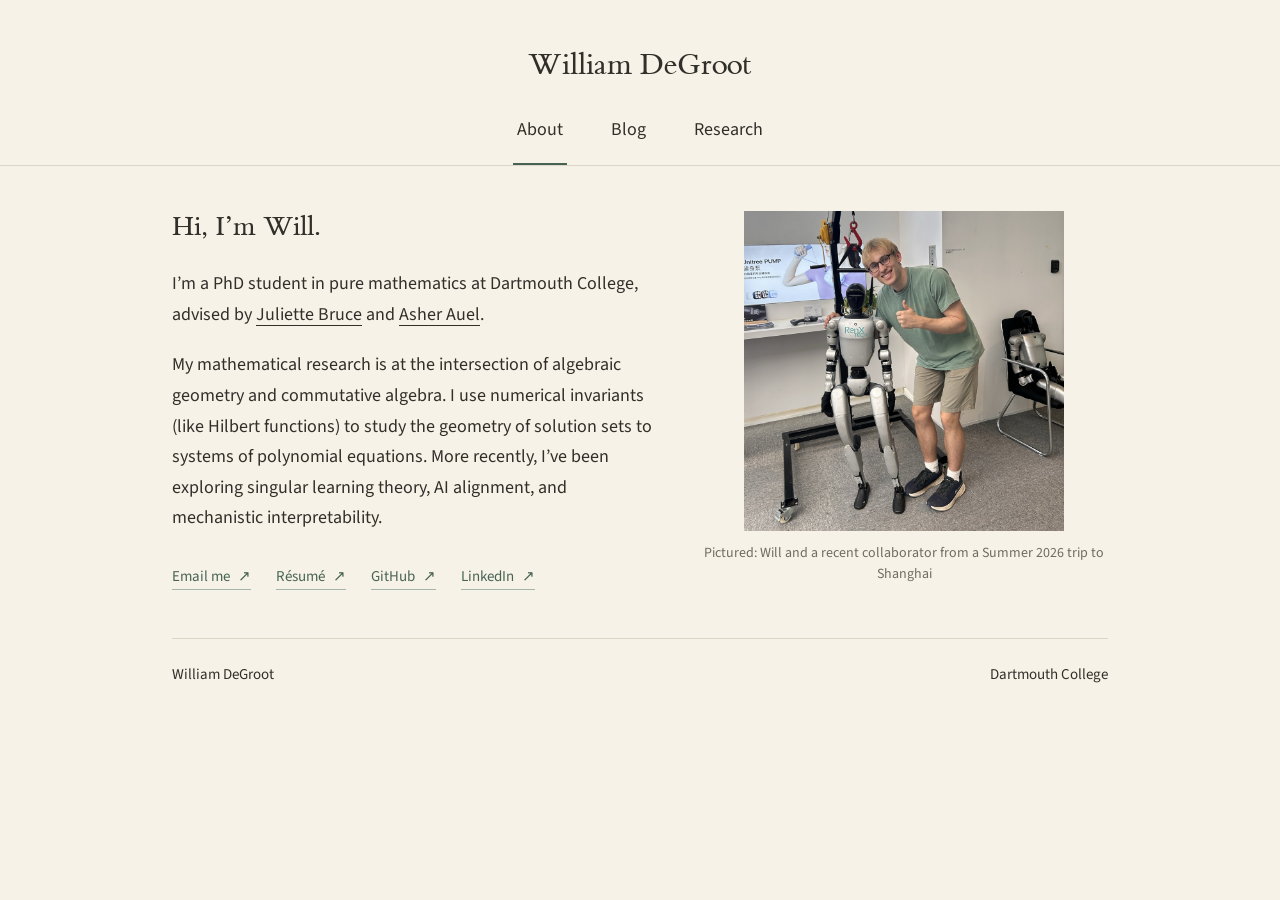
<file: index.html>
<!doctype html>
<html lang="en"><head><meta charset="utf-8"><meta name="viewport" content="width=device-width,initial-scale=1"><title>About — William DeGroot</title><meta name="description" content="William DeGroot, PhD student in pure mathematics at Dartmouth College. Research and writing."><link rel="icon" type="image/svg+xml" href="data:image/svg+xml,%3Csvg%20xmlns%3D%22http%3A//www.w3.org/2000/svg%22%20viewBox%3D%220%200%2040%2040%22%3E%3Crect%20width%3D%2240%22%20height%3D%2240%22%20rx%3D%228%22%20fill%3D%22%23213d35%22/%3E%3Ctext%20x%3D%2220%22%20y%3D%2229%22%20text-anchor%3D%22middle%22%20font-family%3D%22Georgia%22%20font-size%3D%2229%22%20fill%3D%22white%22%3Ew%3C/text%3E%3C/svg%3E"><link rel="stylesheet" href="style.css?v=parchment-2"></head>
<body class="about-page"><a class="skip" href="#main">Skip to content</a><header><a class="name" href="index.html">William DeGroot</a><nav aria-label="Main navigation"><a href="index.html" aria-current="page">About</a><a href="blog.html" >Blog</a><a href="research.html">Research</a></nav></header>
<main id="main"><section class="intro"><div class="intro-copy"><h1>Hi, I’m Will.</h1><p class="lead">I’m a PhD student in pure mathematics at Dartmouth College, advised by <a href="https://www.juliettebruce.xyz/">Juliette Bruce</a> and <a href="https://math.dartmouth.edu/~auel/">Asher Auel</a>.</p><p>My mathematical research is at the intersection of algebraic geometry and commutative algebra. I use numerical invariants (like Hilbert functions) to study the geometry of solution sets to systems of polynomial equations. More recently, I’ve been exploring singular learning theory, AI alignment, and mechanistic interpretability.</p><div class="links"><a href="mailto:william.h.degroot.gr@dartmouth.edu">Email me <span aria-hidden="true">↗</span></a><a href="assets/william-degroot-resume.pdf">Résumé <span aria-hidden="true">↗</span></a><a href="https://github.com/willdeg">GitHub <span aria-hidden="true">↗</span></a><a href="https://www.linkedin.com/in/william-degroot-299a791ab">LinkedIn <span aria-hidden="true">↗</span></a></div></div><figure><img class="portrait-square" src="assets/will-and-robot-square.jpg" width="1000" height="1000" alt="Will smiling beside a standing humanoid robot, with his hand on its shoulder."><figcaption>Pictured: Will and a recent collaborator from a Summer 2026 trip to Shanghai</figcaption></figure></section></main>
<footer><span>William DeGroot</span><span>Dartmouth College</span></footer></body></html>
</file>
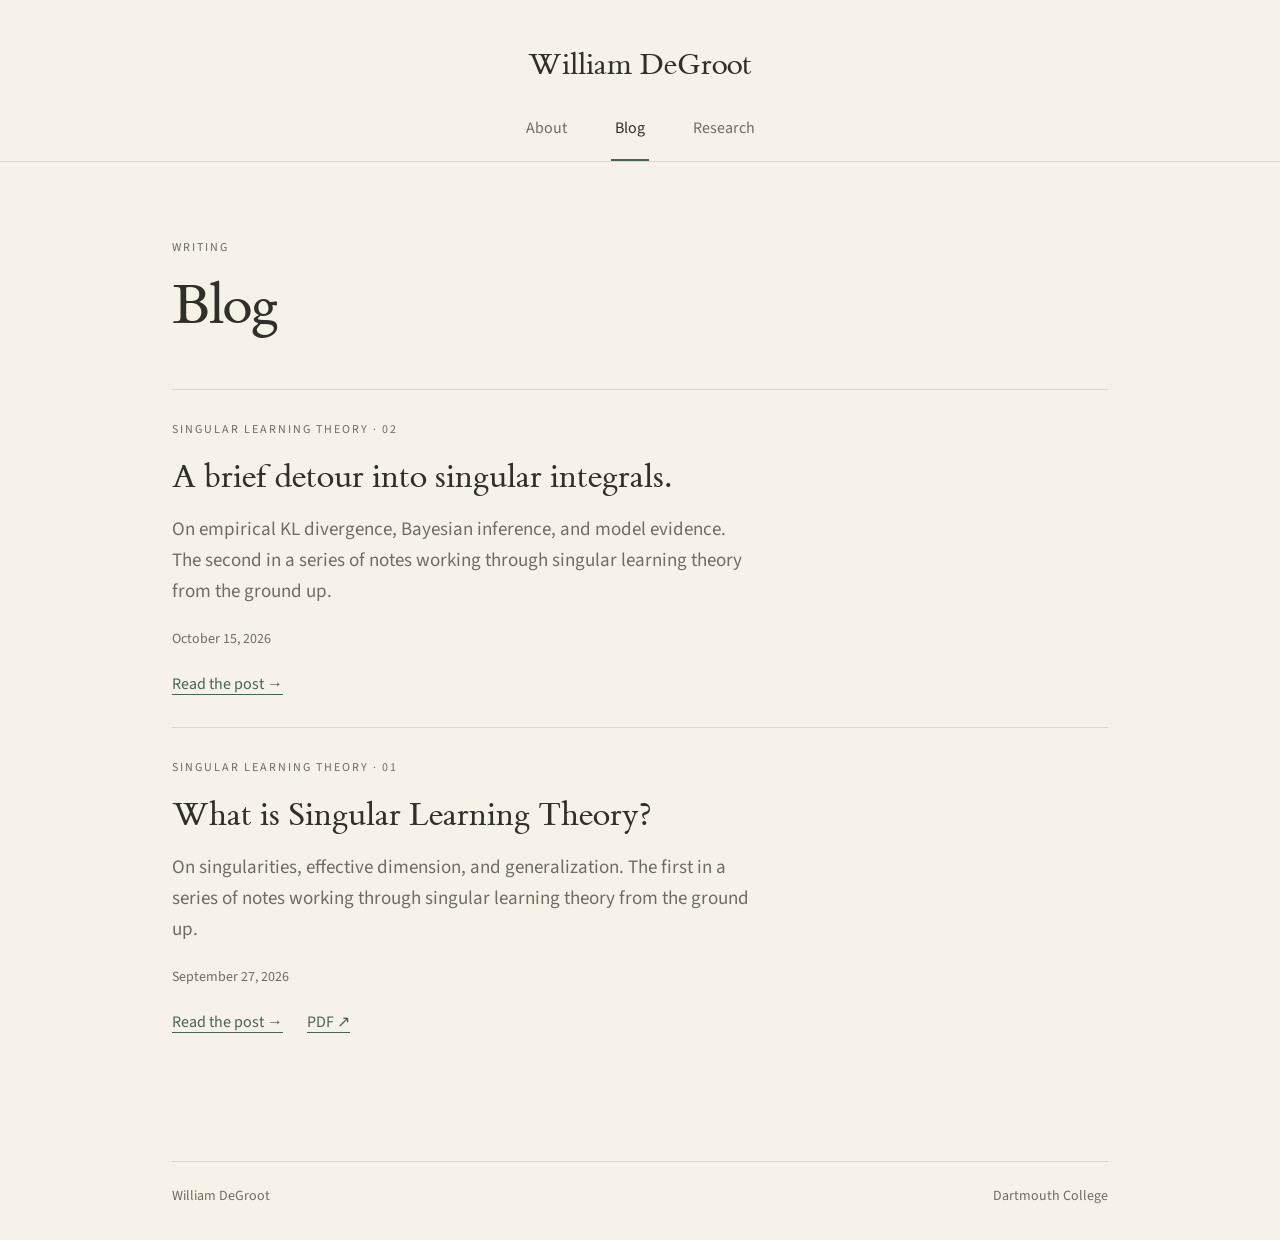
<file: blog.html>
<!doctype html>
<html lang="en"><head><meta charset="utf-8"><meta name="viewport" content="width=device-width,initial-scale=1"><title>Blog — William DeGroot</title><meta name="description" content="William DeGroot, PhD student in pure mathematics at Dartmouth College. Research and writing."><link rel="icon" type="image/svg+xml" href="data:image/svg+xml,%3Csvg%20xmlns%3D%22http%3A//www.w3.org/2000/svg%22%20viewBox%3D%220%200%2040%2040%22%3E%3Crect%20width%3D%2240%22%20height%3D%2240%22%20rx%3D%228%22%20fill%3D%22%23213d35%22/%3E%3Ctext%20x%3D%2220%22%20y%3D%2229%22%20text-anchor%3D%22middle%22%20font-family%3D%22Georgia%22%20font-size%3D%2229%22%20fill%3D%22white%22%3Ew%3C/text%3E%3C/svg%3E"><link rel="stylesheet" href="style.css?v=parchment-2"></head>
<body><a class="skip" href="#main">Skip to content</a><header><a class="name" href="index.html">William DeGroot</a><nav aria-label="Main navigation"><a href="index.html" >About</a><a href="blog.html" aria-current="page">Blog</a><a href="research.html">Research</a></nav></header>
<main id="main" class="blog"><p class="eyebrow">Writing</p><h1>Blog</h1>
<article class="blog-entry"><p class="eyebrow">Singular learning theory · 02</p><a class="paper-title" href="singular-integrals.html">A brief detour into singular integrals.</a><p class="excerpt">On empirical KL divergence, Bayesian inference, and model evidence. The second in a series of notes working through singular learning theory from the ground up.</p><p class="authors"><time datetime="2026-10-15">October 15, 2026</time></p><div class="entry-links"><a href="singular-integrals.html">Read the post →</a></div></article>
<article class="blog-entry"><p class="eyebrow">Singular learning theory · 01</p><a class="paper-title" href="why-slt.html">What is Singular Learning Theory?</a><p class="excerpt">On singularities, effective dimension, and generalization. The first in a series of notes working through singular learning theory from the ground up.</p><p class="authors"><time datetime="2026-09-27">September 27, 2026</time></p><div class="entry-links"><a href="why-slt.html">Read the post →</a><a href="assets/slt/why-slt.pdf">PDF ↗</a></div></article></main>
<footer><span>William DeGroot</span><span>Dartmouth College</span></footer></body></html>
</file>
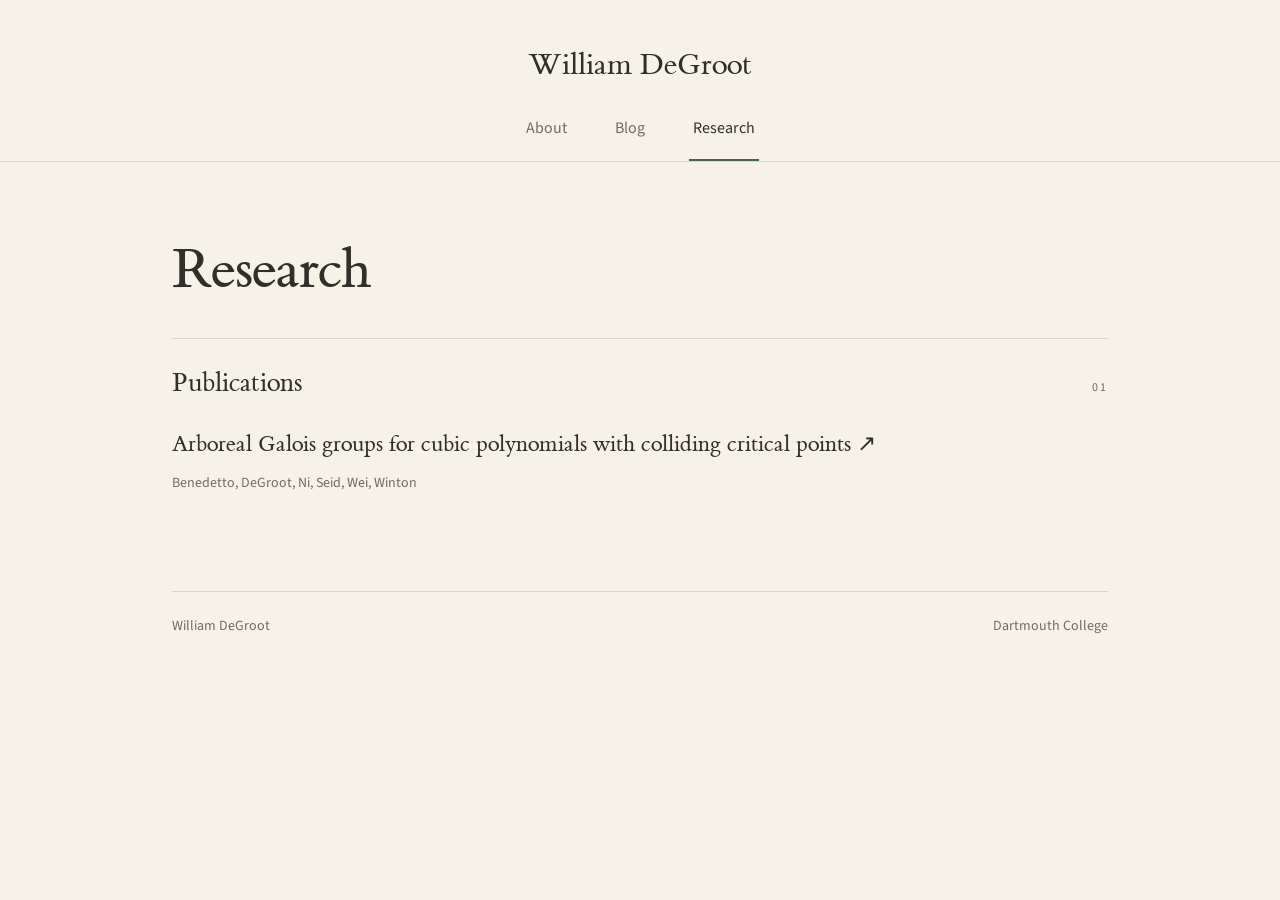
<file: research.html>
<!doctype html>
<html lang="en"><head><meta charset="utf-8"><meta name="viewport" content="width=device-width,initial-scale=1"><title>Research — William DeGroot</title><meta name="description" content="William DeGroot, PhD student in pure mathematics at Dartmouth College. Research and writing."><link rel="icon" type="image/svg+xml" href="data:image/svg+xml,%3Csvg%20xmlns%3D%22http%3A//www.w3.org/2000/svg%22%20viewBox%3D%220%200%2040%2040%22%3E%3Crect%20width%3D%2240%22%20height%3D%2240%22%20rx%3D%228%22%20fill%3D%22%23213d35%22/%3E%3Ctext%20x%3D%2220%22%20y%3D%2229%22%20text-anchor%3D%22middle%22%20font-family%3D%22Georgia%22%20font-size%3D%2229%22%20fill%3D%22white%22%3Ew%3C/text%3E%3C/svg%3E"><link rel="stylesheet" href="style.css?v=parchment-2"></head>
<body><a class="skip" href="#main">Skip to content</a><header><a class="name" href="index.html">William DeGroot</a><nav aria-label="Main navigation"><a href="index.html">About</a><a href="blog.html" >Blog</a><a href="research.html" aria-current="page">Research</a></nav></header>
<main id="main" class="research"><h1>Research</h1><section class="publication" aria-labelledby="publications"><div class="section-heading"><h2 id="publications">Publications</h2><span class="eyebrow">01</span></div><article><a class="paper-title" href="https://arxiv.org/abs/2404.04034">Arboreal Galois groups for cubic polynomials with colliding critical points <span aria-hidden="true">↗</span></a><p class="authors">Benedetto, DeGroot, Ni, Seid, Wei, Winton</p></article></section></main>
<footer><span>William DeGroot</span><span>Dartmouth College</span></footer></body></html>
</file>
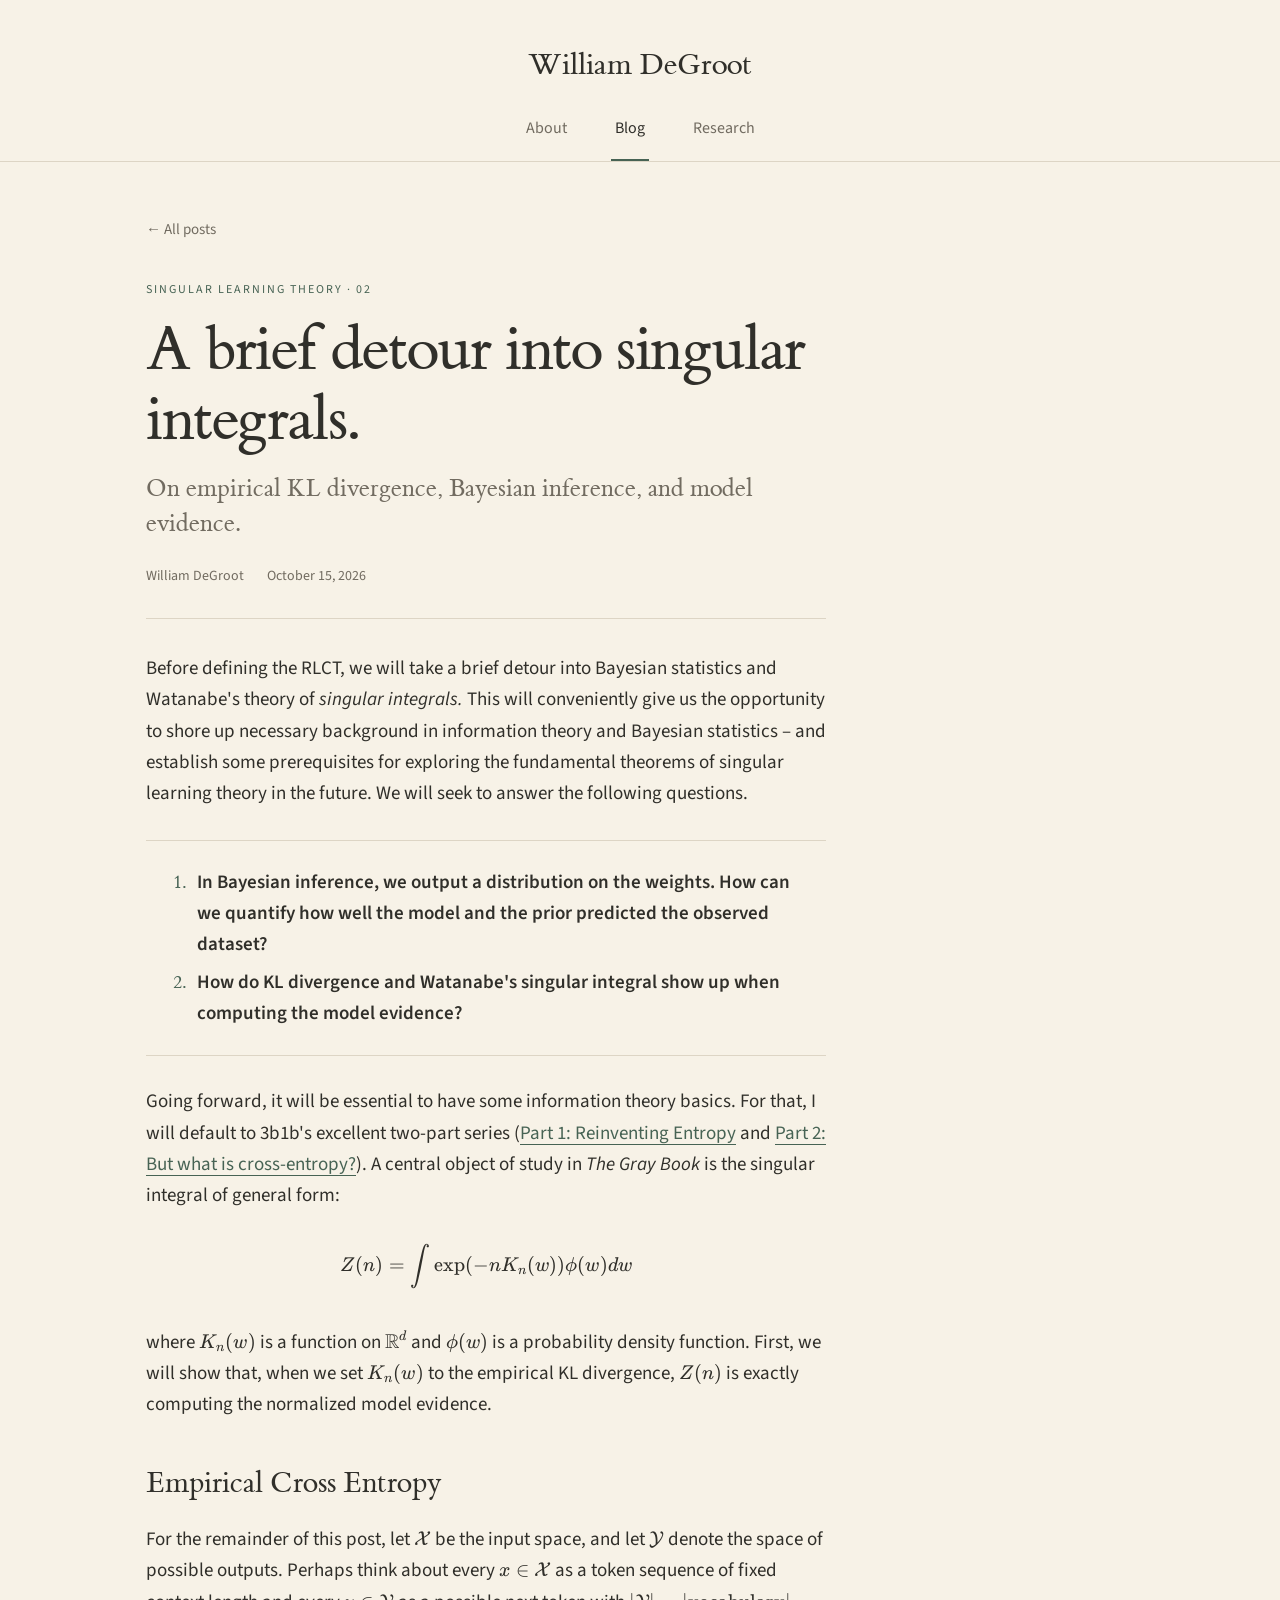
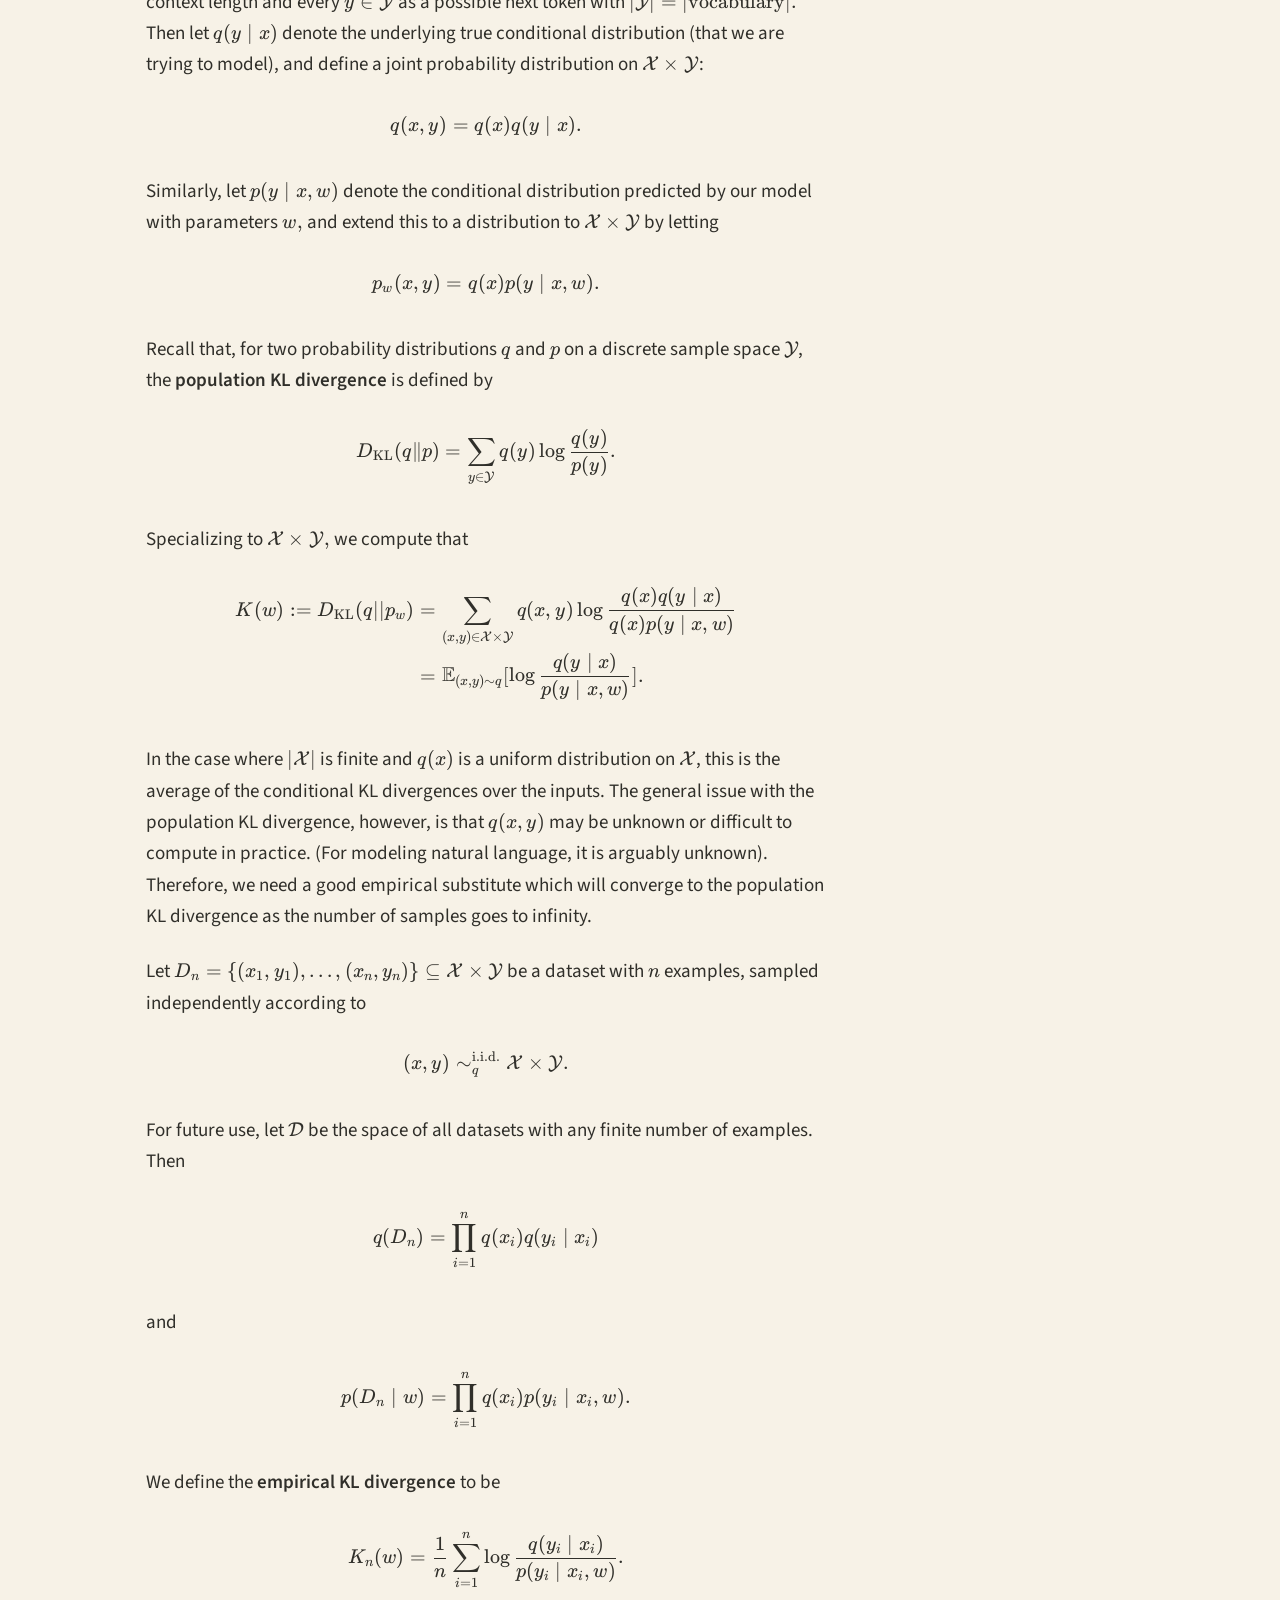
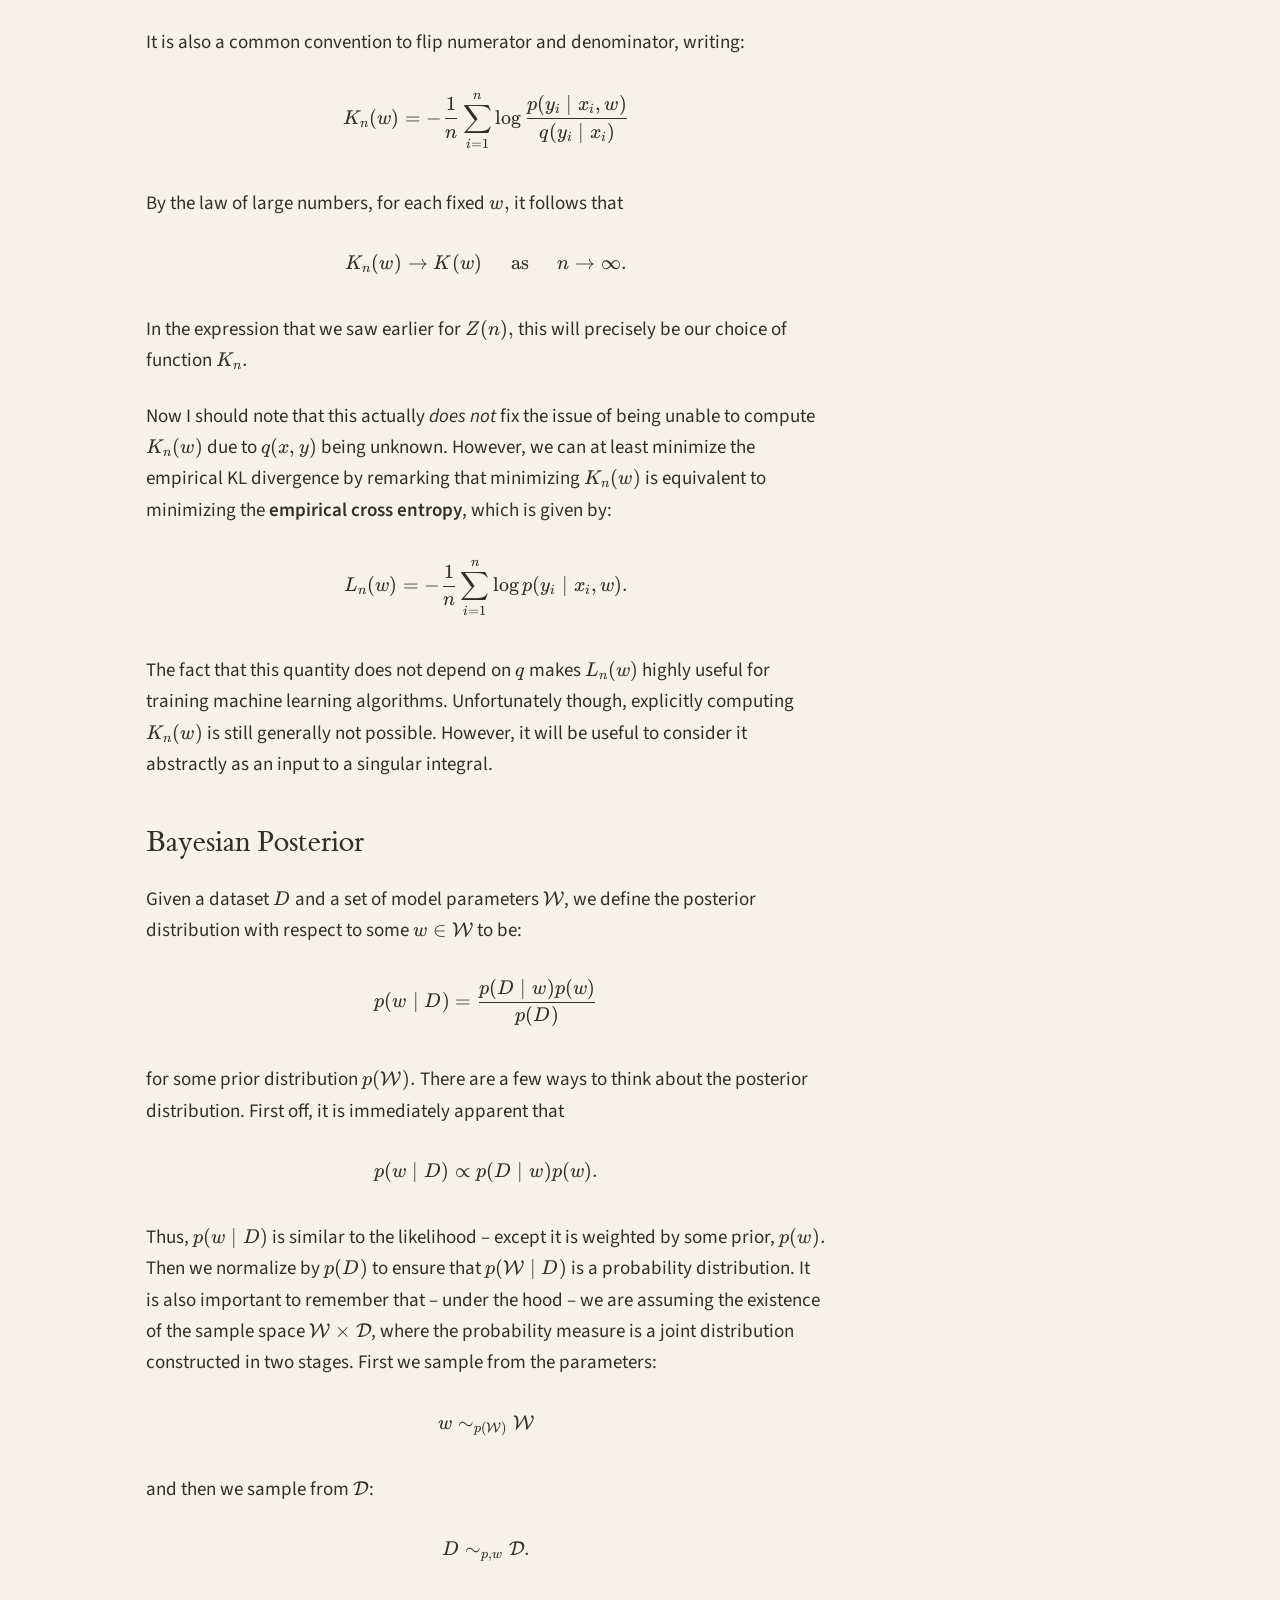
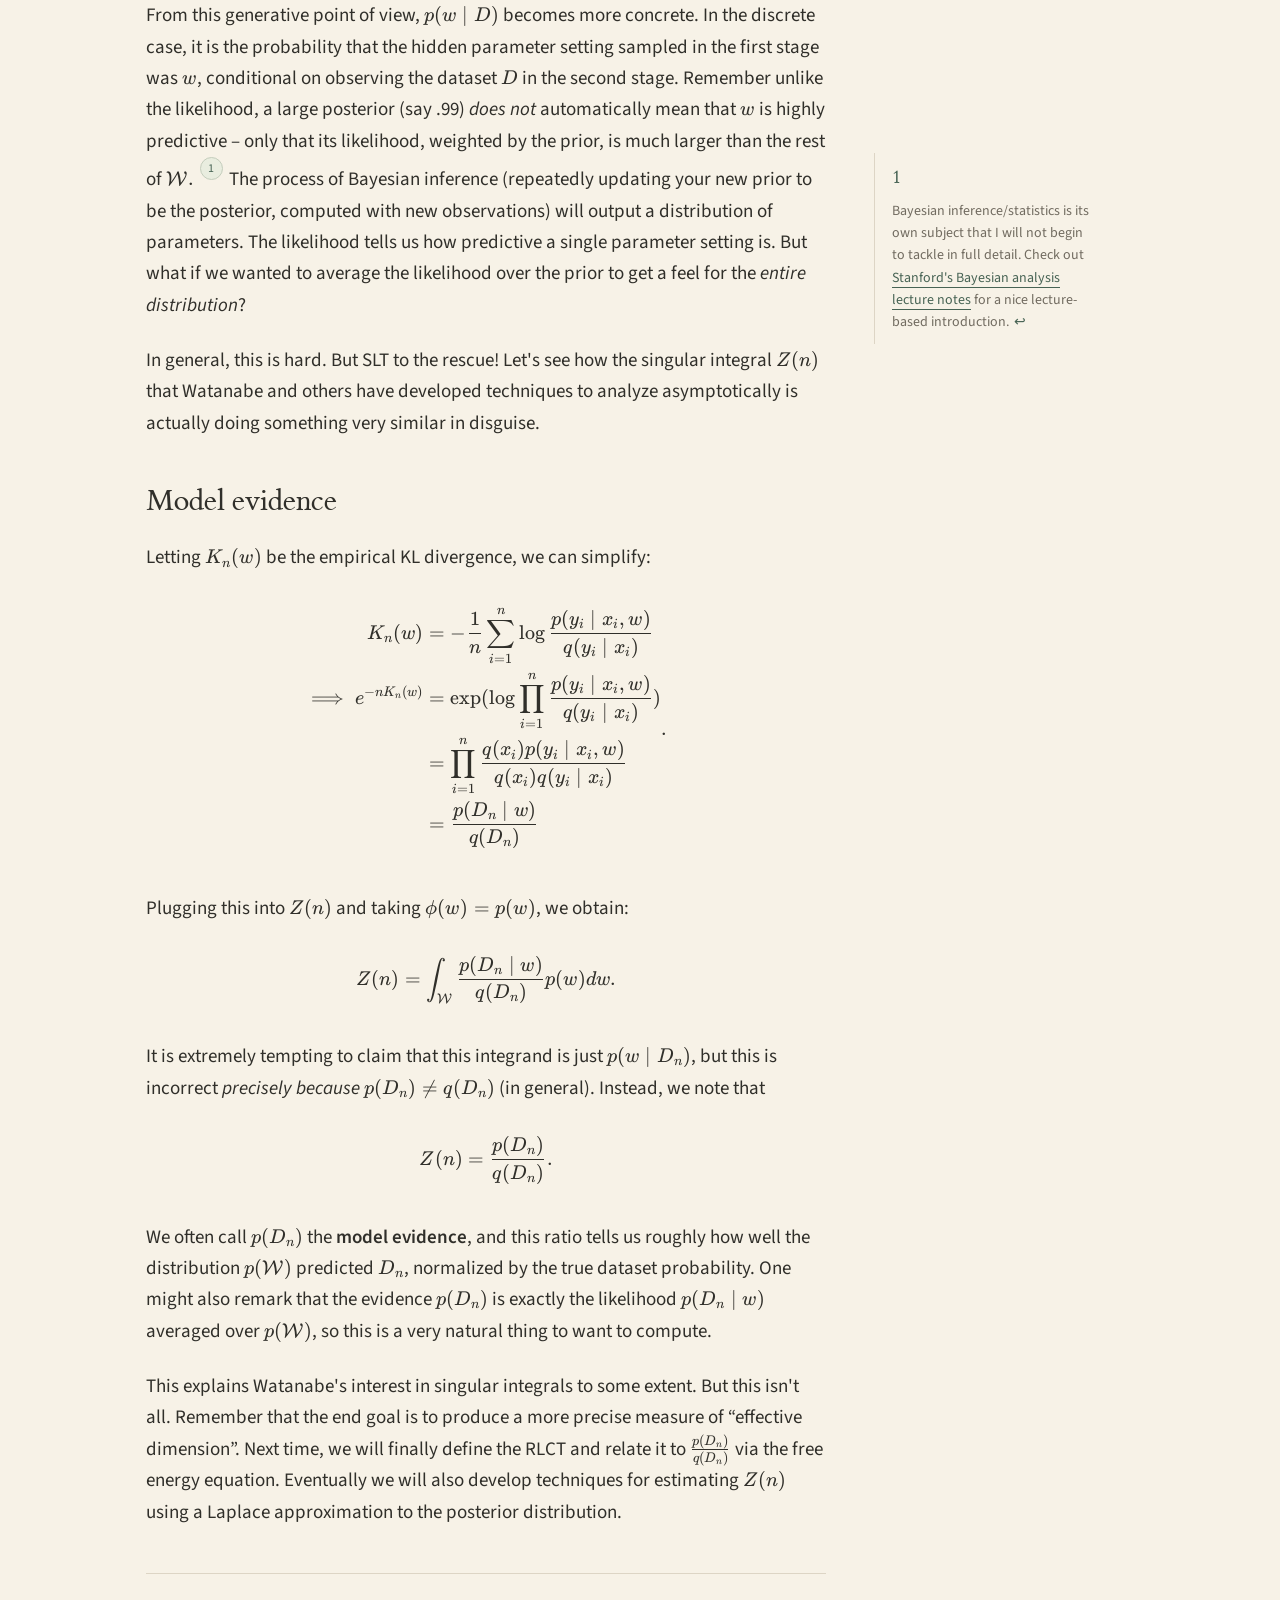
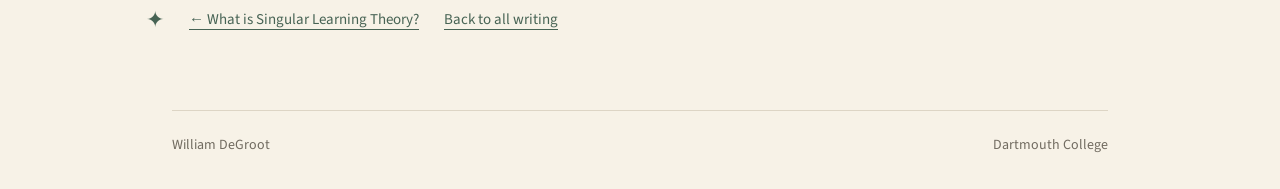
<file: singular-integrals.html>
<!doctype html>
<html lang="en"><head><meta charset="utf-8"><meta name="viewport" content="width=device-width,initial-scale=1"><title>A brief detour into singular integrals. — William DeGroot</title><meta name="description" content="On empirical KL divergence, Bayesian inference, and model evidence. The second post in William DeGroot’s singular learning theory series."><link rel="icon" type="image/svg+xml" href="data:image/svg+xml,%3Csvg%20xmlns%3D%22http%3A//www.w3.org/2000/svg%22%20viewBox%3D%220%200%2040%2040%22%3E%3Crect%20width%3D%2240%22%20height%3D%2240%22%20rx%3D%228%22%20fill%3D%22%23213d35%22/%3E%3Ctext%20x%3D%2220%22%20y%3D%2229%22%20text-anchor%3D%22middle%22%20font-family%3D%22Georgia%22%20font-size%3D%2229%22%20fill%3D%22white%22%3Ew%3C/text%3E%3C/svg%3E"><link rel="stylesheet" href="style.css?v=parchment-2"><link rel="stylesheet" href="vendor/katex/katex.min.css"><script src="post.js" defer></script></head>
<body class="article-page"><a class="skip" href="#main">Skip to content</a><header><a class="name" href="index.html">William DeGroot</a><nav aria-label="Main navigation"><a href="index.html" >About</a><a href="blog.html" aria-current="page">Blog</a><a href="research.html">Research</a></nav></header>
<main id="main" class="post">
<a class="back" href="blog.html">← All posts</a>
<article aria-labelledby="post-title">
<div class="post-heading"><p class="eyebrow">Singular learning theory · 02</p>
<h1 id="post-title">A brief detour into singular integrals.</h1>
<p class="post-subtitle">On empirical KL divergence, Bayesian inference, and model evidence.</p>
<div class="post-meta"><span>William DeGroot</span><time datetime="2026-10-15">October 15, 2026</time></div></div>
<div class="post-body"><p>Before defining the RLCT, we will take a brief detour into Bayesian statistics and Watanabe&#x27;s theory of <em>singular integrals.</em> This will conveniently give us the opportunity to shore up necessary background in information theory and Bayesian statistics – and establish some prerequisites for exploring the fundamental theorems of singular learning theory in the future. We will seek to answer the following questions.</p>
<ol class="guiding-questions"><li><strong>In Bayesian inference, we output a distribution on the weights. How can we quantify how well the model and the  prior predicted the observed dataset?</strong></li><li><strong>How do KL divergence and Watanabe&#x27;s singular integral show up when computing the model evidence?</strong></li></ol>
<p>Going forward, it will be essential to have some information theory basics. For that, I will default to 3b1b&#x27;s excellent two-part series (<a href="https://www.youtube.com/watch?v=l6DKRf-fAAM">Part 1: Reinventing Entropy</a> and <a href="https://www.youtube.com/watch?v=GlYgs6v2YfU">Part 2: But what is cross-entropy?</a>). A central object of study in <em>The Gray Book</em> is the singular integral of general form:</p>
<div class="equation" tabindex="0" role="group" aria-label="Equation; scroll horizontally if needed"><span class="katex-display"><span class="katex"><span class="katex-mathml"><math xmlns="http://www.w3.org/1998/Math/MathML" display="block"><semantics><mrow><mi>Z</mi><mo stretchy="false">(</mo><mi>n</mi><mo stretchy="false">)</mo><mo>=</mo><mo>∫</mo><mtext>exp</mtext><mo stretchy="false">(</mo><mo>−</mo><mi>n</mi><msub><mi>K</mi><mi>n</mi></msub><mo stretchy="false">(</mo><mi>w</mi><mo stretchy="false">)</mo><mo stretchy="false">)</mo><mi>ϕ</mi><mo stretchy="false">(</mo><mi>w</mi><mo stretchy="false">)</mo><mi>d</mi><mi>w</mi></mrow><annotation encoding="application/x-tex">Z(n) = \int\textrm{exp}(-nK_n(w))\phi(w)dw</annotation></semantics></math></span><span class="katex-html" aria-hidden="true"><span class="base"><span class="strut" style="height:1em;vertical-align:-0.25em;"></span><span class="mord mathnormal" style="margin-right:0.07153em;">Z</span><span class="mopen">(</span><span class="mord mathnormal">n</span><span class="mclose">)</span><span class="mspace" style="margin-right:0.2778em;"></span><span class="mrel">=</span><span class="mspace" style="margin-right:0.2778em;"></span></span><span class="base"><span class="strut" style="height:2.2222em;vertical-align:-0.8622em;"></span><span class="mop op-symbol large-op" style="margin-right:0.44445em;position:relative;top:-0.0011em;">∫</span><span class="mspace" style="margin-right:0.1667em;"></span><span class="mord text"><span class="mord textrm">exp</span></span><span class="mopen">(</span><span class="mord">−</span><span class="mord mathnormal">n</span><span class="mord"><span class="mord mathnormal" style="margin-right:0.07153em;">K</span><span class="msupsub"><span class="vlist-t vlist-t2"><span class="vlist-r"><span class="vlist" style="height:0.1514em;"><span style="top:-2.55em;margin-left:-0.0715em;margin-right:0.05em;"><span class="pstrut" style="height:2.7em;"></span><span class="sizing reset-size6 size3 mtight"><span class="mord mathnormal mtight">n</span></span></span></span><span class="vlist-s">​</span></span><span class="vlist-r"><span class="vlist" style="height:0.15em;"><span></span></span></span></span></span></span><span class="mopen">(</span><span class="mord mathnormal" style="margin-right:0.02691em;">w</span><span class="mclose">))</span><span class="mord mathnormal">ϕ</span><span class="mopen">(</span><span class="mord mathnormal" style="margin-right:0.02691em;">w</span><span class="mclose">)</span><span class="mord mathnormal">d</span><span class="mord mathnormal" style="margin-right:0.02691em;">w</span></span></span></span></span></div>
<p>where <span class="katex"><span class="katex-mathml"><math xmlns="http://www.w3.org/1998/Math/MathML"><semantics><mrow><msub><mi>K</mi><mi>n</mi></msub><mo stretchy="false">(</mo><mi>w</mi><mo stretchy="false">)</mo></mrow><annotation encoding="application/x-tex">K_n(w)</annotation></semantics></math></span><span class="katex-html" aria-hidden="true"><span class="base"><span class="strut" style="height:1em;vertical-align:-0.25em;"></span><span class="mord"><span class="mord mathnormal" style="margin-right:0.07153em;">K</span><span class="msupsub"><span class="vlist-t vlist-t2"><span class="vlist-r"><span class="vlist" style="height:0.1514em;"><span style="top:-2.55em;margin-left:-0.0715em;margin-right:0.05em;"><span class="pstrut" style="height:2.7em;"></span><span class="sizing reset-size6 size3 mtight"><span class="mord mathnormal mtight">n</span></span></span></span><span class="vlist-s">​</span></span><span class="vlist-r"><span class="vlist" style="height:0.15em;"><span></span></span></span></span></span></span><span class="mopen">(</span><span class="mord mathnormal" style="margin-right:0.02691em;">w</span><span class="mclose">)</span></span></span></span> is a function on <span class="katex"><span class="katex-mathml"><math xmlns="http://www.w3.org/1998/Math/MathML"><semantics><mrow><msup><mi mathvariant="double-struck">R</mi><mi>d</mi></msup></mrow><annotation encoding="application/x-tex">\RR^d</annotation></semantics></math></span><span class="katex-html" aria-hidden="true"><span class="base"><span class="strut" style="height:0.8491em;"></span><span class="mord"><span class="mord mathbb">R</span><span class="msupsub"><span class="vlist-t"><span class="vlist-r"><span class="vlist" style="height:0.8491em;"><span style="top:-3.063em;margin-right:0.05em;"><span class="pstrut" style="height:2.7em;"></span><span class="sizing reset-size6 size3 mtight"><span class="mord mathnormal mtight">d</span></span></span></span></span></span></span></span></span></span></span> and <span class="katex"><span class="katex-mathml"><math xmlns="http://www.w3.org/1998/Math/MathML"><semantics><mrow><mi>ϕ</mi><mo stretchy="false">(</mo><mi>w</mi><mo stretchy="false">)</mo></mrow><annotation encoding="application/x-tex">\phi(w)</annotation></semantics></math></span><span class="katex-html" aria-hidden="true"><span class="base"><span class="strut" style="height:1em;vertical-align:-0.25em;"></span><span class="mord mathnormal">ϕ</span><span class="mopen">(</span><span class="mord mathnormal" style="margin-right:0.02691em;">w</span><span class="mclose">)</span></span></span></span> is a probability density function. First, we will show that, when we set <span class="katex"><span class="katex-mathml"><math xmlns="http://www.w3.org/1998/Math/MathML"><semantics><mrow><msub><mi>K</mi><mi>n</mi></msub><mo stretchy="false">(</mo><mi>w</mi><mo stretchy="false">)</mo></mrow><annotation encoding="application/x-tex">K_n(w)</annotation></semantics></math></span><span class="katex-html" aria-hidden="true"><span class="base"><span class="strut" style="height:1em;vertical-align:-0.25em;"></span><span class="mord"><span class="mord mathnormal" style="margin-right:0.07153em;">K</span><span class="msupsub"><span class="vlist-t vlist-t2"><span class="vlist-r"><span class="vlist" style="height:0.1514em;"><span style="top:-2.55em;margin-left:-0.0715em;margin-right:0.05em;"><span class="pstrut" style="height:2.7em;"></span><span class="sizing reset-size6 size3 mtight"><span class="mord mathnormal mtight">n</span></span></span></span><span class="vlist-s">​</span></span><span class="vlist-r"><span class="vlist" style="height:0.15em;"><span></span></span></span></span></span></span><span class="mopen">(</span><span class="mord mathnormal" style="margin-right:0.02691em;">w</span><span class="mclose">)</span></span></span></span> to the empirical KL divergence, <span class="katex"><span class="katex-mathml"><math xmlns="http://www.w3.org/1998/Math/MathML"><semantics><mrow><mi>Z</mi><mo stretchy="false">(</mo><mi>n</mi><mo stretchy="false">)</mo></mrow><annotation encoding="application/x-tex">Z(n)</annotation></semantics></math></span><span class="katex-html" aria-hidden="true"><span class="base"><span class="strut" style="height:1em;vertical-align:-0.25em;"></span><span class="mord mathnormal" style="margin-right:0.07153em;">Z</span><span class="mopen">(</span><span class="mord mathnormal">n</span><span class="mclose">)</span></span></span></span> is exactly computing the normalized model evidence.</p>
<h2 id="empirical-cross-entropy">Empirical Cross Entropy</h2>
<p>For the remainder of this post, let <span class="katex"><span class="katex-mathml"><math xmlns="http://www.w3.org/1998/Math/MathML"><semantics><mrow><mi mathvariant="script">X</mi></mrow><annotation encoding="application/x-tex">\mathcal{X}</annotation></semantics></math></span><span class="katex-html" aria-hidden="true"><span class="base"><span class="strut" style="height:0.6833em;"></span><span class="mord mathcal" style="margin-right:0.14643em;">X</span></span></span></span> be the input space, and let <span class="katex"><span class="katex-mathml"><math xmlns="http://www.w3.org/1998/Math/MathML"><semantics><mrow><mi mathvariant="script">Y</mi></mrow><annotation encoding="application/x-tex">\mathcal{Y}</annotation></semantics></math></span><span class="katex-html" aria-hidden="true"><span class="base"><span class="strut" style="height:0.7805em;vertical-align:-0.0972em;"></span><span class="mord mathcal" style="margin-right:0.08222em;">Y</span></span></span></span> denote the space of possible outputs. Perhaps think about every <span class="katex"><span class="katex-mathml"><math xmlns="http://www.w3.org/1998/Math/MathML"><semantics><mrow><mi>x</mi><mo>∈</mo><mi mathvariant="script">X</mi></mrow><annotation encoding="application/x-tex">x \in \cX</annotation></semantics></math></span><span class="katex-html" aria-hidden="true"><span class="base"><span class="strut" style="height:0.5782em;vertical-align:-0.0391em;"></span><span class="mord mathnormal">x</span><span class="mspace" style="margin-right:0.2778em;"></span><span class="mrel">∈</span><span class="mspace" style="margin-right:0.2778em;"></span></span><span class="base"><span class="strut" style="height:0.6833em;"></span><span class="mord mathcal" style="margin-right:0.14643em;">X</span></span></span></span> as a token sequence of fixed context length and every <span class="katex"><span class="katex-mathml"><math xmlns="http://www.w3.org/1998/Math/MathML"><semantics><mrow><mi>y</mi><mo>∈</mo><mi mathvariant="script">Y</mi></mrow><annotation encoding="application/x-tex">y \in \cY</annotation></semantics></math></span><span class="katex-html" aria-hidden="true"><span class="base"><span class="strut" style="height:0.7335em;vertical-align:-0.1944em;"></span><span class="mord mathnormal" style="margin-right:0.03588em;">y</span><span class="mspace" style="margin-right:0.2778em;"></span><span class="mrel">∈</span><span class="mspace" style="margin-right:0.2778em;"></span></span><span class="base"><span class="strut" style="height:0.7805em;vertical-align:-0.0972em;"></span><span class="mord mathcal" style="margin-right:0.08222em;">Y</span></span></span></span> as a possible next token with <span class="katex"><span class="katex-mathml"><math xmlns="http://www.w3.org/1998/Math/MathML"><semantics><mrow><mi mathvariant="normal">∣</mi><mi mathvariant="script">Y</mi><mi mathvariant="normal">∣</mi><mo>=</mo><mi mathvariant="normal">∣</mi><mtext>vocabulary</mtext><mi mathvariant="normal">∣</mi><mi mathvariant="normal">.</mi></mrow><annotation encoding="application/x-tex">|\cY| = |\textrm{vocabulary}|.</annotation></semantics></math></span><span class="katex-html" aria-hidden="true"><span class="base"><span class="strut" style="height:1em;vertical-align:-0.25em;"></span><span class="mord">∣</span><span class="mord mathcal" style="margin-right:0.08222em;">Y</span><span class="mord">∣</span><span class="mspace" style="margin-right:0.2778em;"></span><span class="mrel">=</span><span class="mspace" style="margin-right:0.2778em;"></span></span><span class="base"><span class="strut" style="height:1em;vertical-align:-0.25em;"></span><span class="mord">∣</span><span class="mord text"><span class="mord textrm">vocabulary</span></span><span class="mord">∣.</span></span></span></span> Then let <span class="katex"><span class="katex-mathml"><math xmlns="http://www.w3.org/1998/Math/MathML"><semantics><mrow><mi>q</mi><mo stretchy="false">(</mo><mi>y</mi><mo>∣</mo><mi>x</mi><mo stretchy="false">)</mo></mrow><annotation encoding="application/x-tex">q(y \mid x)</annotation></semantics></math></span><span class="katex-html" aria-hidden="true"><span class="base"><span class="strut" style="height:1em;vertical-align:-0.25em;"></span><span class="mord mathnormal" style="margin-right:0.03588em;">q</span><span class="mopen">(</span><span class="mord mathnormal" style="margin-right:0.03588em;">y</span><span class="mspace" style="margin-right:0.2778em;"></span><span class="mrel">∣</span><span class="mspace" style="margin-right:0.2778em;"></span></span><span class="base"><span class="strut" style="height:1em;vertical-align:-0.25em;"></span><span class="mord mathnormal">x</span><span class="mclose">)</span></span></span></span> denote the underlying true conditional distribution (that we are trying to model), and define a joint probability distribution on <span class="katex"><span class="katex-mathml"><math xmlns="http://www.w3.org/1998/Math/MathML"><semantics><mrow><mi mathvariant="script">X</mi><mo>×</mo><mi mathvariant="script">Y</mi></mrow><annotation encoding="application/x-tex">\cX \times \cY</annotation></semantics></math></span><span class="katex-html" aria-hidden="true"><span class="base"><span class="strut" style="height:0.7667em;vertical-align:-0.0833em;"></span><span class="mord mathcal" style="margin-right:0.14643em;">X</span><span class="mspace" style="margin-right:0.2222em;"></span><span class="mbin">×</span><span class="mspace" style="margin-right:0.2222em;"></span></span><span class="base"><span class="strut" style="height:0.7805em;vertical-align:-0.0972em;"></span><span class="mord mathcal" style="margin-right:0.08222em;">Y</span></span></span></span>:</p>
<div class="equation" tabindex="0" role="group" aria-label="Equation; scroll horizontally if needed"><span class="katex-display"><span class="katex"><span class="katex-mathml"><math xmlns="http://www.w3.org/1998/Math/MathML" display="block"><semantics><mrow><mi>q</mi><mo stretchy="false">(</mo><mi>x</mi><mo separator="true">,</mo><mi>y</mi><mo stretchy="false">)</mo><mo>=</mo><mi>q</mi><mo stretchy="false">(</mo><mi>x</mi><mo stretchy="false">)</mo><mi>q</mi><mo stretchy="false">(</mo><mi>y</mi><mo>∣</mo><mi>x</mi><mo stretchy="false">)</mo><mi mathvariant="normal">.</mi></mrow><annotation encoding="application/x-tex">q(x,y) = q(x)q(y \mid x).</annotation></semantics></math></span><span class="katex-html" aria-hidden="true"><span class="base"><span class="strut" style="height:1em;vertical-align:-0.25em;"></span><span class="mord mathnormal" style="margin-right:0.03588em;">q</span><span class="mopen">(</span><span class="mord mathnormal">x</span><span class="mpunct">,</span><span class="mspace" style="margin-right:0.1667em;"></span><span class="mord mathnormal" style="margin-right:0.03588em;">y</span><span class="mclose">)</span><span class="mspace" style="margin-right:0.2778em;"></span><span class="mrel">=</span><span class="mspace" style="margin-right:0.2778em;"></span></span><span class="base"><span class="strut" style="height:1em;vertical-align:-0.25em;"></span><span class="mord mathnormal" style="margin-right:0.03588em;">q</span><span class="mopen">(</span><span class="mord mathnormal">x</span><span class="mclose">)</span><span class="mord mathnormal" style="margin-right:0.03588em;">q</span><span class="mopen">(</span><span class="mord mathnormal" style="margin-right:0.03588em;">y</span><span class="mspace" style="margin-right:0.2778em;"></span><span class="mrel">∣</span><span class="mspace" style="margin-right:0.2778em;"></span></span><span class="base"><span class="strut" style="height:1em;vertical-align:-0.25em;"></span><span class="mord mathnormal">x</span><span class="mclose">)</span><span class="mord">.</span></span></span></span></span></div>
<p>Similarly, let <span class="katex"><span class="katex-mathml"><math xmlns="http://www.w3.org/1998/Math/MathML"><semantics><mrow><mi>p</mi><mo stretchy="false">(</mo><mi>y</mi><mo>∣</mo><mi>x</mi><mo separator="true">,</mo><mi>w</mi><mo stretchy="false">)</mo></mrow><annotation encoding="application/x-tex">p(y \mid x, w)</annotation></semantics></math></span><span class="katex-html" aria-hidden="true"><span class="base"><span class="strut" style="height:1em;vertical-align:-0.25em;"></span><span class="mord mathnormal">p</span><span class="mopen">(</span><span class="mord mathnormal" style="margin-right:0.03588em;">y</span><span class="mspace" style="margin-right:0.2778em;"></span><span class="mrel">∣</span><span class="mspace" style="margin-right:0.2778em;"></span></span><span class="base"><span class="strut" style="height:1em;vertical-align:-0.25em;"></span><span class="mord mathnormal">x</span><span class="mpunct">,</span><span class="mspace" style="margin-right:0.1667em;"></span><span class="mord mathnormal" style="margin-right:0.02691em;">w</span><span class="mclose">)</span></span></span></span> denote the conditional distribution predicted by our model with parameters <span class="katex"><span class="katex-mathml"><math xmlns="http://www.w3.org/1998/Math/MathML"><semantics><mrow><mi>w</mi><mo separator="true">,</mo></mrow><annotation encoding="application/x-tex">w,</annotation></semantics></math></span><span class="katex-html" aria-hidden="true"><span class="base"><span class="strut" style="height:0.625em;vertical-align:-0.1944em;"></span><span class="mord mathnormal" style="margin-right:0.02691em;">w</span><span class="mpunct">,</span></span></span></span> and extend this to a distribution to <span class="katex"><span class="katex-mathml"><math xmlns="http://www.w3.org/1998/Math/MathML"><semantics><mrow><mi mathvariant="script">X</mi><mo>×</mo><mi mathvariant="script">Y</mi></mrow><annotation encoding="application/x-tex">\cX \times \cY</annotation></semantics></math></span><span class="katex-html" aria-hidden="true"><span class="base"><span class="strut" style="height:0.7667em;vertical-align:-0.0833em;"></span><span class="mord mathcal" style="margin-right:0.14643em;">X</span><span class="mspace" style="margin-right:0.2222em;"></span><span class="mbin">×</span><span class="mspace" style="margin-right:0.2222em;"></span></span><span class="base"><span class="strut" style="height:0.7805em;vertical-align:-0.0972em;"></span><span class="mord mathcal" style="margin-right:0.08222em;">Y</span></span></span></span> by letting</p>
<div class="equation" tabindex="0" role="group" aria-label="Equation; scroll horizontally if needed"><span class="katex-display"><span class="katex"><span class="katex-mathml"><math xmlns="http://www.w3.org/1998/Math/MathML" display="block"><semantics><mrow><msub><mi>p</mi><mi>w</mi></msub><mo stretchy="false">(</mo><mi>x</mi><mo separator="true">,</mo><mi>y</mi><mo stretchy="false">)</mo><mo>=</mo><mi>q</mi><mo stretchy="false">(</mo><mi>x</mi><mo stretchy="false">)</mo><mi>p</mi><mo stretchy="false">(</mo><mi>y</mi><mo>∣</mo><mi>x</mi><mo separator="true">,</mo><mi>w</mi><mo stretchy="false">)</mo><mi mathvariant="normal">.</mi></mrow><annotation encoding="application/x-tex">p_w(x,y) = q(x)p(y \mid x,   w).</annotation></semantics></math></span><span class="katex-html" aria-hidden="true"><span class="base"><span class="strut" style="height:1em;vertical-align:-0.25em;"></span><span class="mord"><span class="mord mathnormal">p</span><span class="msupsub"><span class="vlist-t vlist-t2"><span class="vlist-r"><span class="vlist" style="height:0.1514em;"><span style="top:-2.55em;margin-left:0em;margin-right:0.05em;"><span class="pstrut" style="height:2.7em;"></span><span class="sizing reset-size6 size3 mtight"><span class="mord mathnormal mtight" style="margin-right:0.02691em;">w</span></span></span></span><span class="vlist-s">​</span></span><span class="vlist-r"><span class="vlist" style="height:0.15em;"><span></span></span></span></span></span></span><span class="mopen">(</span><span class="mord mathnormal">x</span><span class="mpunct">,</span><span class="mspace" style="margin-right:0.1667em;"></span><span class="mord mathnormal" style="margin-right:0.03588em;">y</span><span class="mclose">)</span><span class="mspace" style="margin-right:0.2778em;"></span><span class="mrel">=</span><span class="mspace" style="margin-right:0.2778em;"></span></span><span class="base"><span class="strut" style="height:1em;vertical-align:-0.25em;"></span><span class="mord mathnormal" style="margin-right:0.03588em;">q</span><span class="mopen">(</span><span class="mord mathnormal">x</span><span class="mclose">)</span><span class="mord mathnormal">p</span><span class="mopen">(</span><span class="mord mathnormal" style="margin-right:0.03588em;">y</span><span class="mspace" style="margin-right:0.2778em;"></span><span class="mrel">∣</span><span class="mspace" style="margin-right:0.2778em;"></span></span><span class="base"><span class="strut" style="height:1em;vertical-align:-0.25em;"></span><span class="mord mathnormal">x</span><span class="mpunct">,</span><span class="mspace" style="margin-right:0.1667em;"></span><span class="mord mathnormal" style="margin-right:0.02691em;">w</span><span class="mclose">)</span><span class="mord">.</span></span></span></span></span></div>
<p>Recall that, for two probability distributions <span class="katex"><span class="katex-mathml"><math xmlns="http://www.w3.org/1998/Math/MathML"><semantics><mrow><mi>q</mi></mrow><annotation encoding="application/x-tex">q</annotation></semantics></math></span><span class="katex-html" aria-hidden="true"><span class="base"><span class="strut" style="height:0.625em;vertical-align:-0.1944em;"></span><span class="mord mathnormal" style="margin-right:0.03588em;">q</span></span></span></span> and <span class="katex"><span class="katex-mathml"><math xmlns="http://www.w3.org/1998/Math/MathML"><semantics><mrow><mi>p</mi></mrow><annotation encoding="application/x-tex">p</annotation></semantics></math></span><span class="katex-html" aria-hidden="true"><span class="base"><span class="strut" style="height:0.625em;vertical-align:-0.1944em;"></span><span class="mord mathnormal">p</span></span></span></span> on a discrete sample space <span class="katex"><span class="katex-mathml"><math xmlns="http://www.w3.org/1998/Math/MathML"><semantics><mrow><mi mathvariant="script">Y</mi></mrow><annotation encoding="application/x-tex">\mathcal Y</annotation></semantics></math></span><span class="katex-html" aria-hidden="true"><span class="base"><span class="strut" style="height:0.7805em;vertical-align:-0.0972em;"></span><span class="mord mathcal" style="margin-right:0.08222em;">Y</span></span></span></span>, the <strong>population KL divergence</strong> is defined by</p>
<div class="equation" tabindex="0" role="group" aria-label="Equation; scroll horizontally if needed"><span class="katex-display"><span class="katex"><span class="katex-mathml"><math xmlns="http://www.w3.org/1998/Math/MathML" display="block"><semantics><mrow><msub><mi>D</mi><mrow><mi mathvariant="normal">K</mi><mi mathvariant="normal">L</mi></mrow></msub><mo stretchy="false">(</mo><mi>q</mi><mi mathvariant="normal">∥</mi><mi>p</mi><mo stretchy="false">)</mo><mo>=</mo><munder><mo>∑</mo><mrow><mi>y</mi><mo>∈</mo><mi mathvariant="script">Y</mi></mrow></munder><mi>q</mi><mo stretchy="false">(</mo><mi>y</mi><mo stretchy="false">)</mo><mi>log</mi><mo>⁡</mo><mfrac><mrow><mi>q</mi><mo stretchy="false">(</mo><mi>y</mi><mo stretchy="false">)</mo></mrow><mrow><mi>p</mi><mo stretchy="false">(</mo><mi>y</mi><mo stretchy="false">)</mo></mrow></mfrac><mi mathvariant="normal">.</mi></mrow><annotation encoding="application/x-tex">
D_{\mathrm{KL}}(q\|p)=\sum_{y\in\mathcal Y}q(y)\log\frac{q(y)}{p(y)}.
</annotation></semantics></math></span><span class="katex-html" aria-hidden="true"><span class="base"><span class="strut" style="height:1em;vertical-align:-0.25em;"></span><span class="mord"><span class="mord mathnormal" style="margin-right:0.02778em;">D</span><span class="msupsub"><span class="vlist-t vlist-t2"><span class="vlist-r"><span class="vlist" style="height:0.3283em;"><span style="top:-2.55em;margin-left:-0.0278em;margin-right:0.05em;"><span class="pstrut" style="height:2.7em;"></span><span class="sizing reset-size6 size3 mtight"><span class="mord mtight"><span class="mord mtight"><span class="mord mathrm mtight">KL</span></span></span></span></span></span><span class="vlist-s">​</span></span><span class="vlist-r"><span class="vlist" style="height:0.15em;"><span></span></span></span></span></span></span><span class="mopen">(</span><span class="mord mathnormal" style="margin-right:0.03588em;">q</span><span class="mord">∥</span><span class="mord mathnormal">p</span><span class="mclose">)</span><span class="mspace" style="margin-right:0.2778em;"></span><span class="mrel">=</span><span class="mspace" style="margin-right:0.2778em;"></span></span><span class="base"><span class="strut" style="height:2.8574em;vertical-align:-1.4304em;"></span><span class="mop op-limits"><span class="vlist-t vlist-t2"><span class="vlist-r"><span class="vlist" style="height:1.05em;"><span style="top:-1.8557em;margin-left:0em;"><span class="pstrut" style="height:3.05em;"></span><span class="sizing reset-size6 size3 mtight"><span class="mord mtight"><span class="mord mathnormal mtight" style="margin-right:0.03588em;">y</span><span class="mrel mtight">∈</span><span class="mord mathcal mtight" style="margin-right:0.08222em;">Y</span></span></span></span><span style="top:-3.05em;"><span class="pstrut" style="height:3.05em;"></span><span><span class="mop op-symbol large-op">∑</span></span></span></span><span class="vlist-s">​</span></span><span class="vlist-r"><span class="vlist" style="height:1.4304em;"><span></span></span></span></span></span><span class="mspace" style="margin-right:0.1667em;"></span><span class="mord mathnormal" style="margin-right:0.03588em;">q</span><span class="mopen">(</span><span class="mord mathnormal" style="margin-right:0.03588em;">y</span><span class="mclose">)</span><span class="mspace" style="margin-right:0.1667em;"></span><span class="mop">lo<span style="margin-right:0.01389em;">g</span></span><span class="mspace" style="margin-right:0.1667em;"></span><span class="mord"><span class="mopen nulldelimiter"></span><span class="mfrac"><span class="vlist-t vlist-t2"><span class="vlist-r"><span class="vlist" style="height:1.427em;"><span style="top:-2.314em;"><span class="pstrut" style="height:3em;"></span><span class="mord"><span class="mord mathnormal">p</span><span class="mopen">(</span><span class="mord mathnormal" style="margin-right:0.03588em;">y</span><span class="mclose">)</span></span></span><span style="top:-3.23em;"><span class="pstrut" style="height:3em;"></span><span class="frac-line" style="border-bottom-width:0.04em;"></span></span><span style="top:-3.677em;"><span class="pstrut" style="height:3em;"></span><span class="mord"><span class="mord mathnormal" style="margin-right:0.03588em;">q</span><span class="mopen">(</span><span class="mord mathnormal" style="margin-right:0.03588em;">y</span><span class="mclose">)</span></span></span></span><span class="vlist-s">​</span></span><span class="vlist-r"><span class="vlist" style="height:0.936em;"><span></span></span></span></span></span><span class="mclose nulldelimiter"></span></span><span class="mord">.</span></span></span></span></span></div>
<p>Specializing to <span class="katex"><span class="katex-mathml"><math xmlns="http://www.w3.org/1998/Math/MathML"><semantics><mrow><mi mathvariant="script">X</mi><mo>×</mo><mi mathvariant="script">Y</mi><mo separator="true">,</mo></mrow><annotation encoding="application/x-tex">\cX \times \cY,</annotation></semantics></math></span><span class="katex-html" aria-hidden="true"><span class="base"><span class="strut" style="height:0.7667em;vertical-align:-0.0833em;"></span><span class="mord mathcal" style="margin-right:0.14643em;">X</span><span class="mspace" style="margin-right:0.2222em;"></span><span class="mbin">×</span><span class="mspace" style="margin-right:0.2222em;"></span></span><span class="base"><span class="strut" style="height:0.8778em;vertical-align:-0.1944em;"></span><span class="mord mathcal" style="margin-right:0.08222em;">Y</span><span class="mpunct">,</span></span></span></span> we compute that</p>
<div class="equation" tabindex="0" role="group" aria-label="Equation; scroll horizontally if needed"><span class="katex-display"><span class="katex"><span class="katex-mathml"><math xmlns="http://www.w3.org/1998/Math/MathML" display="block"><semantics><mtable rowspacing="0.25em" columnalign="right left" columnspacing="0em"><mtr><mtd><mstyle scriptlevel="0" displaystyle="true"><mrow><mi>K</mi><mo stretchy="false">(</mo><mi>w</mi><mo stretchy="false">)</mo><mo>:</mo><mo>=</mo><msub><mi>D</mi><mrow><mi mathvariant="normal">K</mi><mi mathvariant="normal">L</mi></mrow></msub><mo stretchy="false">(</mo><mi>q</mi><mi mathvariant="normal">∣</mi><mi mathvariant="normal">∣</mi><msub><mi>p</mi><mi>w</mi></msub><mo stretchy="false">)</mo></mrow></mstyle></mtd><mtd><mstyle scriptlevel="0" displaystyle="true"><mrow><mrow></mrow><mo>=</mo><munder><mo>∑</mo><mrow><mo stretchy="false">(</mo><mi>x</mi><mo separator="true">,</mo><mi>y</mi><mo stretchy="false">)</mo><mo>∈</mo><mi mathvariant="script">X</mi><mo>×</mo><mi mathvariant="script">Y</mi></mrow></munder><mi>q</mi><mo stretchy="false">(</mo><mi>x</mi><mo separator="true">,</mo><mi>y</mi><mo stretchy="false">)</mo><mi>log</mi><mo>⁡</mo><mfrac><mrow><mi>q</mi><mo stretchy="false">(</mo><mi>x</mi><mo stretchy="false">)</mo><mi>q</mi><mo stretchy="false">(</mo><mi>y</mi><mo>∣</mo><mi>x</mi><mo stretchy="false">)</mo></mrow><mrow><mi>q</mi><mo stretchy="false">(</mo><mi>x</mi><mo stretchy="false">)</mo><mi>p</mi><mo stretchy="false">(</mo><mi>y</mi><mo>∣</mo><mi>x</mi><mo separator="true">,</mo><mi>w</mi><mo stretchy="false">)</mo></mrow></mfrac></mrow></mstyle></mtd></mtr><mtr><mtd><mstyle scriptlevel="0" displaystyle="true"><mrow></mrow></mstyle></mtd><mtd><mstyle scriptlevel="0" displaystyle="true"><mrow><mrow></mrow><mo>=</mo><msub><mi mathvariant="double-struck">E</mi><mrow><mo stretchy="false">(</mo><mi>x</mi><mo separator="true">,</mo><mi>y</mi><mo stretchy="false">)</mo><mo>∼</mo><mi>q</mi></mrow></msub><mo stretchy="false">[</mo><mi>log</mi><mo>⁡</mo><mfrac><mrow><mi>q</mi><mo stretchy="false">(</mo><mi>y</mi><mo>∣</mo><mi>x</mi><mo stretchy="false">)</mo></mrow><mrow><mi>p</mi><mo stretchy="false">(</mo><mi>y</mi><mo>∣</mo><mi>x</mi><mo separator="true">,</mo><mi>w</mi><mo stretchy="false">)</mo></mrow></mfrac><mo stretchy="false">]</mo><mi mathvariant="normal">.</mi></mrow></mstyle></mtd></mtr></mtable><annotation encoding="application/x-tex">
\begin{aligned}
K(w) := D_{\mathrm{KL}}(q || p_w) &amp;= \sum_{(x,y) \in \cX \times \cY}q(x,y)\log\frac{q(x)q(y\mid x)}{q(x)p(y\mid x,w)}\\
&amp;= \EE_{(x,y) \sim q}[\log\frac{q(y \mid x)}{p(y \mid x,w)}].
\end{aligned}
</annotation></semantics></math></span><span class="katex-html" aria-hidden="true"><span class="base"><span class="strut" style="height:5.906em;vertical-align:-2.703em;"></span><span class="mord"><span class="mtable"><span class="col-align-r"><span class="vlist-t vlist-t2"><span class="vlist-r"><span class="vlist" style="height:3.203em;"><span style="top:-5.203em;"><span class="pstrut" style="height:3.427em;"></span><span class="mord"><span class="mord mathnormal" style="margin-right:0.07153em;">K</span><span class="mopen">(</span><span class="mord mathnormal" style="margin-right:0.02691em;">w</span><span class="mclose">)</span><span class="mspace" style="margin-right:0.2778em;"></span><span class="mrel">:=</span><span class="mspace" style="margin-right:0.2778em;"></span><span class="mord"><span class="mord mathnormal" style="margin-right:0.02778em;">D</span><span class="msupsub"><span class="vlist-t vlist-t2"><span class="vlist-r"><span class="vlist" style="height:0.3283em;"><span style="top:-2.55em;margin-left:-0.0278em;margin-right:0.05em;"><span class="pstrut" style="height:2.7em;"></span><span class="sizing reset-size6 size3 mtight"><span class="mord mtight"><span class="mord mtight"><span class="mord mathrm mtight">KL</span></span></span></span></span></span><span class="vlist-s">​</span></span><span class="vlist-r"><span class="vlist" style="height:0.15em;"><span></span></span></span></span></span></span><span class="mopen">(</span><span class="mord mathnormal" style="margin-right:0.03588em;">q</span><span class="mord">∣∣</span><span class="mord"><span class="mord mathnormal">p</span><span class="msupsub"><span class="vlist-t vlist-t2"><span class="vlist-r"><span class="vlist" style="height:0.1514em;"><span style="top:-2.55em;margin-left:0em;margin-right:0.05em;"><span class="pstrut" style="height:2.7em;"></span><span class="sizing reset-size6 size3 mtight"><span class="mord mathnormal mtight" style="margin-right:0.02691em;">w</span></span></span></span><span class="vlist-s">​</span></span><span class="vlist-r"><span class="vlist" style="height:0.15em;"><span></span></span></span></span></span></span><span class="mclose">)</span></span></span><span style="top:-1.96em;"><span class="pstrut" style="height:3.427em;"></span><span class="mord"></span></span></span><span class="vlist-s">​</span></span><span class="vlist-r"><span class="vlist" style="height:2.703em;"><span></span></span></span></span></span><span class="col-align-l"><span class="vlist-t vlist-t2"><span class="vlist-r"><span class="vlist" style="height:3.203em;"><span style="top:-5.203em;"><span class="pstrut" style="height:3.427em;"></span><span class="mord"><span class="mord"></span><span class="mspace" style="margin-right:0.2778em;"></span><span class="mrel">=</span><span class="mspace" style="margin-right:0.2778em;"></span><span class="mop op-limits"><span class="vlist-t vlist-t2"><span class="vlist-r"><span class="vlist" style="height:1.05em;"><span style="top:-1.809em;margin-left:0em;"><span class="pstrut" style="height:3.05em;"></span><span class="sizing reset-size6 size3 mtight"><span class="mord mtight"><span class="mopen mtight">(</span><span class="mord mathnormal mtight">x</span><span class="mpunct mtight">,</span><span class="mord mathnormal mtight" style="margin-right:0.03588em;">y</span><span class="mclose mtight">)</span><span class="mrel mtight">∈</span><span class="mord mathcal mtight" style="margin-right:0.14643em;">X</span><span class="mbin mtight">×</span><span class="mord mathcal mtight" style="margin-right:0.08222em;">Y</span></span></span></span><span style="top:-3.05em;"><span class="pstrut" style="height:3.05em;"></span><span><span class="mop op-symbol large-op">∑</span></span></span></span><span class="vlist-s">​</span></span><span class="vlist-r"><span class="vlist" style="height:1.516em;"><span></span></span></span></span></span><span class="mspace" style="margin-right:0.1667em;"></span><span class="mord mathnormal" style="margin-right:0.03588em;">q</span><span class="mopen">(</span><span class="mord mathnormal">x</span><span class="mpunct">,</span><span class="mspace" style="margin-right:0.1667em;"></span><span class="mord mathnormal" style="margin-right:0.03588em;">y</span><span class="mclose">)</span><span class="mspace" style="margin-right:0.1667em;"></span><span class="mop">lo<span style="margin-right:0.01389em;">g</span></span><span class="mspace" style="margin-right:0.1667em;"></span><span class="mord"><span class="mopen nulldelimiter"></span><span class="mfrac"><span class="vlist-t vlist-t2"><span class="vlist-r"><span class="vlist" style="height:1.427em;"><span style="top:-2.314em;"><span class="pstrut" style="height:3em;"></span><span class="mord"><span class="mord mathnormal" style="margin-right:0.03588em;">q</span><span class="mopen">(</span><span class="mord mathnormal">x</span><span class="mclose">)</span><span class="mord mathnormal">p</span><span class="mopen">(</span><span class="mord mathnormal" style="margin-right:0.03588em;">y</span><span class="mspace" style="margin-right:0.2778em;"></span><span class="mrel">∣</span><span class="mspace" style="margin-right:0.2778em;"></span><span class="mord mathnormal">x</span><span class="mpunct">,</span><span class="mspace" style="margin-right:0.1667em;"></span><span class="mord mathnormal" style="margin-right:0.02691em;">w</span><span class="mclose">)</span></span></span><span style="top:-3.23em;"><span class="pstrut" style="height:3em;"></span><span class="frac-line" style="border-bottom-width:0.04em;"></span></span><span style="top:-3.677em;"><span class="pstrut" style="height:3em;"></span><span class="mord"><span class="mord mathnormal" style="margin-right:0.03588em;">q</span><span class="mopen">(</span><span class="mord mathnormal">x</span><span class="mclose">)</span><span class="mord mathnormal" style="margin-right:0.03588em;">q</span><span class="mopen">(</span><span class="mord mathnormal" style="margin-right:0.03588em;">y</span><span class="mspace" style="margin-right:0.2778em;"></span><span class="mrel">∣</span><span class="mspace" style="margin-right:0.2778em;"></span><span class="mord mathnormal">x</span><span class="mclose">)</span></span></span></span><span class="vlist-s">​</span></span><span class="vlist-r"><span class="vlist" style="height:0.936em;"><span></span></span></span></span></span><span class="mclose nulldelimiter"></span></span></span></span><span style="top:-1.96em;"><span class="pstrut" style="height:3.427em;"></span><span class="mord"><span class="mord"></span><span class="mspace" style="margin-right:0.2778em;"></span><span class="mrel">=</span><span class="mspace" style="margin-right:0.2778em;"></span><span class="mord"><span class="mord mathbb">E</span><span class="msupsub"><span class="vlist-t vlist-t2"><span class="vlist-r"><span class="vlist" style="height:0.3448em;"><span style="top:-2.5198em;margin-left:0em;margin-right:0.05em;"><span class="pstrut" style="height:2.7em;"></span><span class="sizing reset-size6 size3 mtight"><span class="mord mtight"><span class="mopen mtight">(</span><span class="mord mathnormal mtight">x</span><span class="mpunct mtight">,</span><span class="mord mathnormal mtight" style="margin-right:0.03588em;">y</span><span class="mclose mtight">)</span><span class="mrel mtight">∼</span><span class="mord mathnormal mtight" style="margin-right:0.03588em;">q</span></span></span></span></span><span class="vlist-s">​</span></span><span class="vlist-r"><span class="vlist" style="height:0.3552em;"><span></span></span></span></span></span></span><span class="mopen">[</span><span class="mop">lo<span style="margin-right:0.01389em;">g</span></span><span class="mspace" style="margin-right:0.1667em;"></span><span class="mord"><span class="mopen nulldelimiter"></span><span class="mfrac"><span class="vlist-t vlist-t2"><span class="vlist-r"><span class="vlist" style="height:1.427em;"><span style="top:-2.314em;"><span class="pstrut" style="height:3em;"></span><span class="mord"><span class="mord mathnormal">p</span><span class="mopen">(</span><span class="mord mathnormal" style="margin-right:0.03588em;">y</span><span class="mspace" style="margin-right:0.2778em;"></span><span class="mrel">∣</span><span class="mspace" style="margin-right:0.2778em;"></span><span class="mord mathnormal">x</span><span class="mpunct">,</span><span class="mspace" style="margin-right:0.1667em;"></span><span class="mord mathnormal" style="margin-right:0.02691em;">w</span><span class="mclose">)</span></span></span><span style="top:-3.23em;"><span class="pstrut" style="height:3em;"></span><span class="frac-line" style="border-bottom-width:0.04em;"></span></span><span style="top:-3.677em;"><span class="pstrut" style="height:3em;"></span><span class="mord"><span class="mord mathnormal" style="margin-right:0.03588em;">q</span><span class="mopen">(</span><span class="mord mathnormal" style="margin-right:0.03588em;">y</span><span class="mspace" style="margin-right:0.2778em;"></span><span class="mrel">∣</span><span class="mspace" style="margin-right:0.2778em;"></span><span class="mord mathnormal">x</span><span class="mclose">)</span></span></span></span><span class="vlist-s">​</span></span><span class="vlist-r"><span class="vlist" style="height:0.936em;"><span></span></span></span></span></span><span class="mclose nulldelimiter"></span></span><span class="mclose">]</span><span class="mord">.</span></span></span></span><span class="vlist-s">​</span></span><span class="vlist-r"><span class="vlist" style="height:2.703em;"><span></span></span></span></span></span></span></span></span></span></span></span></div>
<p>In the case where <span class="katex"><span class="katex-mathml"><math xmlns="http://www.w3.org/1998/Math/MathML"><semantics><mrow><mi mathvariant="normal">∣</mi><mi mathvariant="script">X</mi><mi mathvariant="normal">∣</mi></mrow><annotation encoding="application/x-tex">|\cX|</annotation></semantics></math></span><span class="katex-html" aria-hidden="true"><span class="base"><span class="strut" style="height:1em;vertical-align:-0.25em;"></span><span class="mord">∣</span><span class="mord mathcal" style="margin-right:0.14643em;">X</span><span class="mord">∣</span></span></span></span> is finite and <span class="katex"><span class="katex-mathml"><math xmlns="http://www.w3.org/1998/Math/MathML"><semantics><mrow><mi>q</mi><mo stretchy="false">(</mo><mi>x</mi><mo stretchy="false">)</mo></mrow><annotation encoding="application/x-tex">q(x)</annotation></semantics></math></span><span class="katex-html" aria-hidden="true"><span class="base"><span class="strut" style="height:1em;vertical-align:-0.25em;"></span><span class="mord mathnormal" style="margin-right:0.03588em;">q</span><span class="mopen">(</span><span class="mord mathnormal">x</span><span class="mclose">)</span></span></span></span> is a uniform distribution on <span class="katex"><span class="katex-mathml"><math xmlns="http://www.w3.org/1998/Math/MathML"><semantics><mrow><mi mathvariant="script">X</mi></mrow><annotation encoding="application/x-tex">\cX</annotation></semantics></math></span><span class="katex-html" aria-hidden="true"><span class="base"><span class="strut" style="height:0.6833em;"></span><span class="mord mathcal" style="margin-right:0.14643em;">X</span></span></span></span>, this is the average of the conditional KL divergences over the inputs. The general issue with the population KL divergence, however, is that <span class="katex"><span class="katex-mathml"><math xmlns="http://www.w3.org/1998/Math/MathML"><semantics><mrow><mi>q</mi><mo stretchy="false">(</mo><mi>x</mi><mo separator="true">,</mo><mi>y</mi><mo stretchy="false">)</mo></mrow><annotation encoding="application/x-tex">q(x,y)</annotation></semantics></math></span><span class="katex-html" aria-hidden="true"><span class="base"><span class="strut" style="height:1em;vertical-align:-0.25em;"></span><span class="mord mathnormal" style="margin-right:0.03588em;">q</span><span class="mopen">(</span><span class="mord mathnormal">x</span><span class="mpunct">,</span><span class="mspace" style="margin-right:0.1667em;"></span><span class="mord mathnormal" style="margin-right:0.03588em;">y</span><span class="mclose">)</span></span></span></span> may be unknown or difficult to compute in practice. (For modeling natural language, it is arguably unknown). Therefore, we need a good empirical substitute which will converge to the population KL divergence as the number of samples goes to infinity.</p>
<p>Let <span class="katex"><span class="katex-mathml"><math xmlns="http://www.w3.org/1998/Math/MathML"><semantics><mrow><msub><mi>D</mi><mi>n</mi></msub><mo>=</mo><mo stretchy="false">{</mo><mo stretchy="false">(</mo><msub><mi>x</mi><mn>1</mn></msub><mo separator="true">,</mo><msub><mi>y</mi><mn>1</mn></msub><mo stretchy="false">)</mo><mo separator="true">,</mo><mo>…</mo><mo separator="true">,</mo><mo stretchy="false">(</mo><msub><mi>x</mi><mi>n</mi></msub><mo separator="true">,</mo><msub><mi>y</mi><mi>n</mi></msub><mo stretchy="false">)</mo><mo stretchy="false">}</mo><mo>⊆</mo><mi mathvariant="script">X</mi><mo>×</mo><mi mathvariant="script">Y</mi></mrow><annotation encoding="application/x-tex">D_n = \{(x_1,y_1),\ldots,(x_n,y_n)\} \subseteq \cX \times \cY</annotation></semantics></math></span><span class="katex-html" aria-hidden="true"><span class="base"><span class="strut" style="height:0.8333em;vertical-align:-0.15em;"></span><span class="mord"><span class="mord mathnormal" style="margin-right:0.02778em;">D</span><span class="msupsub"><span class="vlist-t vlist-t2"><span class="vlist-r"><span class="vlist" style="height:0.1514em;"><span style="top:-2.55em;margin-left:-0.0278em;margin-right:0.05em;"><span class="pstrut" style="height:2.7em;"></span><span class="sizing reset-size6 size3 mtight"><span class="mord mathnormal mtight">n</span></span></span></span><span class="vlist-s">​</span></span><span class="vlist-r"><span class="vlist" style="height:0.15em;"><span></span></span></span></span></span></span><span class="mspace" style="margin-right:0.2778em;"></span><span class="mrel">=</span><span class="mspace" style="margin-right:0.2778em;"></span></span><span class="base"><span class="strut" style="height:1em;vertical-align:-0.25em;"></span><span class="mopen">{(</span><span class="mord"><span class="mord mathnormal">x</span><span class="msupsub"><span class="vlist-t vlist-t2"><span class="vlist-r"><span class="vlist" style="height:0.3011em;"><span style="top:-2.55em;margin-left:0em;margin-right:0.05em;"><span class="pstrut" style="height:2.7em;"></span><span class="sizing reset-size6 size3 mtight"><span class="mord mtight">1</span></span></span></span><span class="vlist-s">​</span></span><span class="vlist-r"><span class="vlist" style="height:0.15em;"><span></span></span></span></span></span></span><span class="mpunct">,</span><span class="mspace" style="margin-right:0.1667em;"></span><span class="mord"><span class="mord mathnormal" style="margin-right:0.03588em;">y</span><span class="msupsub"><span class="vlist-t vlist-t2"><span class="vlist-r"><span class="vlist" style="height:0.3011em;"><span style="top:-2.55em;margin-left:-0.0359em;margin-right:0.05em;"><span class="pstrut" style="height:2.7em;"></span><span class="sizing reset-size6 size3 mtight"><span class="mord mtight">1</span></span></span></span><span class="vlist-s">​</span></span><span class="vlist-r"><span class="vlist" style="height:0.15em;"><span></span></span></span></span></span></span><span class="mclose">)</span><span class="mpunct">,</span><span class="mspace" style="margin-right:0.1667em;"></span><span class="minner">…</span><span class="mspace" style="margin-right:0.1667em;"></span><span class="mpunct">,</span><span class="mspace" style="margin-right:0.1667em;"></span><span class="mopen">(</span><span class="mord"><span class="mord mathnormal">x</span><span class="msupsub"><span class="vlist-t vlist-t2"><span class="vlist-r"><span class="vlist" style="height:0.1514em;"><span style="top:-2.55em;margin-left:0em;margin-right:0.05em;"><span class="pstrut" style="height:2.7em;"></span><span class="sizing reset-size6 size3 mtight"><span class="mord mathnormal mtight">n</span></span></span></span><span class="vlist-s">​</span></span><span class="vlist-r"><span class="vlist" style="height:0.15em;"><span></span></span></span></span></span></span><span class="mpunct">,</span><span class="mspace" style="margin-right:0.1667em;"></span><span class="mord"><span class="mord mathnormal" style="margin-right:0.03588em;">y</span><span class="msupsub"><span class="vlist-t vlist-t2"><span class="vlist-r"><span class="vlist" style="height:0.1514em;"><span style="top:-2.55em;margin-left:-0.0359em;margin-right:0.05em;"><span class="pstrut" style="height:2.7em;"></span><span class="sizing reset-size6 size3 mtight"><span class="mord mathnormal mtight">n</span></span></span></span><span class="vlist-s">​</span></span><span class="vlist-r"><span class="vlist" style="height:0.15em;"><span></span></span></span></span></span></span><span class="mclose">)}</span><span class="mspace" style="margin-right:0.2778em;"></span><span class="mrel">⊆</span><span class="mspace" style="margin-right:0.2778em;"></span></span><span class="base"><span class="strut" style="height:0.7667em;vertical-align:-0.0833em;"></span><span class="mord mathcal" style="margin-right:0.14643em;">X</span><span class="mspace" style="margin-right:0.2222em;"></span><span class="mbin">×</span><span class="mspace" style="margin-right:0.2222em;"></span></span><span class="base"><span class="strut" style="height:0.7805em;vertical-align:-0.0972em;"></span><span class="mord mathcal" style="margin-right:0.08222em;">Y</span></span></span></span> be a dataset with <span class="katex"><span class="katex-mathml"><math xmlns="http://www.w3.org/1998/Math/MathML"><semantics><mrow><mi>n</mi></mrow><annotation encoding="application/x-tex">n</annotation></semantics></math></span><span class="katex-html" aria-hidden="true"><span class="base"><span class="strut" style="height:0.4306em;"></span><span class="mord mathnormal">n</span></span></span></span> examples, sampled independently according to</p>
<div class="equation" tabindex="0" role="group" aria-label="Equation; scroll horizontally if needed"><span class="katex-display"><span class="katex"><span class="katex-mathml"><math xmlns="http://www.w3.org/1998/Math/MathML" display="block"><semantics><mrow><mo stretchy="false">(</mo><mi>x</mi><mo separator="true">,</mo><mi>y</mi><mo stretchy="false">)</mo><msubsup><mo>∼</mo><mi>q</mi><mtext>i.i.d.</mtext></msubsup><mi mathvariant="script">X</mi><mo>×</mo><mi mathvariant="script">Y</mi><mi mathvariant="normal">.</mi></mrow><annotation encoding="application/x-tex"> (x,y) \sim_q^{\textrm{i.i.d.}} \cX \times \cY.</annotation></semantics></math></span><span class="katex-html" aria-hidden="true"><span class="base"><span class="strut" style="height:1.2822em;vertical-align:-0.3831em;"></span><span class="mopen">(</span><span class="mord mathnormal">x</span><span class="mpunct">,</span><span class="mspace" style="margin-right:0.1667em;"></span><span class="mord mathnormal" style="margin-right:0.03588em;">y</span><span class="mclose">)</span><span class="mspace" style="margin-right:0.2778em;"></span><span class="mrel"><span class="mrel">∼</span><span class="msupsub"><span class="vlist-t vlist-t2"><span class="vlist-r"><span class="vlist" style="height:0.8991em;"><span style="top:-2.453em;margin-left:0em;margin-right:0.05em;"><span class="pstrut" style="height:2.7em;"></span><span class="sizing reset-size6 size3 mtight"><span class="mord mathnormal mtight" style="margin-right:0.03588em;">q</span></span></span><span style="top:-3.113em;margin-right:0.05em;"><span class="pstrut" style="height:2.7em;"></span><span class="sizing reset-size6 size3 mtight"><span class="mord mtight"><span class="mord text mtight"><span class="mord textrm mtight">i.i.d.</span></span></span></span></span></span><span class="vlist-s">​</span></span><span class="vlist-r"><span class="vlist" style="height:0.3831em;"><span></span></span></span></span></span></span><span class="mspace" style="margin-right:0.2778em;"></span></span><span class="base"><span class="strut" style="height:0.7667em;vertical-align:-0.0833em;"></span><span class="mord mathcal" style="margin-right:0.14643em;">X</span><span class="mspace" style="margin-right:0.2222em;"></span><span class="mbin">×</span><span class="mspace" style="margin-right:0.2222em;"></span></span><span class="base"><span class="strut" style="height:0.7805em;vertical-align:-0.0972em;"></span><span class="mord mathcal" style="margin-right:0.08222em;">Y</span><span class="mord">.</span></span></span></span></span></div>
<p>For future use, let <span class="katex"><span class="katex-mathml"><math xmlns="http://www.w3.org/1998/Math/MathML"><semantics><mrow><mi mathvariant="script">D</mi></mrow><annotation encoding="application/x-tex">\mathcal{D}</annotation></semantics></math></span><span class="katex-html" aria-hidden="true"><span class="base"><span class="strut" style="height:0.6833em;"></span><span class="mord mathcal" style="margin-right:0.02778em;">D</span></span></span></span> be the space of all datasets with any finite number of examples. Then</p>
<div class="equation" tabindex="0" role="group" aria-label="Equation; scroll horizontally if needed"><span class="katex-display"><span class="katex"><span class="katex-mathml"><math xmlns="http://www.w3.org/1998/Math/MathML" display="block"><semantics><mrow><mi>q</mi><mo stretchy="false">(</mo><msub><mi>D</mi><mi>n</mi></msub><mo stretchy="false">)</mo><mo>=</mo><munderover><mo>∏</mo><mrow><mi>i</mi><mo>=</mo><mn>1</mn></mrow><mi>n</mi></munderover><mi>q</mi><mo stretchy="false">(</mo><msub><mi>x</mi><mi>i</mi></msub><mo stretchy="false">)</mo><mi>q</mi><mo stretchy="false">(</mo><msub><mi>y</mi><mi>i</mi></msub><mo>∣</mo><msub><mi>x</mi><mi>i</mi></msub><mo stretchy="false">)</mo></mrow><annotation encoding="application/x-tex">q(D_n) = \prod_{i = 1}^nq(x_i)q(y_i \mid x_i)</annotation></semantics></math></span><span class="katex-html" aria-hidden="true"><span class="base"><span class="strut" style="height:1em;vertical-align:-0.25em;"></span><span class="mord mathnormal" style="margin-right:0.03588em;">q</span><span class="mopen">(</span><span class="mord"><span class="mord mathnormal" style="margin-right:0.02778em;">D</span><span class="msupsub"><span class="vlist-t vlist-t2"><span class="vlist-r"><span class="vlist" style="height:0.1514em;"><span style="top:-2.55em;margin-left:-0.0278em;margin-right:0.05em;"><span class="pstrut" style="height:2.7em;"></span><span class="sizing reset-size6 size3 mtight"><span class="mord mathnormal mtight">n</span></span></span></span><span class="vlist-s">​</span></span><span class="vlist-r"><span class="vlist" style="height:0.15em;"><span></span></span></span></span></span></span><span class="mclose">)</span><span class="mspace" style="margin-right:0.2778em;"></span><span class="mrel">=</span><span class="mspace" style="margin-right:0.2778em;"></span></span><span class="base"><span class="strut" style="height:2.9291em;vertical-align:-1.2777em;"></span><span class="mop op-limits"><span class="vlist-t vlist-t2"><span class="vlist-r"><span class="vlist" style="height:1.6514em;"><span style="top:-1.8723em;margin-left:0em;"><span class="pstrut" style="height:3.05em;"></span><span class="sizing reset-size6 size3 mtight"><span class="mord mtight"><span class="mord mathnormal mtight">i</span><span class="mrel mtight">=</span><span class="mord mtight">1</span></span></span></span><span style="top:-3.05em;"><span class="pstrut" style="height:3.05em;"></span><span><span class="mop op-symbol large-op">∏</span></span></span><span style="top:-4.3em;margin-left:0em;"><span class="pstrut" style="height:3.05em;"></span><span class="sizing reset-size6 size3 mtight"><span class="mord mathnormal mtight">n</span></span></span></span><span class="vlist-s">​</span></span><span class="vlist-r"><span class="vlist" style="height:1.2777em;"><span></span></span></span></span></span><span class="mspace" style="margin-right:0.1667em;"></span><span class="mord mathnormal" style="margin-right:0.03588em;">q</span><span class="mopen">(</span><span class="mord"><span class="mord mathnormal">x</span><span class="msupsub"><span class="vlist-t vlist-t2"><span class="vlist-r"><span class="vlist" style="height:0.3117em;"><span style="top:-2.55em;margin-left:0em;margin-right:0.05em;"><span class="pstrut" style="height:2.7em;"></span><span class="sizing reset-size6 size3 mtight"><span class="mord mathnormal mtight">i</span></span></span></span><span class="vlist-s">​</span></span><span class="vlist-r"><span class="vlist" style="height:0.15em;"><span></span></span></span></span></span></span><span class="mclose">)</span><span class="mord mathnormal" style="margin-right:0.03588em;">q</span><span class="mopen">(</span><span class="mord"><span class="mord mathnormal" style="margin-right:0.03588em;">y</span><span class="msupsub"><span class="vlist-t vlist-t2"><span class="vlist-r"><span class="vlist" style="height:0.3117em;"><span style="top:-2.55em;margin-left:-0.0359em;margin-right:0.05em;"><span class="pstrut" style="height:2.7em;"></span><span class="sizing reset-size6 size3 mtight"><span class="mord mathnormal mtight">i</span></span></span></span><span class="vlist-s">​</span></span><span class="vlist-r"><span class="vlist" style="height:0.15em;"><span></span></span></span></span></span></span><span class="mspace" style="margin-right:0.2778em;"></span><span class="mrel">∣</span><span class="mspace" style="margin-right:0.2778em;"></span></span><span class="base"><span class="strut" style="height:1em;vertical-align:-0.25em;"></span><span class="mord"><span class="mord mathnormal">x</span><span class="msupsub"><span class="vlist-t vlist-t2"><span class="vlist-r"><span class="vlist" style="height:0.3117em;"><span style="top:-2.55em;margin-left:0em;margin-right:0.05em;"><span class="pstrut" style="height:2.7em;"></span><span class="sizing reset-size6 size3 mtight"><span class="mord mathnormal mtight">i</span></span></span></span><span class="vlist-s">​</span></span><span class="vlist-r"><span class="vlist" style="height:0.15em;"><span></span></span></span></span></span></span><span class="mclose">)</span></span></span></span></span></div>
<p>and</p>
<div class="equation" tabindex="0" role="group" aria-label="Equation; scroll horizontally if needed"><span class="katex-display"><span class="katex"><span class="katex-mathml"><math xmlns="http://www.w3.org/1998/Math/MathML" display="block"><semantics><mrow><mi>p</mi><mo stretchy="false">(</mo><msub><mi>D</mi><mi>n</mi></msub><mo>∣</mo><mi>w</mi><mo stretchy="false">)</mo><mo>=</mo><munderover><mo>∏</mo><mrow><mi>i</mi><mo>=</mo><mn>1</mn></mrow><mi>n</mi></munderover><mi>q</mi><mo stretchy="false">(</mo><msub><mi>x</mi><mi>i</mi></msub><mo stretchy="false">)</mo><mi>p</mi><mo stretchy="false">(</mo><msub><mi>y</mi><mi>i</mi></msub><mo>∣</mo><msub><mi>x</mi><mi>i</mi></msub><mo separator="true">,</mo><mi>w</mi><mo stretchy="false">)</mo><mi mathvariant="normal">.</mi></mrow><annotation encoding="application/x-tex">p(D_n \mid w) = \prod_{i = 1}^nq(x_i)p(y_i \mid x_i,w).</annotation></semantics></math></span><span class="katex-html" aria-hidden="true"><span class="base"><span class="strut" style="height:1em;vertical-align:-0.25em;"></span><span class="mord mathnormal">p</span><span class="mopen">(</span><span class="mord"><span class="mord mathnormal" style="margin-right:0.02778em;">D</span><span class="msupsub"><span class="vlist-t vlist-t2"><span class="vlist-r"><span class="vlist" style="height:0.1514em;"><span style="top:-2.55em;margin-left:-0.0278em;margin-right:0.05em;"><span class="pstrut" style="height:2.7em;"></span><span class="sizing reset-size6 size3 mtight"><span class="mord mathnormal mtight">n</span></span></span></span><span class="vlist-s">​</span></span><span class="vlist-r"><span class="vlist" style="height:0.15em;"><span></span></span></span></span></span></span><span class="mspace" style="margin-right:0.2778em;"></span><span class="mrel">∣</span><span class="mspace" style="margin-right:0.2778em;"></span></span><span class="base"><span class="strut" style="height:1em;vertical-align:-0.25em;"></span><span class="mord mathnormal" style="margin-right:0.02691em;">w</span><span class="mclose">)</span><span class="mspace" style="margin-right:0.2778em;"></span><span class="mrel">=</span><span class="mspace" style="margin-right:0.2778em;"></span></span><span class="base"><span class="strut" style="height:2.9291em;vertical-align:-1.2777em;"></span><span class="mop op-limits"><span class="vlist-t vlist-t2"><span class="vlist-r"><span class="vlist" style="height:1.6514em;"><span style="top:-1.8723em;margin-left:0em;"><span class="pstrut" style="height:3.05em;"></span><span class="sizing reset-size6 size3 mtight"><span class="mord mtight"><span class="mord mathnormal mtight">i</span><span class="mrel mtight">=</span><span class="mord mtight">1</span></span></span></span><span style="top:-3.05em;"><span class="pstrut" style="height:3.05em;"></span><span><span class="mop op-symbol large-op">∏</span></span></span><span style="top:-4.3em;margin-left:0em;"><span class="pstrut" style="height:3.05em;"></span><span class="sizing reset-size6 size3 mtight"><span class="mord mathnormal mtight">n</span></span></span></span><span class="vlist-s">​</span></span><span class="vlist-r"><span class="vlist" style="height:1.2777em;"><span></span></span></span></span></span><span class="mspace" style="margin-right:0.1667em;"></span><span class="mord mathnormal" style="margin-right:0.03588em;">q</span><span class="mopen">(</span><span class="mord"><span class="mord mathnormal">x</span><span class="msupsub"><span class="vlist-t vlist-t2"><span class="vlist-r"><span class="vlist" style="height:0.3117em;"><span style="top:-2.55em;margin-left:0em;margin-right:0.05em;"><span class="pstrut" style="height:2.7em;"></span><span class="sizing reset-size6 size3 mtight"><span class="mord mathnormal mtight">i</span></span></span></span><span class="vlist-s">​</span></span><span class="vlist-r"><span class="vlist" style="height:0.15em;"><span></span></span></span></span></span></span><span class="mclose">)</span><span class="mord mathnormal">p</span><span class="mopen">(</span><span class="mord"><span class="mord mathnormal" style="margin-right:0.03588em;">y</span><span class="msupsub"><span class="vlist-t vlist-t2"><span class="vlist-r"><span class="vlist" style="height:0.3117em;"><span style="top:-2.55em;margin-left:-0.0359em;margin-right:0.05em;"><span class="pstrut" style="height:2.7em;"></span><span class="sizing reset-size6 size3 mtight"><span class="mord mathnormal mtight">i</span></span></span></span><span class="vlist-s">​</span></span><span class="vlist-r"><span class="vlist" style="height:0.15em;"><span></span></span></span></span></span></span><span class="mspace" style="margin-right:0.2778em;"></span><span class="mrel">∣</span><span class="mspace" style="margin-right:0.2778em;"></span></span><span class="base"><span class="strut" style="height:1em;vertical-align:-0.25em;"></span><span class="mord"><span class="mord mathnormal">x</span><span class="msupsub"><span class="vlist-t vlist-t2"><span class="vlist-r"><span class="vlist" style="height:0.3117em;"><span style="top:-2.55em;margin-left:0em;margin-right:0.05em;"><span class="pstrut" style="height:2.7em;"></span><span class="sizing reset-size6 size3 mtight"><span class="mord mathnormal mtight">i</span></span></span></span><span class="vlist-s">​</span></span><span class="vlist-r"><span class="vlist" style="height:0.15em;"><span></span></span></span></span></span></span><span class="mpunct">,</span><span class="mspace" style="margin-right:0.1667em;"></span><span class="mord mathnormal" style="margin-right:0.02691em;">w</span><span class="mclose">)</span><span class="mord">.</span></span></span></span></span></div>
<p>We define the <strong>empirical KL divergence</strong> to be</p>
<div class="equation" tabindex="0" role="group" aria-label="Equation; scroll horizontally if needed"><span class="katex-display"><span class="katex"><span class="katex-mathml"><math xmlns="http://www.w3.org/1998/Math/MathML" display="block"><semantics><mrow><msub><mi>K</mi><mi>n</mi></msub><mo stretchy="false">(</mo><mi>w</mi><mo stretchy="false">)</mo><mo>=</mo><mfrac><mn>1</mn><mi>n</mi></mfrac><munderover><mo>∑</mo><mrow><mi>i</mi><mo>=</mo><mn>1</mn></mrow><mi>n</mi></munderover><mi>log</mi><mo>⁡</mo><mfrac><mrow><mi>q</mi><mo stretchy="false">(</mo><msub><mi>y</mi><mi>i</mi></msub><mo>∣</mo><msub><mi>x</mi><mi>i</mi></msub><mo stretchy="false">)</mo></mrow><mrow><mi>p</mi><mo stretchy="false">(</mo><msub><mi>y</mi><mi>i</mi></msub><mo>∣</mo><msub><mi>x</mi><mi>i</mi></msub><mo separator="true">,</mo><mi>w</mi><mo stretchy="false">)</mo></mrow></mfrac><mi mathvariant="normal">.</mi></mrow><annotation encoding="application/x-tex">K_n(w) = \frac{1}{n}\sum_{i = 1}^n \log \frac{q(y_i \mid x_i)}{p(y_i \mid x_i,w)}.</annotation></semantics></math></span><span class="katex-html" aria-hidden="true"><span class="base"><span class="strut" style="height:1em;vertical-align:-0.25em;"></span><span class="mord"><span class="mord mathnormal" style="margin-right:0.07153em;">K</span><span class="msupsub"><span class="vlist-t vlist-t2"><span class="vlist-r"><span class="vlist" style="height:0.1514em;"><span style="top:-2.55em;margin-left:-0.0715em;margin-right:0.05em;"><span class="pstrut" style="height:2.7em;"></span><span class="sizing reset-size6 size3 mtight"><span class="mord mathnormal mtight">n</span></span></span></span><span class="vlist-s">​</span></span><span class="vlist-r"><span class="vlist" style="height:0.15em;"><span></span></span></span></span></span></span><span class="mopen">(</span><span class="mord mathnormal" style="margin-right:0.02691em;">w</span><span class="mclose">)</span><span class="mspace" style="margin-right:0.2778em;"></span><span class="mrel">=</span><span class="mspace" style="margin-right:0.2778em;"></span></span><span class="base"><span class="strut" style="height:2.9291em;vertical-align:-1.2777em;"></span><span class="mord"><span class="mopen nulldelimiter"></span><span class="mfrac"><span class="vlist-t vlist-t2"><span class="vlist-r"><span class="vlist" style="height:1.3214em;"><span style="top:-2.314em;"><span class="pstrut" style="height:3em;"></span><span class="mord"><span class="mord mathnormal">n</span></span></span><span style="top:-3.23em;"><span class="pstrut" style="height:3em;"></span><span class="frac-line" style="border-bottom-width:0.04em;"></span></span><span style="top:-3.677em;"><span class="pstrut" style="height:3em;"></span><span class="mord"><span class="mord">1</span></span></span></span><span class="vlist-s">​</span></span><span class="vlist-r"><span class="vlist" style="height:0.686em;"><span></span></span></span></span></span><span class="mclose nulldelimiter"></span></span><span class="mspace" style="margin-right:0.1667em;"></span><span class="mop op-limits"><span class="vlist-t vlist-t2"><span class="vlist-r"><span class="vlist" style="height:1.6514em;"><span style="top:-1.8723em;margin-left:0em;"><span class="pstrut" style="height:3.05em;"></span><span class="sizing reset-size6 size3 mtight"><span class="mord mtight"><span class="mord mathnormal mtight">i</span><span class="mrel mtight">=</span><span class="mord mtight">1</span></span></span></span><span style="top:-3.05em;"><span class="pstrut" style="height:3.05em;"></span><span><span class="mop op-symbol large-op">∑</span></span></span><span style="top:-4.3em;margin-left:0em;"><span class="pstrut" style="height:3.05em;"></span><span class="sizing reset-size6 size3 mtight"><span class="mord mathnormal mtight">n</span></span></span></span><span class="vlist-s">​</span></span><span class="vlist-r"><span class="vlist" style="height:1.2777em;"><span></span></span></span></span></span><span class="mspace" style="margin-right:0.1667em;"></span><span class="mop">lo<span style="margin-right:0.01389em;">g</span></span><span class="mspace" style="margin-right:0.1667em;"></span><span class="mord"><span class="mopen nulldelimiter"></span><span class="mfrac"><span class="vlist-t vlist-t2"><span class="vlist-r"><span class="vlist" style="height:1.427em;"><span style="top:-2.314em;"><span class="pstrut" style="height:3em;"></span><span class="mord"><span class="mord mathnormal">p</span><span class="mopen">(</span><span class="mord"><span class="mord mathnormal" style="margin-right:0.03588em;">y</span><span class="msupsub"><span class="vlist-t vlist-t2"><span class="vlist-r"><span class="vlist" style="height:0.3117em;"><span style="top:-2.55em;margin-left:-0.0359em;margin-right:0.05em;"><span class="pstrut" style="height:2.7em;"></span><span class="sizing reset-size6 size3 mtight"><span class="mord mathnormal mtight">i</span></span></span></span><span class="vlist-s">​</span></span><span class="vlist-r"><span class="vlist" style="height:0.15em;"><span></span></span></span></span></span></span><span class="mspace" style="margin-right:0.2778em;"></span><span class="mrel">∣</span><span class="mspace" style="margin-right:0.2778em;"></span><span class="mord"><span class="mord mathnormal">x</span><span class="msupsub"><span class="vlist-t vlist-t2"><span class="vlist-r"><span class="vlist" style="height:0.3117em;"><span style="top:-2.55em;margin-left:0em;margin-right:0.05em;"><span class="pstrut" style="height:2.7em;"></span><span class="sizing reset-size6 size3 mtight"><span class="mord mathnormal mtight">i</span></span></span></span><span class="vlist-s">​</span></span><span class="vlist-r"><span class="vlist" style="height:0.15em;"><span></span></span></span></span></span></span><span class="mpunct">,</span><span class="mspace" style="margin-right:0.1667em;"></span><span class="mord mathnormal" style="margin-right:0.02691em;">w</span><span class="mclose">)</span></span></span><span style="top:-3.23em;"><span class="pstrut" style="height:3em;"></span><span class="frac-line" style="border-bottom-width:0.04em;"></span></span><span style="top:-3.677em;"><span class="pstrut" style="height:3em;"></span><span class="mord"><span class="mord mathnormal" style="margin-right:0.03588em;">q</span><span class="mopen">(</span><span class="mord"><span class="mord mathnormal" style="margin-right:0.03588em;">y</span><span class="msupsub"><span class="vlist-t vlist-t2"><span class="vlist-r"><span class="vlist" style="height:0.3117em;"><span style="top:-2.55em;margin-left:-0.0359em;margin-right:0.05em;"><span class="pstrut" style="height:2.7em;"></span><span class="sizing reset-size6 size3 mtight"><span class="mord mathnormal mtight">i</span></span></span></span><span class="vlist-s">​</span></span><span class="vlist-r"><span class="vlist" style="height:0.15em;"><span></span></span></span></span></span></span><span class="mspace" style="margin-right:0.2778em;"></span><span class="mrel">∣</span><span class="mspace" style="margin-right:0.2778em;"></span><span class="mord"><span class="mord mathnormal">x</span><span class="msupsub"><span class="vlist-t vlist-t2"><span class="vlist-r"><span class="vlist" style="height:0.3117em;"><span style="top:-2.55em;margin-left:0em;margin-right:0.05em;"><span class="pstrut" style="height:2.7em;"></span><span class="sizing reset-size6 size3 mtight"><span class="mord mathnormal mtight">i</span></span></span></span><span class="vlist-s">​</span></span><span class="vlist-r"><span class="vlist" style="height:0.15em;"><span></span></span></span></span></span></span><span class="mclose">)</span></span></span></span><span class="vlist-s">​</span></span><span class="vlist-r"><span class="vlist" style="height:0.936em;"><span></span></span></span></span></span><span class="mclose nulldelimiter"></span></span><span class="mord">.</span></span></span></span></span></div>
<p>It is also a common convention to flip numerator and denominator, writing:</p>
<div class="equation" tabindex="0" role="group" aria-label="Equation; scroll horizontally if needed"><span class="katex-display"><span class="katex"><span class="katex-mathml"><math xmlns="http://www.w3.org/1998/Math/MathML" display="block"><semantics><mrow><msub><mi>K</mi><mi>n</mi></msub><mo stretchy="false">(</mo><mi>w</mi><mo stretchy="false">)</mo><mo>=</mo><mo>−</mo><mfrac><mn>1</mn><mi>n</mi></mfrac><munderover><mo>∑</mo><mrow><mi>i</mi><mo>=</mo><mn>1</mn></mrow><mi>n</mi></munderover><mi>log</mi><mo>⁡</mo><mfrac><mrow><mi>p</mi><mo stretchy="false">(</mo><msub><mi>y</mi><mi>i</mi></msub><mo>∣</mo><msub><mi>x</mi><mi>i</mi></msub><mo separator="true">,</mo><mi>w</mi><mo stretchy="false">)</mo></mrow><mrow><mi>q</mi><mo stretchy="false">(</mo><msub><mi>y</mi><mi>i</mi></msub><mo>∣</mo><msub><mi>x</mi><mi>i</mi></msub><mo stretchy="false">)</mo></mrow></mfrac></mrow><annotation encoding="application/x-tex">K_n(w) = -\frac{1}{n}\sum_{i = 1}^n \log \frac{p(y_i \mid x_i,w)}{q(y_i \mid x_i)}</annotation></semantics></math></span><span class="katex-html" aria-hidden="true"><span class="base"><span class="strut" style="height:1em;vertical-align:-0.25em;"></span><span class="mord"><span class="mord mathnormal" style="margin-right:0.07153em;">K</span><span class="msupsub"><span class="vlist-t vlist-t2"><span class="vlist-r"><span class="vlist" style="height:0.1514em;"><span style="top:-2.55em;margin-left:-0.0715em;margin-right:0.05em;"><span class="pstrut" style="height:2.7em;"></span><span class="sizing reset-size6 size3 mtight"><span class="mord mathnormal mtight">n</span></span></span></span><span class="vlist-s">​</span></span><span class="vlist-r"><span class="vlist" style="height:0.15em;"><span></span></span></span></span></span></span><span class="mopen">(</span><span class="mord mathnormal" style="margin-right:0.02691em;">w</span><span class="mclose">)</span><span class="mspace" style="margin-right:0.2778em;"></span><span class="mrel">=</span><span class="mspace" style="margin-right:0.2778em;"></span></span><span class="base"><span class="strut" style="height:2.9291em;vertical-align:-1.2777em;"></span><span class="mord">−</span><span class="mord"><span class="mopen nulldelimiter"></span><span class="mfrac"><span class="vlist-t vlist-t2"><span class="vlist-r"><span class="vlist" style="height:1.3214em;"><span style="top:-2.314em;"><span class="pstrut" style="height:3em;"></span><span class="mord"><span class="mord mathnormal">n</span></span></span><span style="top:-3.23em;"><span class="pstrut" style="height:3em;"></span><span class="frac-line" style="border-bottom-width:0.04em;"></span></span><span style="top:-3.677em;"><span class="pstrut" style="height:3em;"></span><span class="mord"><span class="mord">1</span></span></span></span><span class="vlist-s">​</span></span><span class="vlist-r"><span class="vlist" style="height:0.686em;"><span></span></span></span></span></span><span class="mclose nulldelimiter"></span></span><span class="mspace" style="margin-right:0.1667em;"></span><span class="mop op-limits"><span class="vlist-t vlist-t2"><span class="vlist-r"><span class="vlist" style="height:1.6514em;"><span style="top:-1.8723em;margin-left:0em;"><span class="pstrut" style="height:3.05em;"></span><span class="sizing reset-size6 size3 mtight"><span class="mord mtight"><span class="mord mathnormal mtight">i</span><span class="mrel mtight">=</span><span class="mord mtight">1</span></span></span></span><span style="top:-3.05em;"><span class="pstrut" style="height:3.05em;"></span><span><span class="mop op-symbol large-op">∑</span></span></span><span style="top:-4.3em;margin-left:0em;"><span class="pstrut" style="height:3.05em;"></span><span class="sizing reset-size6 size3 mtight"><span class="mord mathnormal mtight">n</span></span></span></span><span class="vlist-s">​</span></span><span class="vlist-r"><span class="vlist" style="height:1.2777em;"><span></span></span></span></span></span><span class="mspace" style="margin-right:0.1667em;"></span><span class="mop">lo<span style="margin-right:0.01389em;">g</span></span><span class="mspace" style="margin-right:0.1667em;"></span><span class="mord"><span class="mopen nulldelimiter"></span><span class="mfrac"><span class="vlist-t vlist-t2"><span class="vlist-r"><span class="vlist" style="height:1.427em;"><span style="top:-2.314em;"><span class="pstrut" style="height:3em;"></span><span class="mord"><span class="mord mathnormal" style="margin-right:0.03588em;">q</span><span class="mopen">(</span><span class="mord"><span class="mord mathnormal" style="margin-right:0.03588em;">y</span><span class="msupsub"><span class="vlist-t vlist-t2"><span class="vlist-r"><span class="vlist" style="height:0.3117em;"><span style="top:-2.55em;margin-left:-0.0359em;margin-right:0.05em;"><span class="pstrut" style="height:2.7em;"></span><span class="sizing reset-size6 size3 mtight"><span class="mord mathnormal mtight">i</span></span></span></span><span class="vlist-s">​</span></span><span class="vlist-r"><span class="vlist" style="height:0.15em;"><span></span></span></span></span></span></span><span class="mspace" style="margin-right:0.2778em;"></span><span class="mrel">∣</span><span class="mspace" style="margin-right:0.2778em;"></span><span class="mord"><span class="mord mathnormal">x</span><span class="msupsub"><span class="vlist-t vlist-t2"><span class="vlist-r"><span class="vlist" style="height:0.3117em;"><span style="top:-2.55em;margin-left:0em;margin-right:0.05em;"><span class="pstrut" style="height:2.7em;"></span><span class="sizing reset-size6 size3 mtight"><span class="mord mathnormal mtight">i</span></span></span></span><span class="vlist-s">​</span></span><span class="vlist-r"><span class="vlist" style="height:0.15em;"><span></span></span></span></span></span></span><span class="mclose">)</span></span></span><span style="top:-3.23em;"><span class="pstrut" style="height:3em;"></span><span class="frac-line" style="border-bottom-width:0.04em;"></span></span><span style="top:-3.677em;"><span class="pstrut" style="height:3em;"></span><span class="mord"><span class="mord mathnormal">p</span><span class="mopen">(</span><span class="mord"><span class="mord mathnormal" style="margin-right:0.03588em;">y</span><span class="msupsub"><span class="vlist-t vlist-t2"><span class="vlist-r"><span class="vlist" style="height:0.3117em;"><span style="top:-2.55em;margin-left:-0.0359em;margin-right:0.05em;"><span class="pstrut" style="height:2.7em;"></span><span class="sizing reset-size6 size3 mtight"><span class="mord mathnormal mtight">i</span></span></span></span><span class="vlist-s">​</span></span><span class="vlist-r"><span class="vlist" style="height:0.15em;"><span></span></span></span></span></span></span><span class="mspace" style="margin-right:0.2778em;"></span><span class="mrel">∣</span><span class="mspace" style="margin-right:0.2778em;"></span><span class="mord"><span class="mord mathnormal">x</span><span class="msupsub"><span class="vlist-t vlist-t2"><span class="vlist-r"><span class="vlist" style="height:0.3117em;"><span style="top:-2.55em;margin-left:0em;margin-right:0.05em;"><span class="pstrut" style="height:2.7em;"></span><span class="sizing reset-size6 size3 mtight"><span class="mord mathnormal mtight">i</span></span></span></span><span class="vlist-s">​</span></span><span class="vlist-r"><span class="vlist" style="height:0.15em;"><span></span></span></span></span></span></span><span class="mpunct">,</span><span class="mspace" style="margin-right:0.1667em;"></span><span class="mord mathnormal" style="margin-right:0.02691em;">w</span><span class="mclose">)</span></span></span></span><span class="vlist-s">​</span></span><span class="vlist-r"><span class="vlist" style="height:0.936em;"><span></span></span></span></span></span><span class="mclose nulldelimiter"></span></span></span></span></span></span></div>
<p>By the law of large numbers, for each fixed <span class="katex"><span class="katex-mathml"><math xmlns="http://www.w3.org/1998/Math/MathML"><semantics><mrow><mi>w</mi><mo separator="true">,</mo></mrow><annotation encoding="application/x-tex">w,</annotation></semantics></math></span><span class="katex-html" aria-hidden="true"><span class="base"><span class="strut" style="height:0.625em;vertical-align:-0.1944em;"></span><span class="mord mathnormal" style="margin-right:0.02691em;">w</span><span class="mpunct">,</span></span></span></span> it follows that</p>
<div class="equation" tabindex="0" role="group" aria-label="Equation; scroll horizontally if needed"><span class="katex-display"><span class="katex"><span class="katex-mathml"><math xmlns="http://www.w3.org/1998/Math/MathML" display="block"><semantics><mrow><msub><mi>K</mi><mi>n</mi></msub><mo stretchy="false">(</mo><mi>w</mi><mo stretchy="false">)</mo><mo>→</mo><mi>K</mi><mo stretchy="false">(</mo><mi>w</mi><mo stretchy="false">)</mo><mspace width="1.4226em"/><mtext>as</mtext><mspace width="1.4226em"/><mi>n</mi><mo>→</mo><mi mathvariant="normal">∞</mi><mi mathvariant="normal">.</mi></mrow><annotation encoding="application/x-tex">K_n(w) \to K(w) \hspace{5mm}\textrm{as}\hspace{5mm}n \to \infty.</annotation></semantics></math></span><span class="katex-html" aria-hidden="true"><span class="base"><span class="strut" style="height:1em;vertical-align:-0.25em;"></span><span class="mord"><span class="mord mathnormal" style="margin-right:0.07153em;">K</span><span class="msupsub"><span class="vlist-t vlist-t2"><span class="vlist-r"><span class="vlist" style="height:0.1514em;"><span style="top:-2.55em;margin-left:-0.0715em;margin-right:0.05em;"><span class="pstrut" style="height:2.7em;"></span><span class="sizing reset-size6 size3 mtight"><span class="mord mathnormal mtight">n</span></span></span></span><span class="vlist-s">​</span></span><span class="vlist-r"><span class="vlist" style="height:0.15em;"><span></span></span></span></span></span></span><span class="mopen">(</span><span class="mord mathnormal" style="margin-right:0.02691em;">w</span><span class="mclose">)</span><span class="mspace" style="margin-right:0.2778em;"></span><span class="mrel">→</span><span class="mspace" style="margin-right:0.2778em;"></span></span><span class="base"><span class="strut" style="height:1em;vertical-align:-0.25em;"></span><span class="mord mathnormal" style="margin-right:0.07153em;">K</span><span class="mopen">(</span><span class="mord mathnormal" style="margin-right:0.02691em;">w</span><span class="mclose">)</span><span class="mspace" style="margin-right:1.4226em;"></span><span class="mord text"><span class="mord textrm">as</span></span><span class="mspace" style="margin-right:1.4226em;"></span><span class="mord mathnormal">n</span><span class="mspace" style="margin-right:0.2778em;"></span><span class="mrel">→</span><span class="mspace" style="margin-right:0.2778em;"></span></span><span class="base"><span class="strut" style="height:0.4306em;"></span><span class="mord">∞.</span></span></span></span></span></div>
<p>In the expression that we saw earlier for <span class="katex"><span class="katex-mathml"><math xmlns="http://www.w3.org/1998/Math/MathML"><semantics><mrow><mi>Z</mi><mo stretchy="false">(</mo><mi>n</mi><mo stretchy="false">)</mo><mo separator="true">,</mo></mrow><annotation encoding="application/x-tex">Z(n),</annotation></semantics></math></span><span class="katex-html" aria-hidden="true"><span class="base"><span class="strut" style="height:1em;vertical-align:-0.25em;"></span><span class="mord mathnormal" style="margin-right:0.07153em;">Z</span><span class="mopen">(</span><span class="mord mathnormal">n</span><span class="mclose">)</span><span class="mpunct">,</span></span></span></span> this will precisely be our choice of function <span class="katex"><span class="katex-mathml"><math xmlns="http://www.w3.org/1998/Math/MathML"><semantics><mrow><msub><mi>K</mi><mi>n</mi></msub><mi mathvariant="normal">.</mi></mrow><annotation encoding="application/x-tex">K_n.</annotation></semantics></math></span><span class="katex-html" aria-hidden="true"><span class="base"><span class="strut" style="height:0.8333em;vertical-align:-0.15em;"></span><span class="mord"><span class="mord mathnormal" style="margin-right:0.07153em;">K</span><span class="msupsub"><span class="vlist-t vlist-t2"><span class="vlist-r"><span class="vlist" style="height:0.1514em;"><span style="top:-2.55em;margin-left:-0.0715em;margin-right:0.05em;"><span class="pstrut" style="height:2.7em;"></span><span class="sizing reset-size6 size3 mtight"><span class="mord mathnormal mtight">n</span></span></span></span><span class="vlist-s">​</span></span><span class="vlist-r"><span class="vlist" style="height:0.15em;"><span></span></span></span></span></span></span><span class="mord">.</span></span></span></span></p>
<p>Now I should note that this actually <em>does not</em> fix the issue of being unable to compute <span class="katex"><span class="katex-mathml"><math xmlns="http://www.w3.org/1998/Math/MathML"><semantics><mrow><msub><mi>K</mi><mi>n</mi></msub><mo stretchy="false">(</mo><mi>w</mi><mo stretchy="false">)</mo></mrow><annotation encoding="application/x-tex">K_n(w)</annotation></semantics></math></span><span class="katex-html" aria-hidden="true"><span class="base"><span class="strut" style="height:1em;vertical-align:-0.25em;"></span><span class="mord"><span class="mord mathnormal" style="margin-right:0.07153em;">K</span><span class="msupsub"><span class="vlist-t vlist-t2"><span class="vlist-r"><span class="vlist" style="height:0.1514em;"><span style="top:-2.55em;margin-left:-0.0715em;margin-right:0.05em;"><span class="pstrut" style="height:2.7em;"></span><span class="sizing reset-size6 size3 mtight"><span class="mord mathnormal mtight">n</span></span></span></span><span class="vlist-s">​</span></span><span class="vlist-r"><span class="vlist" style="height:0.15em;"><span></span></span></span></span></span></span><span class="mopen">(</span><span class="mord mathnormal" style="margin-right:0.02691em;">w</span><span class="mclose">)</span></span></span></span> due to <span class="katex"><span class="katex-mathml"><math xmlns="http://www.w3.org/1998/Math/MathML"><semantics><mrow><mi>q</mi><mo stretchy="false">(</mo><mi>x</mi><mo separator="true">,</mo><mi>y</mi><mo stretchy="false">)</mo></mrow><annotation encoding="application/x-tex">q(x,y)</annotation></semantics></math></span><span class="katex-html" aria-hidden="true"><span class="base"><span class="strut" style="height:1em;vertical-align:-0.25em;"></span><span class="mord mathnormal" style="margin-right:0.03588em;">q</span><span class="mopen">(</span><span class="mord mathnormal">x</span><span class="mpunct">,</span><span class="mspace" style="margin-right:0.1667em;"></span><span class="mord mathnormal" style="margin-right:0.03588em;">y</span><span class="mclose">)</span></span></span></span> being unknown. However, we can at least minimize the empirical KL divergence by remarking that minimizing <span class="katex"><span class="katex-mathml"><math xmlns="http://www.w3.org/1998/Math/MathML"><semantics><mrow><msub><mi>K</mi><mi>n</mi></msub><mo stretchy="false">(</mo><mi>w</mi><mo stretchy="false">)</mo></mrow><annotation encoding="application/x-tex">K_n(w)</annotation></semantics></math></span><span class="katex-html" aria-hidden="true"><span class="base"><span class="strut" style="height:1em;vertical-align:-0.25em;"></span><span class="mord"><span class="mord mathnormal" style="margin-right:0.07153em;">K</span><span class="msupsub"><span class="vlist-t vlist-t2"><span class="vlist-r"><span class="vlist" style="height:0.1514em;"><span style="top:-2.55em;margin-left:-0.0715em;margin-right:0.05em;"><span class="pstrut" style="height:2.7em;"></span><span class="sizing reset-size6 size3 mtight"><span class="mord mathnormal mtight">n</span></span></span></span><span class="vlist-s">​</span></span><span class="vlist-r"><span class="vlist" style="height:0.15em;"><span></span></span></span></span></span></span><span class="mopen">(</span><span class="mord mathnormal" style="margin-right:0.02691em;">w</span><span class="mclose">)</span></span></span></span> is equivalent to minimizing the <strong>empirical cross entropy</strong>, which is given by:</p>
<div class="equation" tabindex="0" role="group" aria-label="Equation; scroll horizontally if needed"><span class="katex-display"><span class="katex"><span class="katex-mathml"><math xmlns="http://www.w3.org/1998/Math/MathML" display="block"><semantics><mrow><msub><mi>L</mi><mi>n</mi></msub><mo stretchy="false">(</mo><mi>w</mi><mo stretchy="false">)</mo><mo>=</mo><mo>−</mo><mfrac><mn>1</mn><mi>n</mi></mfrac><munderover><mo>∑</mo><mrow><mi>i</mi><mo>=</mo><mn>1</mn></mrow><mi>n</mi></munderover><mi>log</mi><mo>⁡</mo><mi>p</mi><mo stretchy="false">(</mo><msub><mi>y</mi><mi>i</mi></msub><mo>∣</mo><msub><mi>x</mi><mi>i</mi></msub><mo separator="true">,</mo><mi>w</mi><mo stretchy="false">)</mo><mi mathvariant="normal">.</mi></mrow><annotation encoding="application/x-tex">L_n(w) = -\frac{1}{n} \sum_{i = 1}^n\log p(y_i \mid x_i,w).</annotation></semantics></math></span><span class="katex-html" aria-hidden="true"><span class="base"><span class="strut" style="height:1em;vertical-align:-0.25em;"></span><span class="mord"><span class="mord mathnormal">L</span><span class="msupsub"><span class="vlist-t vlist-t2"><span class="vlist-r"><span class="vlist" style="height:0.1514em;"><span style="top:-2.55em;margin-left:0em;margin-right:0.05em;"><span class="pstrut" style="height:2.7em;"></span><span class="sizing reset-size6 size3 mtight"><span class="mord mathnormal mtight">n</span></span></span></span><span class="vlist-s">​</span></span><span class="vlist-r"><span class="vlist" style="height:0.15em;"><span></span></span></span></span></span></span><span class="mopen">(</span><span class="mord mathnormal" style="margin-right:0.02691em;">w</span><span class="mclose">)</span><span class="mspace" style="margin-right:0.2778em;"></span><span class="mrel">=</span><span class="mspace" style="margin-right:0.2778em;"></span></span><span class="base"><span class="strut" style="height:2.9291em;vertical-align:-1.2777em;"></span><span class="mord">−</span><span class="mord"><span class="mopen nulldelimiter"></span><span class="mfrac"><span class="vlist-t vlist-t2"><span class="vlist-r"><span class="vlist" style="height:1.3214em;"><span style="top:-2.314em;"><span class="pstrut" style="height:3em;"></span><span class="mord"><span class="mord mathnormal">n</span></span></span><span style="top:-3.23em;"><span class="pstrut" style="height:3em;"></span><span class="frac-line" style="border-bottom-width:0.04em;"></span></span><span style="top:-3.677em;"><span class="pstrut" style="height:3em;"></span><span class="mord"><span class="mord">1</span></span></span></span><span class="vlist-s">​</span></span><span class="vlist-r"><span class="vlist" style="height:0.686em;"><span></span></span></span></span></span><span class="mclose nulldelimiter"></span></span><span class="mspace" style="margin-right:0.1667em;"></span><span class="mop op-limits"><span class="vlist-t vlist-t2"><span class="vlist-r"><span class="vlist" style="height:1.6514em;"><span style="top:-1.8723em;margin-left:0em;"><span class="pstrut" style="height:3.05em;"></span><span class="sizing reset-size6 size3 mtight"><span class="mord mtight"><span class="mord mathnormal mtight">i</span><span class="mrel mtight">=</span><span class="mord mtight">1</span></span></span></span><span style="top:-3.05em;"><span class="pstrut" style="height:3.05em;"></span><span><span class="mop op-symbol large-op">∑</span></span></span><span style="top:-4.3em;margin-left:0em;"><span class="pstrut" style="height:3.05em;"></span><span class="sizing reset-size6 size3 mtight"><span class="mord mathnormal mtight">n</span></span></span></span><span class="vlist-s">​</span></span><span class="vlist-r"><span class="vlist" style="height:1.2777em;"><span></span></span></span></span></span><span class="mspace" style="margin-right:0.1667em;"></span><span class="mop">lo<span style="margin-right:0.01389em;">g</span></span><span class="mspace" style="margin-right:0.1667em;"></span><span class="mord mathnormal">p</span><span class="mopen">(</span><span class="mord"><span class="mord mathnormal" style="margin-right:0.03588em;">y</span><span class="msupsub"><span class="vlist-t vlist-t2"><span class="vlist-r"><span class="vlist" style="height:0.3117em;"><span style="top:-2.55em;margin-left:-0.0359em;margin-right:0.05em;"><span class="pstrut" style="height:2.7em;"></span><span class="sizing reset-size6 size3 mtight"><span class="mord mathnormal mtight">i</span></span></span></span><span class="vlist-s">​</span></span><span class="vlist-r"><span class="vlist" style="height:0.15em;"><span></span></span></span></span></span></span><span class="mspace" style="margin-right:0.2778em;"></span><span class="mrel">∣</span><span class="mspace" style="margin-right:0.2778em;"></span></span><span class="base"><span class="strut" style="height:1em;vertical-align:-0.25em;"></span><span class="mord"><span class="mord mathnormal">x</span><span class="msupsub"><span class="vlist-t vlist-t2"><span class="vlist-r"><span class="vlist" style="height:0.3117em;"><span style="top:-2.55em;margin-left:0em;margin-right:0.05em;"><span class="pstrut" style="height:2.7em;"></span><span class="sizing reset-size6 size3 mtight"><span class="mord mathnormal mtight">i</span></span></span></span><span class="vlist-s">​</span></span><span class="vlist-r"><span class="vlist" style="height:0.15em;"><span></span></span></span></span></span></span><span class="mpunct">,</span><span class="mspace" style="margin-right:0.1667em;"></span><span class="mord mathnormal" style="margin-right:0.02691em;">w</span><span class="mclose">)</span><span class="mord">.</span></span></span></span></span></div>
<p>The fact that this quantity does not depend on <span class="katex"><span class="katex-mathml"><math xmlns="http://www.w3.org/1998/Math/MathML"><semantics><mrow><mi>q</mi></mrow><annotation encoding="application/x-tex">q</annotation></semantics></math></span><span class="katex-html" aria-hidden="true"><span class="base"><span class="strut" style="height:0.625em;vertical-align:-0.1944em;"></span><span class="mord mathnormal" style="margin-right:0.03588em;">q</span></span></span></span> makes <span class="katex"><span class="katex-mathml"><math xmlns="http://www.w3.org/1998/Math/MathML"><semantics><mrow><msub><mi>L</mi><mi>n</mi></msub><mo stretchy="false">(</mo><mi>w</mi><mo stretchy="false">)</mo></mrow><annotation encoding="application/x-tex">L_n(w)</annotation></semantics></math></span><span class="katex-html" aria-hidden="true"><span class="base"><span class="strut" style="height:1em;vertical-align:-0.25em;"></span><span class="mord"><span class="mord mathnormal">L</span><span class="msupsub"><span class="vlist-t vlist-t2"><span class="vlist-r"><span class="vlist" style="height:0.1514em;"><span style="top:-2.55em;margin-left:0em;margin-right:0.05em;"><span class="pstrut" style="height:2.7em;"></span><span class="sizing reset-size6 size3 mtight"><span class="mord mathnormal mtight">n</span></span></span></span><span class="vlist-s">​</span></span><span class="vlist-r"><span class="vlist" style="height:0.15em;"><span></span></span></span></span></span></span><span class="mopen">(</span><span class="mord mathnormal" style="margin-right:0.02691em;">w</span><span class="mclose">)</span></span></span></span> highly useful for training machine learning algorithms. Unfortunately though, explicitly computing <span class="katex"><span class="katex-mathml"><math xmlns="http://www.w3.org/1998/Math/MathML"><semantics><mrow><msub><mi>K</mi><mi>n</mi></msub><mo stretchy="false">(</mo><mi>w</mi><mo stretchy="false">)</mo></mrow><annotation encoding="application/x-tex">K_n(w)</annotation></semantics></math></span><span class="katex-html" aria-hidden="true"><span class="base"><span class="strut" style="height:1em;vertical-align:-0.25em;"></span><span class="mord"><span class="mord mathnormal" style="margin-right:0.07153em;">K</span><span class="msupsub"><span class="vlist-t vlist-t2"><span class="vlist-r"><span class="vlist" style="height:0.1514em;"><span style="top:-2.55em;margin-left:-0.0715em;margin-right:0.05em;"><span class="pstrut" style="height:2.7em;"></span><span class="sizing reset-size6 size3 mtight"><span class="mord mathnormal mtight">n</span></span></span></span><span class="vlist-s">​</span></span><span class="vlist-r"><span class="vlist" style="height:0.15em;"><span></span></span></span></span></span></span><span class="mopen">(</span><span class="mord mathnormal" style="margin-right:0.02691em;">w</span><span class="mclose">)</span></span></span></span> is still generally not possible. However, it will be useful to consider it abstractly as an input to a singular integral.</p>
<h2 id="bayesian-posterior">Bayesian Posterior</h2>
<p>Given a dataset <span class="katex"><span class="katex-mathml"><math xmlns="http://www.w3.org/1998/Math/MathML"><semantics><mrow><mi>D</mi></mrow><annotation encoding="application/x-tex">D</annotation></semantics></math></span><span class="katex-html" aria-hidden="true"><span class="base"><span class="strut" style="height:0.6833em;"></span><span class="mord mathnormal" style="margin-right:0.02778em;">D</span></span></span></span> and a set of model parameters <span class="katex"><span class="katex-mathml"><math xmlns="http://www.w3.org/1998/Math/MathML"><semantics><mrow><mi mathvariant="script">W</mi></mrow><annotation encoding="application/x-tex">\mathcal{W}</annotation></semantics></math></span><span class="katex-html" aria-hidden="true"><span class="base"><span class="strut" style="height:0.6833em;"></span><span class="mord mathcal" style="margin-right:0.08222em;">W</span></span></span></span>, we define the posterior distribution with respect to some <span class="katex"><span class="katex-mathml"><math xmlns="http://www.w3.org/1998/Math/MathML"><semantics><mrow><mi>w</mi><mo>∈</mo><mi mathvariant="script">W</mi></mrow><annotation encoding="application/x-tex">w \in \mathcal{W}</annotation></semantics></math></span><span class="katex-html" aria-hidden="true"><span class="base"><span class="strut" style="height:0.5782em;vertical-align:-0.0391em;"></span><span class="mord mathnormal" style="margin-right:0.02691em;">w</span><span class="mspace" style="margin-right:0.2778em;"></span><span class="mrel">∈</span><span class="mspace" style="margin-right:0.2778em;"></span></span><span class="base"><span class="strut" style="height:0.6833em;"></span><span class="mord mathcal" style="margin-right:0.08222em;">W</span></span></span></span> to be:</p>
<div class="equation" tabindex="0" role="group" aria-label="Equation; scroll horizontally if needed"><span class="katex-display"><span class="katex"><span class="katex-mathml"><math xmlns="http://www.w3.org/1998/Math/MathML" display="block"><semantics><mrow><mi>p</mi><mo stretchy="false">(</mo><mi>w</mi><mo>∣</mo><mi>D</mi><mo stretchy="false">)</mo><mo>=</mo><mfrac><mrow><mi>p</mi><mo stretchy="false">(</mo><mi>D</mi><mo>∣</mo><mi>w</mi><mo stretchy="false">)</mo><mi>p</mi><mo stretchy="false">(</mo><mi>w</mi><mo stretchy="false">)</mo></mrow><mrow><mi>p</mi><mo stretchy="false">(</mo><mi>D</mi><mo stretchy="false">)</mo></mrow></mfrac></mrow><annotation encoding="application/x-tex">p(w \mid D) = \frac{p(D \mid w)p(w)}{p(D)}</annotation></semantics></math></span><span class="katex-html" aria-hidden="true"><span class="base"><span class="strut" style="height:1em;vertical-align:-0.25em;"></span><span class="mord mathnormal">p</span><span class="mopen">(</span><span class="mord mathnormal" style="margin-right:0.02691em;">w</span><span class="mspace" style="margin-right:0.2778em;"></span><span class="mrel">∣</span><span class="mspace" style="margin-right:0.2778em;"></span></span><span class="base"><span class="strut" style="height:1em;vertical-align:-0.25em;"></span><span class="mord mathnormal" style="margin-right:0.02778em;">D</span><span class="mclose">)</span><span class="mspace" style="margin-right:0.2778em;"></span><span class="mrel">=</span><span class="mspace" style="margin-right:0.2778em;"></span></span><span class="base"><span class="strut" style="height:2.363em;vertical-align:-0.936em;"></span><span class="mord"><span class="mopen nulldelimiter"></span><span class="mfrac"><span class="vlist-t vlist-t2"><span class="vlist-r"><span class="vlist" style="height:1.427em;"><span style="top:-2.314em;"><span class="pstrut" style="height:3em;"></span><span class="mord"><span class="mord mathnormal">p</span><span class="mopen">(</span><span class="mord mathnormal" style="margin-right:0.02778em;">D</span><span class="mclose">)</span></span></span><span style="top:-3.23em;"><span class="pstrut" style="height:3em;"></span><span class="frac-line" style="border-bottom-width:0.04em;"></span></span><span style="top:-3.677em;"><span class="pstrut" style="height:3em;"></span><span class="mord"><span class="mord mathnormal">p</span><span class="mopen">(</span><span class="mord mathnormal" style="margin-right:0.02778em;">D</span><span class="mspace" style="margin-right:0.2778em;"></span><span class="mrel">∣</span><span class="mspace" style="margin-right:0.2778em;"></span><span class="mord mathnormal" style="margin-right:0.02691em;">w</span><span class="mclose">)</span><span class="mord mathnormal">p</span><span class="mopen">(</span><span class="mord mathnormal" style="margin-right:0.02691em;">w</span><span class="mclose">)</span></span></span></span><span class="vlist-s">​</span></span><span class="vlist-r"><span class="vlist" style="height:0.936em;"><span></span></span></span></span></span><span class="mclose nulldelimiter"></span></span></span></span></span></span></div>
<p>for some prior distribution <span class="katex"><span class="katex-mathml"><math xmlns="http://www.w3.org/1998/Math/MathML"><semantics><mrow><mi>p</mi><mo stretchy="false">(</mo><mi mathvariant="script">W</mi><mo stretchy="false">)</mo><mi mathvariant="normal">.</mi></mrow><annotation encoding="application/x-tex">p(\mathcal{W}).</annotation></semantics></math></span><span class="katex-html" aria-hidden="true"><span class="base"><span class="strut" style="height:1em;vertical-align:-0.25em;"></span><span class="mord mathnormal">p</span><span class="mopen">(</span><span class="mord mathcal" style="margin-right:0.08222em;">W</span><span class="mclose">)</span><span class="mord">.</span></span></span></span> There are a few ways to think about the posterior distribution. First off, it is immediately apparent that</p>
<div class="equation" tabindex="0" role="group" aria-label="Equation; scroll horizontally if needed"><span class="katex-display"><span class="katex"><span class="katex-mathml"><math xmlns="http://www.w3.org/1998/Math/MathML" display="block"><semantics><mrow><mi>p</mi><mo stretchy="false">(</mo><mi>w</mi><mo>∣</mo><mi>D</mi><mo stretchy="false">)</mo><mo>∝</mo><mi>p</mi><mo stretchy="false">(</mo><mi>D</mi><mo>∣</mo><mi>w</mi><mo stretchy="false">)</mo><mi>p</mi><mo stretchy="false">(</mo><mi>w</mi><mo stretchy="false">)</mo><mi mathvariant="normal">.</mi></mrow><annotation encoding="application/x-tex">p(w \mid D) \propto p(D \mid w)p(w).</annotation></semantics></math></span><span class="katex-html" aria-hidden="true"><span class="base"><span class="strut" style="height:1em;vertical-align:-0.25em;"></span><span class="mord mathnormal">p</span><span class="mopen">(</span><span class="mord mathnormal" style="margin-right:0.02691em;">w</span><span class="mspace" style="margin-right:0.2778em;"></span><span class="mrel">∣</span><span class="mspace" style="margin-right:0.2778em;"></span></span><span class="base"><span class="strut" style="height:1em;vertical-align:-0.25em;"></span><span class="mord mathnormal" style="margin-right:0.02778em;">D</span><span class="mclose">)</span><span class="mspace" style="margin-right:0.2778em;"></span><span class="mrel">∝</span><span class="mspace" style="margin-right:0.2778em;"></span></span><span class="base"><span class="strut" style="height:1em;vertical-align:-0.25em;"></span><span class="mord mathnormal">p</span><span class="mopen">(</span><span class="mord mathnormal" style="margin-right:0.02778em;">D</span><span class="mspace" style="margin-right:0.2778em;"></span><span class="mrel">∣</span><span class="mspace" style="margin-right:0.2778em;"></span></span><span class="base"><span class="strut" style="height:1em;vertical-align:-0.25em;"></span><span class="mord mathnormal" style="margin-right:0.02691em;">w</span><span class="mclose">)</span><span class="mord mathnormal">p</span><span class="mopen">(</span><span class="mord mathnormal" style="margin-right:0.02691em;">w</span><span class="mclose">)</span><span class="mord">.</span></span></span></span></span></div>
<p>Thus, <span class="katex"><span class="katex-mathml"><math xmlns="http://www.w3.org/1998/Math/MathML"><semantics><mrow><mi>p</mi><mo stretchy="false">(</mo><mi>w</mi><mo>∣</mo><mi>D</mi><mo stretchy="false">)</mo></mrow><annotation encoding="application/x-tex">p(w \mid D)</annotation></semantics></math></span><span class="katex-html" aria-hidden="true"><span class="base"><span class="strut" style="height:1em;vertical-align:-0.25em;"></span><span class="mord mathnormal">p</span><span class="mopen">(</span><span class="mord mathnormal" style="margin-right:0.02691em;">w</span><span class="mspace" style="margin-right:0.2778em;"></span><span class="mrel">∣</span><span class="mspace" style="margin-right:0.2778em;"></span></span><span class="base"><span class="strut" style="height:1em;vertical-align:-0.25em;"></span><span class="mord mathnormal" style="margin-right:0.02778em;">D</span><span class="mclose">)</span></span></span></span> is similar to the likelihood – except it is weighted by some prior, <span class="katex"><span class="katex-mathml"><math xmlns="http://www.w3.org/1998/Math/MathML"><semantics><mrow><mi>p</mi><mo stretchy="false">(</mo><mi>w</mi><mo stretchy="false">)</mo><mi mathvariant="normal">.</mi></mrow><annotation encoding="application/x-tex">p(w).</annotation></semantics></math></span><span class="katex-html" aria-hidden="true"><span class="base"><span class="strut" style="height:1em;vertical-align:-0.25em;"></span><span class="mord mathnormal">p</span><span class="mopen">(</span><span class="mord mathnormal" style="margin-right:0.02691em;">w</span><span class="mclose">)</span><span class="mord">.</span></span></span></span> Then we normalize by <span class="katex"><span class="katex-mathml"><math xmlns="http://www.w3.org/1998/Math/MathML"><semantics><mrow><mi>p</mi><mo stretchy="false">(</mo><mi>D</mi><mo stretchy="false">)</mo></mrow><annotation encoding="application/x-tex">p(D)</annotation></semantics></math></span><span class="katex-html" aria-hidden="true"><span class="base"><span class="strut" style="height:1em;vertical-align:-0.25em;"></span><span class="mord mathnormal">p</span><span class="mopen">(</span><span class="mord mathnormal" style="margin-right:0.02778em;">D</span><span class="mclose">)</span></span></span></span> to ensure that <span class="katex"><span class="katex-mathml"><math xmlns="http://www.w3.org/1998/Math/MathML"><semantics><mrow><mi>p</mi><mo stretchy="false">(</mo><mi mathvariant="script">W</mi><mo>∣</mo><mi>D</mi><mo stretchy="false">)</mo></mrow><annotation encoding="application/x-tex">p(\mathcal{W} \mid D)</annotation></semantics></math></span><span class="katex-html" aria-hidden="true"><span class="base"><span class="strut" style="height:1em;vertical-align:-0.25em;"></span><span class="mord mathnormal">p</span><span class="mopen">(</span><span class="mord mathcal" style="margin-right:0.08222em;">W</span><span class="mspace" style="margin-right:0.2778em;"></span><span class="mrel">∣</span><span class="mspace" style="margin-right:0.2778em;"></span></span><span class="base"><span class="strut" style="height:1em;vertical-align:-0.25em;"></span><span class="mord mathnormal" style="margin-right:0.02778em;">D</span><span class="mclose">)</span></span></span></span> is a probability distribution. It is also important to remember that – under the hood – we are assuming the existence of the sample space <span class="katex"><span class="katex-mathml"><math xmlns="http://www.w3.org/1998/Math/MathML"><semantics><mrow><mi mathvariant="script">W</mi><mo>×</mo><mi mathvariant="script">D</mi></mrow><annotation encoding="application/x-tex">\mathcal{W} \times \mathcal{D}</annotation></semantics></math></span><span class="katex-html" aria-hidden="true"><span class="base"><span class="strut" style="height:0.7667em;vertical-align:-0.0833em;"></span><span class="mord mathcal" style="margin-right:0.08222em;">W</span><span class="mspace" style="margin-right:0.2222em;"></span><span class="mbin">×</span><span class="mspace" style="margin-right:0.2222em;"></span></span><span class="base"><span class="strut" style="height:0.6833em;"></span><span class="mord mathcal" style="margin-right:0.02778em;">D</span></span></span></span>, where the probability measure is a joint distribution constructed in two stages. First we sample from the parameters:</p>
<div class="equation" tabindex="0" role="group" aria-label="Equation; scroll horizontally if needed"><span class="katex-display"><span class="katex"><span class="katex-mathml"><math xmlns="http://www.w3.org/1998/Math/MathML" display="block"><semantics><mrow><mi>w</mi><msub><mo>∼</mo><mrow><mi>p</mi><mo stretchy="false">(</mo><mi mathvariant="script">W</mi><mo stretchy="false">)</mo></mrow></msub><mi mathvariant="script">W</mi></mrow><annotation encoding="application/x-tex">w\sim_{p(\mathcal{W})} \mathcal{W}</annotation></semantics></math></span><span class="katex-html" aria-hidden="true"><span class="base"><span class="strut" style="height:0.7858em;vertical-align:-0.3552em;"></span><span class="mord mathnormal" style="margin-right:0.02691em;">w</span><span class="mspace" style="margin-right:0.2778em;"></span><span class="mrel"><span class="mrel">∼</span><span class="msupsub"><span class="vlist-t vlist-t2"><span class="vlist-r"><span class="vlist" style="height:0.3448em;"><span style="top:-2.5198em;margin-left:0em;margin-right:0.05em;"><span class="pstrut" style="height:2.7em;"></span><span class="sizing reset-size6 size3 mtight"><span class="mord mtight"><span class="mord mathnormal mtight">p</span><span class="mopen mtight">(</span><span class="mord mathcal mtight" style="margin-right:0.08222em;">W</span><span class="mclose mtight">)</span></span></span></span></span><span class="vlist-s">​</span></span><span class="vlist-r"><span class="vlist" style="height:0.3552em;"><span></span></span></span></span></span></span><span class="mspace" style="margin-right:0.2778em;"></span></span><span class="base"><span class="strut" style="height:0.6833em;"></span><span class="mord mathcal" style="margin-right:0.08222em;">W</span></span></span></span></span></div>
<p>and then we sample from <span class="katex"><span class="katex-mathml"><math xmlns="http://www.w3.org/1998/Math/MathML"><semantics><mrow><mi mathvariant="script">D</mi></mrow><annotation encoding="application/x-tex">\mathcal{D}</annotation></semantics></math></span><span class="katex-html" aria-hidden="true"><span class="base"><span class="strut" style="height:0.6833em;"></span><span class="mord mathcal" style="margin-right:0.02778em;">D</span></span></span></span>:</p>
<div class="equation" tabindex="0" role="group" aria-label="Equation; scroll horizontally if needed"><span class="katex-display"><span class="katex"><span class="katex-mathml"><math xmlns="http://www.w3.org/1998/Math/MathML" display="block"><semantics><mrow><mi>D</mi><msub><mo>∼</mo><mrow><mi>p</mi><mo separator="true">,</mo><mi>w</mi></mrow></msub><mi mathvariant="script">D</mi><mi mathvariant="normal">.</mi></mrow><annotation encoding="application/x-tex">D\sim_{p,w}\mathcal{D}.</annotation></semantics></math></span><span class="katex-html" aria-hidden="true"><span class="base"><span class="strut" style="height:0.9694em;vertical-align:-0.2861em;"></span><span class="mord mathnormal" style="margin-right:0.02778em;">D</span><span class="mspace" style="margin-right:0.2778em;"></span><span class="mrel"><span class="mrel">∼</span><span class="msupsub"><span class="vlist-t vlist-t2"><span class="vlist-r"><span class="vlist" style="height:0.1514em;"><span style="top:-2.55em;margin-left:0em;margin-right:0.05em;"><span class="pstrut" style="height:2.7em;"></span><span class="sizing reset-size6 size3 mtight"><span class="mord mtight"><span class="mord mathnormal mtight">p</span><span class="mpunct mtight">,</span><span class="mord mathnormal mtight" style="margin-right:0.02691em;">w</span></span></span></span></span><span class="vlist-s">​</span></span><span class="vlist-r"><span class="vlist" style="height:0.2861em;"><span></span></span></span></span></span></span><span class="mspace" style="margin-right:0.2778em;"></span></span><span class="base"><span class="strut" style="height:0.6833em;"></span><span class="mord mathcal" style="margin-right:0.02778em;">D</span><span class="mord">.</span></span></span></span></span></div>
<p>From this generative point of view, <span class="katex"><span class="katex-mathml"><math xmlns="http://www.w3.org/1998/Math/MathML"><semantics><mrow><mi>p</mi><mo stretchy="false">(</mo><mi>w</mi><mo>∣</mo><mi>D</mi><mo stretchy="false">)</mo></mrow><annotation encoding="application/x-tex">p(w\mid D)</annotation></semantics></math></span><span class="katex-html" aria-hidden="true"><span class="base"><span class="strut" style="height:1em;vertical-align:-0.25em;"></span><span class="mord mathnormal">p</span><span class="mopen">(</span><span class="mord mathnormal" style="margin-right:0.02691em;">w</span><span class="mspace" style="margin-right:0.2778em;"></span><span class="mrel">∣</span><span class="mspace" style="margin-right:0.2778em;"></span></span><span class="base"><span class="strut" style="height:1em;vertical-align:-0.25em;"></span><span class="mord mathnormal" style="margin-right:0.02778em;">D</span><span class="mclose">)</span></span></span></span> becomes more concrete. In the discrete case, it is the probability that the hidden parameter setting sampled in the first stage was <span class="katex"><span class="katex-mathml"><math xmlns="http://www.w3.org/1998/Math/MathML"><semantics><mrow><mi>w</mi></mrow><annotation encoding="application/x-tex">w</annotation></semantics></math></span><span class="katex-html" aria-hidden="true"><span class="base"><span class="strut" style="height:0.4306em;"></span><span class="mord mathnormal" style="margin-right:0.02691em;">w</span></span></span></span>, conditional on observing the dataset <span class="katex"><span class="katex-mathml"><math xmlns="http://www.w3.org/1998/Math/MathML"><semantics><mrow><mi>D</mi></mrow><annotation encoding="application/x-tex">D</annotation></semantics></math></span><span class="katex-html" aria-hidden="true"><span class="base"><span class="strut" style="height:0.6833em;"></span><span class="mord mathnormal" style="margin-right:0.02778em;">D</span></span></span></span> in the second stage. Remember unlike the likelihood, a large posterior (say .99) <em>does not</em> automatically mean that <span class="katex"><span class="katex-mathml"><math xmlns="http://www.w3.org/1998/Math/MathML"><semantics><mrow><mi>w</mi></mrow><annotation encoding="application/x-tex">w</annotation></semantics></math></span><span class="katex-html" aria-hidden="true"><span class="base"><span class="strut" style="height:0.4306em;"></span><span class="mord mathnormal" style="margin-right:0.02691em;">w</span></span></span></span> is highly predictive – only that its likelihood, weighted by the prior, is much larger than the rest of <span class="katex"><span class="katex-mathml"><math xmlns="http://www.w3.org/1998/Math/MathML"><semantics><mrow><mi mathvariant="script">W</mi><mi mathvariant="normal">.</mi></mrow><annotation encoding="application/x-tex">\mathcal{W}.</annotation></semantics></math></span><span class="katex-html" aria-hidden="true"><span class="base"><span class="strut" style="height:0.6833em;"></span><span class="mord mathcal" style="margin-right:0.08222em;">W</span><span class="mord">.</span></span></span></span> <sup><a class="note-ref" id="note-ref-1" href="#note-1" role="doc-noteref" aria-label="Read note 1">1</a></sup> The process of Bayesian inference (repeatedly updating your new prior to be the posterior, computed with new observations) will output a distribution of parameters. The likelihood tells us how predictive a single parameter setting is. But what if we wanted to average the likelihood over the prior to get a feel for the <em>entire distribution</em>?</p>
<p>In general, this is hard. But SLT to the rescue! Let&#x27;s see how the singular integral <span class="katex"><span class="katex-mathml"><math xmlns="http://www.w3.org/1998/Math/MathML"><semantics><mrow><mi>Z</mi><mo stretchy="false">(</mo><mi>n</mi><mo stretchy="false">)</mo></mrow><annotation encoding="application/x-tex">Z(n)</annotation></semantics></math></span><span class="katex-html" aria-hidden="true"><span class="base"><span class="strut" style="height:1em;vertical-align:-0.25em;"></span><span class="mord mathnormal" style="margin-right:0.07153em;">Z</span><span class="mopen">(</span><span class="mord mathnormal">n</span><span class="mclose">)</span></span></span></span> that Watanabe and others have developed techniques to analyze asymptotically is actually doing something very similar in disguise.</p>
<h2 id="model-evidence">Model evidence</h2>
<p>Letting <span class="katex"><span class="katex-mathml"><math xmlns="http://www.w3.org/1998/Math/MathML"><semantics><mrow><msub><mi>K</mi><mi>n</mi></msub><mo stretchy="false">(</mo><mi>w</mi><mo stretchy="false">)</mo></mrow><annotation encoding="application/x-tex">K_n(w)</annotation></semantics></math></span><span class="katex-html" aria-hidden="true"><span class="base"><span class="strut" style="height:1em;vertical-align:-0.25em;"></span><span class="mord"><span class="mord mathnormal" style="margin-right:0.07153em;">K</span><span class="msupsub"><span class="vlist-t vlist-t2"><span class="vlist-r"><span class="vlist" style="height:0.1514em;"><span style="top:-2.55em;margin-left:-0.0715em;margin-right:0.05em;"><span class="pstrut" style="height:2.7em;"></span><span class="sizing reset-size6 size3 mtight"><span class="mord mathnormal mtight">n</span></span></span></span><span class="vlist-s">​</span></span><span class="vlist-r"><span class="vlist" style="height:0.15em;"><span></span></span></span></span></span></span><span class="mopen">(</span><span class="mord mathnormal" style="margin-right:0.02691em;">w</span><span class="mclose">)</span></span></span></span> be the empirical KL divergence, we can simplify:</p>
<div class="equation" tabindex="0" role="group" aria-label="Equation; scroll horizontally if needed"><span class="katex-display"><span class="katex"><span class="katex-mathml"><math xmlns="http://www.w3.org/1998/Math/MathML" display="block"><semantics><mrow><mtable rowspacing="0.25em" columnalign="right left" columnspacing="0em"><mtr><mtd><mstyle scriptlevel="0" displaystyle="true"><mrow><msub><mi>K</mi><mi>n</mi></msub><mo stretchy="false">(</mo><mi>w</mi><mo stretchy="false">)</mo></mrow></mstyle></mtd><mtd><mstyle scriptlevel="0" displaystyle="true"><mrow><mrow></mrow><mo>=</mo><mo>−</mo><mfrac><mn>1</mn><mi>n</mi></mfrac><munderover><mo>∑</mo><mrow><mi>i</mi><mo>=</mo><mn>1</mn></mrow><mi>n</mi></munderover><mi>log</mi><mo>⁡</mo><mfrac><mrow><mi>p</mi><mo stretchy="false">(</mo><msub><mi>y</mi><mi>i</mi></msub><mo>∣</mo><msub><mi>x</mi><mi>i</mi></msub><mo separator="true">,</mo><mi>w</mi><mo stretchy="false">)</mo></mrow><mrow><mi>q</mi><mo stretchy="false">(</mo><msub><mi>y</mi><mi>i</mi></msub><mo>∣</mo><msub><mi>x</mi><mi>i</mi></msub><mo stretchy="false">)</mo></mrow></mfrac></mrow></mstyle></mtd></mtr><mtr><mtd><mstyle scriptlevel="0" displaystyle="true"><mrow><mtext>  </mtext><mo>⟹</mo><mtext>  </mtext><msup><mi>e</mi><mrow><mo>−</mo><mi>n</mi><msub><mi>K</mi><mi>n</mi></msub><mo stretchy="false">(</mo><mi>w</mi><mo stretchy="false">)</mo></mrow></msup></mrow></mstyle></mtd><mtd><mstyle scriptlevel="0" displaystyle="true"><mrow><mrow></mrow><mo>=</mo><mi>exp</mi><mo>⁡</mo><mo stretchy="false">(</mo><mi>log</mi><mo>⁡</mo><munderover><mo>∏</mo><mrow><mi>i</mi><mo>=</mo><mn>1</mn></mrow><mi>n</mi></munderover><mfrac><mrow><mi>p</mi><mo stretchy="false">(</mo><msub><mi>y</mi><mi>i</mi></msub><mo>∣</mo><msub><mi>x</mi><mi>i</mi></msub><mo separator="true">,</mo><mi>w</mi><mo stretchy="false">)</mo></mrow><mrow><mi>q</mi><mo stretchy="false">(</mo><msub><mi>y</mi><mi>i</mi></msub><mo>∣</mo><msub><mi>x</mi><mi>i</mi></msub><mo stretchy="false">)</mo></mrow></mfrac><mo stretchy="false">)</mo></mrow></mstyle></mtd></mtr><mtr><mtd><mstyle scriptlevel="0" displaystyle="true"><mrow></mrow></mstyle></mtd><mtd><mstyle scriptlevel="0" displaystyle="true"><mrow><mrow></mrow><mo>=</mo><munderover><mo>∏</mo><mrow><mi>i</mi><mo>=</mo><mn>1</mn></mrow><mi>n</mi></munderover><mfrac><mrow><mi>q</mi><mo stretchy="false">(</mo><msub><mi>x</mi><mi>i</mi></msub><mo stretchy="false">)</mo><mi>p</mi><mo stretchy="false">(</mo><msub><mi>y</mi><mi>i</mi></msub><mo>∣</mo><msub><mi>x</mi><mi>i</mi></msub><mo separator="true">,</mo><mi>w</mi><mo stretchy="false">)</mo></mrow><mrow><mi>q</mi><mo stretchy="false">(</mo><msub><mi>x</mi><mi>i</mi></msub><mo stretchy="false">)</mo><mi>q</mi><mo stretchy="false">(</mo><msub><mi>y</mi><mi>i</mi></msub><mo>∣</mo><msub><mi>x</mi><mi>i</mi></msub><mo stretchy="false">)</mo></mrow></mfrac></mrow></mstyle></mtd></mtr><mtr><mtd><mstyle scriptlevel="0" displaystyle="true"><mrow></mrow></mstyle></mtd><mtd><mstyle scriptlevel="0" displaystyle="true"><mrow><mrow></mrow><mo>=</mo><mfrac><mrow><mi>p</mi><mo stretchy="false">(</mo><msub><mi>D</mi><mi>n</mi></msub><mo>∣</mo><mi>w</mi><mo stretchy="false">)</mo></mrow><mrow><mi>q</mi><mo stretchy="false">(</mo><msub><mi>D</mi><mi>n</mi></msub><mo stretchy="false">)</mo></mrow></mfrac></mrow></mstyle></mtd></mtr></mtable><mi mathvariant="normal">.</mi></mrow><annotation encoding="application/x-tex">
\begin{aligned}
K_n(w) &amp;= -\frac{1}{n}\sum_{i = 1}^n\log \frac{p(y_i \mid x_i,w)}{q(y_i \mid x_i)}\\
\implies e^{-n K_n(w)} &amp;= \exp(\log\prod_{i = 1}^n\frac{p(y_i \mid x_i,w)}{q(y_i \mid x_i)})\\
&amp;= \prod_{i = 1}^n \frac{q(x_i)p(y_i \mid x_i,w)}{q(x_i)q(y_i \mid x_i)}\\
&amp;= \frac{p(D_n \mid w)}{q(D_n)}
\end{aligned}.
</annotation></semantics></math></span><span class="katex-html" aria-hidden="true"><span class="base"><span class="strut" style="height:12.3502em;vertical-align:-5.9251em;"></span><span class="mord"><span class="mtable"><span class="col-align-r"><span class="vlist-t vlist-t2"><span class="vlist-r"><span class="vlist" style="height:6.4251em;"><span style="top:-8.4251em;"><span class="pstrut" style="height:3.6514em;"></span><span class="mord"><span class="mord"><span class="mord mathnormal" style="margin-right:0.07153em;">K</span><span class="msupsub"><span class="vlist-t vlist-t2"><span class="vlist-r"><span class="vlist" style="height:0.1514em;"><span style="top:-2.55em;margin-left:-0.0715em;margin-right:0.05em;"><span class="pstrut" style="height:2.7em;"></span><span class="sizing reset-size6 size3 mtight"><span class="mord mathnormal mtight">n</span></span></span></span><span class="vlist-s">​</span></span><span class="vlist-r"><span class="vlist" style="height:0.15em;"><span></span></span></span></span></span></span><span class="mopen">(</span><span class="mord mathnormal" style="margin-right:0.02691em;">w</span><span class="mclose">)</span></span></span><span style="top:-5.196em;"><span class="pstrut" style="height:3.6514em;"></span><span class="mord"><span class="mspace" style="margin-right:0.2778em;"></span><span class="mrel">⟹</span><span class="mspace" style="margin-right:0.2778em;"></span><span class="mspace" style="margin-right:0.2778em;"></span><span class="mord"><span class="mord mathnormal">e</span><span class="msupsub"><span class="vlist-t"><span class="vlist-r"><span class="vlist" style="height:0.938em;"><span style="top:-3.113em;margin-right:0.05em;"><span class="pstrut" style="height:2.7em;"></span><span class="sizing reset-size6 size3 mtight"><span class="mord mtight"><span class="mord mtight">−</span><span class="mord mathnormal mtight">n</span><span class="mord mtight"><span class="mord mathnormal mtight" style="margin-right:0.07153em;">K</span><span class="msupsub"><span class="vlist-t vlist-t2"><span class="vlist-r"><span class="vlist" style="height:0.1645em;"><span style="top:-2.357em;margin-left:-0.0715em;margin-right:0.0714em;"><span class="pstrut" style="height:2.5em;"></span><span class="sizing reset-size3 size1 mtight"><span class="mord mathnormal mtight">n</span></span></span></span><span class="vlist-s">​</span></span><span class="vlist-r"><span class="vlist" style="height:0.143em;"><span></span></span></span></span></span></span><span class="mopen mtight">(</span><span class="mord mathnormal mtight" style="margin-right:0.02691em;">w</span><span class="mclose mtight">)</span></span></span></span></span></span></span></span></span></span></span><span style="top:-1.967em;"><span class="pstrut" style="height:3.6514em;"></span><span class="mord"></span></span><span style="top:1.0377em;"><span class="pstrut" style="height:3.6514em;"></span><span class="mord"></span></span></span><span class="vlist-s">​</span></span><span class="vlist-r"><span class="vlist" style="height:5.9251em;"><span></span></span></span></span></span><span class="col-align-l"><span class="vlist-t vlist-t2"><span class="vlist-r"><span class="vlist" style="height:6.4251em;"><span style="top:-8.4251em;"><span class="pstrut" style="height:3.6514em;"></span><span class="mord"><span class="mord"></span><span class="mspace" style="margin-right:0.2778em;"></span><span class="mrel">=</span><span class="mspace" style="margin-right:0.2778em;"></span><span class="mord">−</span><span class="mord"><span class="mopen nulldelimiter"></span><span class="mfrac"><span class="vlist-t vlist-t2"><span class="vlist-r"><span class="vlist" style="height:1.3214em;"><span style="top:-2.314em;"><span class="pstrut" style="height:3em;"></span><span class="mord"><span class="mord mathnormal">n</span></span></span><span style="top:-3.23em;"><span class="pstrut" style="height:3em;"></span><span class="frac-line" style="border-bottom-width:0.04em;"></span></span><span style="top:-3.677em;"><span class="pstrut" style="height:3em;"></span><span class="mord"><span class="mord">1</span></span></span></span><span class="vlist-s">​</span></span><span class="vlist-r"><span class="vlist" style="height:0.686em;"><span></span></span></span></span></span><span class="mclose nulldelimiter"></span></span><span class="mspace" style="margin-right:0.1667em;"></span><span class="mop op-limits"><span class="vlist-t vlist-t2"><span class="vlist-r"><span class="vlist" style="height:1.6514em;"><span style="top:-1.8723em;margin-left:0em;"><span class="pstrut" style="height:3.05em;"></span><span class="sizing reset-size6 size3 mtight"><span class="mord mtight"><span class="mord mathnormal mtight">i</span><span class="mrel mtight">=</span><span class="mord mtight">1</span></span></span></span><span style="top:-3.05em;"><span class="pstrut" style="height:3.05em;"></span><span><span class="mop op-symbol large-op">∑</span></span></span><span style="top:-4.3em;margin-left:0em;"><span class="pstrut" style="height:3.05em;"></span><span class="sizing reset-size6 size3 mtight"><span class="mord mathnormal mtight">n</span></span></span></span><span class="vlist-s">​</span></span><span class="vlist-r"><span class="vlist" style="height:1.2777em;"><span></span></span></span></span></span><span class="mspace" style="margin-right:0.1667em;"></span><span class="mop">lo<span style="margin-right:0.01389em;">g</span></span><span class="mspace" style="margin-right:0.1667em;"></span><span class="mord"><span class="mopen nulldelimiter"></span><span class="mfrac"><span class="vlist-t vlist-t2"><span class="vlist-r"><span class="vlist" style="height:1.427em;"><span style="top:-2.314em;"><span class="pstrut" style="height:3em;"></span><span class="mord"><span class="mord mathnormal" style="margin-right:0.03588em;">q</span><span class="mopen">(</span><span class="mord"><span class="mord mathnormal" style="margin-right:0.03588em;">y</span><span class="msupsub"><span class="vlist-t vlist-t2"><span class="vlist-r"><span class="vlist" style="height:0.3117em;"><span style="top:-2.55em;margin-left:-0.0359em;margin-right:0.05em;"><span class="pstrut" style="height:2.7em;"></span><span class="sizing reset-size6 size3 mtight"><span class="mord mathnormal mtight">i</span></span></span></span><span class="vlist-s">​</span></span><span class="vlist-r"><span class="vlist" style="height:0.15em;"><span></span></span></span></span></span></span><span class="mspace" style="margin-right:0.2778em;"></span><span class="mrel">∣</span><span class="mspace" style="margin-right:0.2778em;"></span><span class="mord"><span class="mord mathnormal">x</span><span class="msupsub"><span class="vlist-t vlist-t2"><span class="vlist-r"><span class="vlist" style="height:0.3117em;"><span style="top:-2.55em;margin-left:0em;margin-right:0.05em;"><span class="pstrut" style="height:2.7em;"></span><span class="sizing reset-size6 size3 mtight"><span class="mord mathnormal mtight">i</span></span></span></span><span class="vlist-s">​</span></span><span class="vlist-r"><span class="vlist" style="height:0.15em;"><span></span></span></span></span></span></span><span class="mclose">)</span></span></span><span style="top:-3.23em;"><span class="pstrut" style="height:3em;"></span><span class="frac-line" style="border-bottom-width:0.04em;"></span></span><span style="top:-3.677em;"><span class="pstrut" style="height:3em;"></span><span class="mord"><span class="mord mathnormal">p</span><span class="mopen">(</span><span class="mord"><span class="mord mathnormal" style="margin-right:0.03588em;">y</span><span class="msupsub"><span class="vlist-t vlist-t2"><span class="vlist-r"><span class="vlist" style="height:0.3117em;"><span style="top:-2.55em;margin-left:-0.0359em;margin-right:0.05em;"><span class="pstrut" style="height:2.7em;"></span><span class="sizing reset-size6 size3 mtight"><span class="mord mathnormal mtight">i</span></span></span></span><span class="vlist-s">​</span></span><span class="vlist-r"><span class="vlist" style="height:0.15em;"><span></span></span></span></span></span></span><span class="mspace" style="margin-right:0.2778em;"></span><span class="mrel">∣</span><span class="mspace" style="margin-right:0.2778em;"></span><span class="mord"><span class="mord mathnormal">x</span><span class="msupsub"><span class="vlist-t vlist-t2"><span class="vlist-r"><span class="vlist" style="height:0.3117em;"><span style="top:-2.55em;margin-left:0em;margin-right:0.05em;"><span class="pstrut" style="height:2.7em;"></span><span class="sizing reset-size6 size3 mtight"><span class="mord mathnormal mtight">i</span></span></span></span><span class="vlist-s">​</span></span><span class="vlist-r"><span class="vlist" style="height:0.15em;"><span></span></span></span></span></span></span><span class="mpunct">,</span><span class="mspace" style="margin-right:0.1667em;"></span><span class="mord mathnormal" style="margin-right:0.02691em;">w</span><span class="mclose">)</span></span></span></span><span class="vlist-s">​</span></span><span class="vlist-r"><span class="vlist" style="height:0.936em;"><span></span></span></span></span></span><span class="mclose nulldelimiter"></span></span></span></span><span style="top:-5.196em;"><span class="pstrut" style="height:3.6514em;"></span><span class="mord"><span class="mord"></span><span class="mspace" style="margin-right:0.2778em;"></span><span class="mrel">=</span><span class="mspace" style="margin-right:0.2778em;"></span><span class="mop">exp</span><span class="mopen">(</span><span class="mop">lo<span style="margin-right:0.01389em;">g</span></span><span class="mspace" style="margin-right:0.1667em;"></span><span class="mop op-limits"><span class="vlist-t vlist-t2"><span class="vlist-r"><span class="vlist" style="height:1.6514em;"><span style="top:-1.8723em;margin-left:0em;"><span class="pstrut" style="height:3.05em;"></span><span class="sizing reset-size6 size3 mtight"><span class="mord mtight"><span class="mord mathnormal mtight">i</span><span class="mrel mtight">=</span><span class="mord mtight">1</span></span></span></span><span style="top:-3.05em;"><span class="pstrut" style="height:3.05em;"></span><span><span class="mop op-symbol large-op">∏</span></span></span><span style="top:-4.3em;margin-left:0em;"><span class="pstrut" style="height:3.05em;"></span><span class="sizing reset-size6 size3 mtight"><span class="mord mathnormal mtight">n</span></span></span></span><span class="vlist-s">​</span></span><span class="vlist-r"><span class="vlist" style="height:1.2777em;"><span></span></span></span></span></span><span class="mspace" style="margin-right:0.1667em;"></span><span class="mord"><span class="mopen nulldelimiter"></span><span class="mfrac"><span class="vlist-t vlist-t2"><span class="vlist-r"><span class="vlist" style="height:1.427em;"><span style="top:-2.314em;"><span class="pstrut" style="height:3em;"></span><span class="mord"><span class="mord mathnormal" style="margin-right:0.03588em;">q</span><span class="mopen">(</span><span class="mord"><span class="mord mathnormal" style="margin-right:0.03588em;">y</span><span class="msupsub"><span class="vlist-t vlist-t2"><span class="vlist-r"><span class="vlist" style="height:0.3117em;"><span style="top:-2.55em;margin-left:-0.0359em;margin-right:0.05em;"><span class="pstrut" style="height:2.7em;"></span><span class="sizing reset-size6 size3 mtight"><span class="mord mathnormal mtight">i</span></span></span></span><span class="vlist-s">​</span></span><span class="vlist-r"><span class="vlist" style="height:0.15em;"><span></span></span></span></span></span></span><span class="mspace" style="margin-right:0.2778em;"></span><span class="mrel">∣</span><span class="mspace" style="margin-right:0.2778em;"></span><span class="mord"><span class="mord mathnormal">x</span><span class="msupsub"><span class="vlist-t vlist-t2"><span class="vlist-r"><span class="vlist" style="height:0.3117em;"><span style="top:-2.55em;margin-left:0em;margin-right:0.05em;"><span class="pstrut" style="height:2.7em;"></span><span class="sizing reset-size6 size3 mtight"><span class="mord mathnormal mtight">i</span></span></span></span><span class="vlist-s">​</span></span><span class="vlist-r"><span class="vlist" style="height:0.15em;"><span></span></span></span></span></span></span><span class="mclose">)</span></span></span><span style="top:-3.23em;"><span class="pstrut" style="height:3em;"></span><span class="frac-line" style="border-bottom-width:0.04em;"></span></span><span style="top:-3.677em;"><span class="pstrut" style="height:3em;"></span><span class="mord"><span class="mord mathnormal">p</span><span class="mopen">(</span><span class="mord"><span class="mord mathnormal" style="margin-right:0.03588em;">y</span><span class="msupsub"><span class="vlist-t vlist-t2"><span class="vlist-r"><span class="vlist" style="height:0.3117em;"><span style="top:-2.55em;margin-left:-0.0359em;margin-right:0.05em;"><span class="pstrut" style="height:2.7em;"></span><span class="sizing reset-size6 size3 mtight"><span class="mord mathnormal mtight">i</span></span></span></span><span class="vlist-s">​</span></span><span class="vlist-r"><span class="vlist" style="height:0.15em;"><span></span></span></span></span></span></span><span class="mspace" style="margin-right:0.2778em;"></span><span class="mrel">∣</span><span class="mspace" style="margin-right:0.2778em;"></span><span class="mord"><span class="mord mathnormal">x</span><span class="msupsub"><span class="vlist-t vlist-t2"><span class="vlist-r"><span class="vlist" style="height:0.3117em;"><span style="top:-2.55em;margin-left:0em;margin-right:0.05em;"><span class="pstrut" style="height:2.7em;"></span><span class="sizing reset-size6 size3 mtight"><span class="mord mathnormal mtight">i</span></span></span></span><span class="vlist-s">​</span></span><span class="vlist-r"><span class="vlist" style="height:0.15em;"><span></span></span></span></span></span></span><span class="mpunct">,</span><span class="mspace" style="margin-right:0.1667em;"></span><span class="mord mathnormal" style="margin-right:0.02691em;">w</span><span class="mclose">)</span></span></span></span><span class="vlist-s">​</span></span><span class="vlist-r"><span class="vlist" style="height:0.936em;"><span></span></span></span></span></span><span class="mclose nulldelimiter"></span></span><span class="mclose">)</span></span></span><span style="top:-1.967em;"><span class="pstrut" style="height:3.6514em;"></span><span class="mord"><span class="mord"></span><span class="mspace" style="margin-right:0.2778em;"></span><span class="mrel">=</span><span class="mspace" style="margin-right:0.2778em;"></span><span class="mop op-limits"><span class="vlist-t vlist-t2"><span class="vlist-r"><span class="vlist" style="height:1.6514em;"><span style="top:-1.8723em;margin-left:0em;"><span class="pstrut" style="height:3.05em;"></span><span class="sizing reset-size6 size3 mtight"><span class="mord mtight"><span class="mord mathnormal mtight">i</span><span class="mrel mtight">=</span><span class="mord mtight">1</span></span></span></span><span style="top:-3.05em;"><span class="pstrut" style="height:3.05em;"></span><span><span class="mop op-symbol large-op">∏</span></span></span><span style="top:-4.3em;margin-left:0em;"><span class="pstrut" style="height:3.05em;"></span><span class="sizing reset-size6 size3 mtight"><span class="mord mathnormal mtight">n</span></span></span></span><span class="vlist-s">​</span></span><span class="vlist-r"><span class="vlist" style="height:1.2777em;"><span></span></span></span></span></span><span class="mspace" style="margin-right:0.1667em;"></span><span class="mord"><span class="mopen nulldelimiter"></span><span class="mfrac"><span class="vlist-t vlist-t2"><span class="vlist-r"><span class="vlist" style="height:1.427em;"><span style="top:-2.314em;"><span class="pstrut" style="height:3em;"></span><span class="mord"><span class="mord mathnormal" style="margin-right:0.03588em;">q</span><span class="mopen">(</span><span class="mord"><span class="mord mathnormal">x</span><span class="msupsub"><span class="vlist-t vlist-t2"><span class="vlist-r"><span class="vlist" style="height:0.3117em;"><span style="top:-2.55em;margin-left:0em;margin-right:0.05em;"><span class="pstrut" style="height:2.7em;"></span><span class="sizing reset-size6 size3 mtight"><span class="mord mathnormal mtight">i</span></span></span></span><span class="vlist-s">​</span></span><span class="vlist-r"><span class="vlist" style="height:0.15em;"><span></span></span></span></span></span></span><span class="mclose">)</span><span class="mord mathnormal" style="margin-right:0.03588em;">q</span><span class="mopen">(</span><span class="mord"><span class="mord mathnormal" style="margin-right:0.03588em;">y</span><span class="msupsub"><span class="vlist-t vlist-t2"><span class="vlist-r"><span class="vlist" style="height:0.3117em;"><span style="top:-2.55em;margin-left:-0.0359em;margin-right:0.05em;"><span class="pstrut" style="height:2.7em;"></span><span class="sizing reset-size6 size3 mtight"><span class="mord mathnormal mtight">i</span></span></span></span><span class="vlist-s">​</span></span><span class="vlist-r"><span class="vlist" style="height:0.15em;"><span></span></span></span></span></span></span><span class="mspace" style="margin-right:0.2778em;"></span><span class="mrel">∣</span><span class="mspace" style="margin-right:0.2778em;"></span><span class="mord"><span class="mord mathnormal">x</span><span class="msupsub"><span class="vlist-t vlist-t2"><span class="vlist-r"><span class="vlist" style="height:0.3117em;"><span style="top:-2.55em;margin-left:0em;margin-right:0.05em;"><span class="pstrut" style="height:2.7em;"></span><span class="sizing reset-size6 size3 mtight"><span class="mord mathnormal mtight">i</span></span></span></span><span class="vlist-s">​</span></span><span class="vlist-r"><span class="vlist" style="height:0.15em;"><span></span></span></span></span></span></span><span class="mclose">)</span></span></span><span style="top:-3.23em;"><span class="pstrut" style="height:3em;"></span><span class="frac-line" style="border-bottom-width:0.04em;"></span></span><span style="top:-3.677em;"><span class="pstrut" style="height:3em;"></span><span class="mord"><span class="mord mathnormal" style="margin-right:0.03588em;">q</span><span class="mopen">(</span><span class="mord"><span class="mord mathnormal">x</span><span class="msupsub"><span class="vlist-t vlist-t2"><span class="vlist-r"><span class="vlist" style="height:0.3117em;"><span style="top:-2.55em;margin-left:0em;margin-right:0.05em;"><span class="pstrut" style="height:2.7em;"></span><span class="sizing reset-size6 size3 mtight"><span class="mord mathnormal mtight">i</span></span></span></span><span class="vlist-s">​</span></span><span class="vlist-r"><span class="vlist" style="height:0.15em;"><span></span></span></span></span></span></span><span class="mclose">)</span><span class="mord mathnormal">p</span><span class="mopen">(</span><span class="mord"><span class="mord mathnormal" style="margin-right:0.03588em;">y</span><span class="msupsub"><span class="vlist-t vlist-t2"><span class="vlist-r"><span class="vlist" style="height:0.3117em;"><span style="top:-2.55em;margin-left:-0.0359em;margin-right:0.05em;"><span class="pstrut" style="height:2.7em;"></span><span class="sizing reset-size6 size3 mtight"><span class="mord mathnormal mtight">i</span></span></span></span><span class="vlist-s">​</span></span><span class="vlist-r"><span class="vlist" style="height:0.15em;"><span></span></span></span></span></span></span><span class="mspace" style="margin-right:0.2778em;"></span><span class="mrel">∣</span><span class="mspace" style="margin-right:0.2778em;"></span><span class="mord"><span class="mord mathnormal">x</span><span class="msupsub"><span class="vlist-t vlist-t2"><span class="vlist-r"><span class="vlist" style="height:0.3117em;"><span style="top:-2.55em;margin-left:0em;margin-right:0.05em;"><span class="pstrut" style="height:2.7em;"></span><span class="sizing reset-size6 size3 mtight"><span class="mord mathnormal mtight">i</span></span></span></span><span class="vlist-s">​</span></span><span class="vlist-r"><span class="vlist" style="height:0.15em;"><span></span></span></span></span></span></span><span class="mpunct">,</span><span class="mspace" style="margin-right:0.1667em;"></span><span class="mord mathnormal" style="margin-right:0.02691em;">w</span><span class="mclose">)</span></span></span></span><span class="vlist-s">​</span></span><span class="vlist-r"><span class="vlist" style="height:0.936em;"><span></span></span></span></span></span><span class="mclose nulldelimiter"></span></span></span></span><span style="top:1.0377em;"><span class="pstrut" style="height:3.6514em;"></span><span class="mord"><span class="mord"></span><span class="mspace" style="margin-right:0.2778em;"></span><span class="mrel">=</span><span class="mspace" style="margin-right:0.2778em;"></span><span class="mord"><span class="mopen nulldelimiter"></span><span class="mfrac"><span class="vlist-t vlist-t2"><span class="vlist-r"><span class="vlist" style="height:1.427em;"><span style="top:-2.314em;"><span class="pstrut" style="height:3em;"></span><span class="mord"><span class="mord mathnormal" style="margin-right:0.03588em;">q</span><span class="mopen">(</span><span class="mord"><span class="mord mathnormal" style="margin-right:0.02778em;">D</span><span class="msupsub"><span class="vlist-t vlist-t2"><span class="vlist-r"><span class="vlist" style="height:0.1514em;"><span style="top:-2.55em;margin-left:-0.0278em;margin-right:0.05em;"><span class="pstrut" style="height:2.7em;"></span><span class="sizing reset-size6 size3 mtight"><span class="mord mathnormal mtight">n</span></span></span></span><span class="vlist-s">​</span></span><span class="vlist-r"><span class="vlist" style="height:0.15em;"><span></span></span></span></span></span></span><span class="mclose">)</span></span></span><span style="top:-3.23em;"><span class="pstrut" style="height:3em;"></span><span class="frac-line" style="border-bottom-width:0.04em;"></span></span><span style="top:-3.677em;"><span class="pstrut" style="height:3em;"></span><span class="mord"><span class="mord mathnormal">p</span><span class="mopen">(</span><span class="mord"><span class="mord mathnormal" style="margin-right:0.02778em;">D</span><span class="msupsub"><span class="vlist-t vlist-t2"><span class="vlist-r"><span class="vlist" style="height:0.1514em;"><span style="top:-2.55em;margin-left:-0.0278em;margin-right:0.05em;"><span class="pstrut" style="height:2.7em;"></span><span class="sizing reset-size6 size3 mtight"><span class="mord mathnormal mtight">n</span></span></span></span><span class="vlist-s">​</span></span><span class="vlist-r"><span class="vlist" style="height:0.15em;"><span></span></span></span></span></span></span><span class="mspace" style="margin-right:0.2778em;"></span><span class="mrel">∣</span><span class="mspace" style="margin-right:0.2778em;"></span><span class="mord mathnormal" style="margin-right:0.02691em;">w</span><span class="mclose">)</span></span></span></span><span class="vlist-s">​</span></span><span class="vlist-r"><span class="vlist" style="height:0.936em;"><span></span></span></span></span></span><span class="mclose nulldelimiter"></span></span></span></span></span><span class="vlist-s">​</span></span><span class="vlist-r"><span class="vlist" style="height:5.9251em;"><span></span></span></span></span></span></span></span><span class="mord">.</span></span></span></span></span></div>
<p>Plugging this into <span class="katex"><span class="katex-mathml"><math xmlns="http://www.w3.org/1998/Math/MathML"><semantics><mrow><mi>Z</mi><mo stretchy="false">(</mo><mi>n</mi><mo stretchy="false">)</mo></mrow><annotation encoding="application/x-tex">Z(n)</annotation></semantics></math></span><span class="katex-html" aria-hidden="true"><span class="base"><span class="strut" style="height:1em;vertical-align:-0.25em;"></span><span class="mord mathnormal" style="margin-right:0.07153em;">Z</span><span class="mopen">(</span><span class="mord mathnormal">n</span><span class="mclose">)</span></span></span></span> and taking <span class="katex"><span class="katex-mathml"><math xmlns="http://www.w3.org/1998/Math/MathML"><semantics><mrow><mi>ϕ</mi><mo stretchy="false">(</mo><mi>w</mi><mo stretchy="false">)</mo><mo>=</mo><mi>p</mi><mo stretchy="false">(</mo><mi>w</mi><mo stretchy="false">)</mo></mrow><annotation encoding="application/x-tex">\phi(w) = p(w)</annotation></semantics></math></span><span class="katex-html" aria-hidden="true"><span class="base"><span class="strut" style="height:1em;vertical-align:-0.25em;"></span><span class="mord mathnormal">ϕ</span><span class="mopen">(</span><span class="mord mathnormal" style="margin-right:0.02691em;">w</span><span class="mclose">)</span><span class="mspace" style="margin-right:0.2778em;"></span><span class="mrel">=</span><span class="mspace" style="margin-right:0.2778em;"></span></span><span class="base"><span class="strut" style="height:1em;vertical-align:-0.25em;"></span><span class="mord mathnormal">p</span><span class="mopen">(</span><span class="mord mathnormal" style="margin-right:0.02691em;">w</span><span class="mclose">)</span></span></span></span>, we obtain:</p>
<div class="equation" tabindex="0" role="group" aria-label="Equation; scroll horizontally if needed"><span class="katex-display"><span class="katex"><span class="katex-mathml"><math xmlns="http://www.w3.org/1998/Math/MathML" display="block"><semantics><mrow><mi>Z</mi><mo stretchy="false">(</mo><mi>n</mi><mo stretchy="false">)</mo><mo>=</mo><msub><mo>∫</mo><mi mathvariant="script">W</mi></msub><mfrac><mrow><mi>p</mi><mo stretchy="false">(</mo><msub><mi>D</mi><mi>n</mi></msub><mo>∣</mo><mi>w</mi><mo stretchy="false">)</mo></mrow><mrow><mi>q</mi><mo stretchy="false">(</mo><msub><mi>D</mi><mi>n</mi></msub><mo stretchy="false">)</mo></mrow></mfrac><mi>p</mi><mo stretchy="false">(</mo><mi>w</mi><mo stretchy="false">)</mo><mi>d</mi><mi>w</mi><mi mathvariant="normal">.</mi></mrow><annotation encoding="application/x-tex">Z(n) = \int_{\mathcal{W}}\frac{p(D_n \mid w)}{q(D_n)}p(w)dw.</annotation></semantics></math></span><span class="katex-html" aria-hidden="true"><span class="base"><span class="strut" style="height:1em;vertical-align:-0.25em;"></span><span class="mord mathnormal" style="margin-right:0.07153em;">Z</span><span class="mopen">(</span><span class="mord mathnormal">n</span><span class="mclose">)</span><span class="mspace" style="margin-right:0.2778em;"></span><span class="mrel">=</span><span class="mspace" style="margin-right:0.2778em;"></span></span><span class="base"><span class="strut" style="height:2.363em;vertical-align:-0.936em;"></span><span class="mop"><span class="mop op-symbol large-op" style="margin-right:0.44445em;position:relative;top:-0.0011em;">∫</span><span class="msupsub"><span class="vlist-t vlist-t2"><span class="vlist-r"><span class="vlist" style="height:-0.4336em;"><span style="top:-1.7881em;margin-left:-0.4445em;margin-right:0.05em;"><span class="pstrut" style="height:2.7em;"></span><span class="sizing reset-size6 size3 mtight"><span class="mord mtight"><span class="mord mathcal mtight" style="margin-right:0.08222em;">W</span></span></span></span></span><span class="vlist-s">​</span></span><span class="vlist-r"><span class="vlist" style="height:0.9119em;"><span></span></span></span></span></span></span><span class="mspace" style="margin-right:0.1667em;"></span><span class="mord"><span class="mopen nulldelimiter"></span><span class="mfrac"><span class="vlist-t vlist-t2"><span class="vlist-r"><span class="vlist" style="height:1.427em;"><span style="top:-2.314em;"><span class="pstrut" style="height:3em;"></span><span class="mord"><span class="mord mathnormal" style="margin-right:0.03588em;">q</span><span class="mopen">(</span><span class="mord"><span class="mord mathnormal" style="margin-right:0.02778em;">D</span><span class="msupsub"><span class="vlist-t vlist-t2"><span class="vlist-r"><span class="vlist" style="height:0.1514em;"><span style="top:-2.55em;margin-left:-0.0278em;margin-right:0.05em;"><span class="pstrut" style="height:2.7em;"></span><span class="sizing reset-size6 size3 mtight"><span class="mord mathnormal mtight">n</span></span></span></span><span class="vlist-s">​</span></span><span class="vlist-r"><span class="vlist" style="height:0.15em;"><span></span></span></span></span></span></span><span class="mclose">)</span></span></span><span style="top:-3.23em;"><span class="pstrut" style="height:3em;"></span><span class="frac-line" style="border-bottom-width:0.04em;"></span></span><span style="top:-3.677em;"><span class="pstrut" style="height:3em;"></span><span class="mord"><span class="mord mathnormal">p</span><span class="mopen">(</span><span class="mord"><span class="mord mathnormal" style="margin-right:0.02778em;">D</span><span class="msupsub"><span class="vlist-t vlist-t2"><span class="vlist-r"><span class="vlist" style="height:0.1514em;"><span style="top:-2.55em;margin-left:-0.0278em;margin-right:0.05em;"><span class="pstrut" style="height:2.7em;"></span><span class="sizing reset-size6 size3 mtight"><span class="mord mathnormal mtight">n</span></span></span></span><span class="vlist-s">​</span></span><span class="vlist-r"><span class="vlist" style="height:0.15em;"><span></span></span></span></span></span></span><span class="mspace" style="margin-right:0.2778em;"></span><span class="mrel">∣</span><span class="mspace" style="margin-right:0.2778em;"></span><span class="mord mathnormal" style="margin-right:0.02691em;">w</span><span class="mclose">)</span></span></span></span><span class="vlist-s">​</span></span><span class="vlist-r"><span class="vlist" style="height:0.936em;"><span></span></span></span></span></span><span class="mclose nulldelimiter"></span></span><span class="mord mathnormal">p</span><span class="mopen">(</span><span class="mord mathnormal" style="margin-right:0.02691em;">w</span><span class="mclose">)</span><span class="mord mathnormal">d</span><span class="mord mathnormal" style="margin-right:0.02691em;">w</span><span class="mord">.</span></span></span></span></span></div>
<p>It is extremely tempting to claim that this integrand is just <span class="katex"><span class="katex-mathml"><math xmlns="http://www.w3.org/1998/Math/MathML"><semantics><mrow><mi>p</mi><mo stretchy="false">(</mo><mi>w</mi><mo>∣</mo><msub><mi>D</mi><mi>n</mi></msub><mo stretchy="false">)</mo></mrow><annotation encoding="application/x-tex">p(w \mid D_n)</annotation></semantics></math></span><span class="katex-html" aria-hidden="true"><span class="base"><span class="strut" style="height:1em;vertical-align:-0.25em;"></span><span class="mord mathnormal">p</span><span class="mopen">(</span><span class="mord mathnormal" style="margin-right:0.02691em;">w</span><span class="mspace" style="margin-right:0.2778em;"></span><span class="mrel">∣</span><span class="mspace" style="margin-right:0.2778em;"></span></span><span class="base"><span class="strut" style="height:1em;vertical-align:-0.25em;"></span><span class="mord"><span class="mord mathnormal" style="margin-right:0.02778em;">D</span><span class="msupsub"><span class="vlist-t vlist-t2"><span class="vlist-r"><span class="vlist" style="height:0.1514em;"><span style="top:-2.55em;margin-left:-0.0278em;margin-right:0.05em;"><span class="pstrut" style="height:2.7em;"></span><span class="sizing reset-size6 size3 mtight"><span class="mord mathnormal mtight">n</span></span></span></span><span class="vlist-s">​</span></span><span class="vlist-r"><span class="vlist" style="height:0.15em;"><span></span></span></span></span></span></span><span class="mclose">)</span></span></span></span>, but this is incorrect <em>precisely because</em> <span class="katex"><span class="katex-mathml"><math xmlns="http://www.w3.org/1998/Math/MathML"><semantics><mrow><mi>p</mi><mo stretchy="false">(</mo><msub><mi>D</mi><mi>n</mi></msub><mo stretchy="false">)</mo><mo mathvariant="normal">≠</mo><mi>q</mi><mo stretchy="false">(</mo><msub><mi>D</mi><mi>n</mi></msub><mo stretchy="false">)</mo></mrow><annotation encoding="application/x-tex">p(D_n) \neq q(D_n)</annotation></semantics></math></span><span class="katex-html" aria-hidden="true"><span class="base"><span class="strut" style="height:1em;vertical-align:-0.25em;"></span><span class="mord mathnormal">p</span><span class="mopen">(</span><span class="mord"><span class="mord mathnormal" style="margin-right:0.02778em;">D</span><span class="msupsub"><span class="vlist-t vlist-t2"><span class="vlist-r"><span class="vlist" style="height:0.1514em;"><span style="top:-2.55em;margin-left:-0.0278em;margin-right:0.05em;"><span class="pstrut" style="height:2.7em;"></span><span class="sizing reset-size6 size3 mtight"><span class="mord mathnormal mtight">n</span></span></span></span><span class="vlist-s">​</span></span><span class="vlist-r"><span class="vlist" style="height:0.15em;"><span></span></span></span></span></span></span><span class="mclose">)</span><span class="mspace" style="margin-right:0.2778em;"></span><span class="mrel"><span class="mrel"><span class="mord vbox"><span class="thinbox"><span class="rlap"><span class="strut" style="height:0.8889em;vertical-align:-0.1944em;"></span><span class="inner"><span class="mord"><span class="mrel"></span></span></span><span class="fix"></span></span></span></span></span><span class="mrel">=</span></span><span class="mspace" style="margin-right:0.2778em;"></span></span><span class="base"><span class="strut" style="height:1em;vertical-align:-0.25em;"></span><span class="mord mathnormal" style="margin-right:0.03588em;">q</span><span class="mopen">(</span><span class="mord"><span class="mord mathnormal" style="margin-right:0.02778em;">D</span><span class="msupsub"><span class="vlist-t vlist-t2"><span class="vlist-r"><span class="vlist" style="height:0.1514em;"><span style="top:-2.55em;margin-left:-0.0278em;margin-right:0.05em;"><span class="pstrut" style="height:2.7em;"></span><span class="sizing reset-size6 size3 mtight"><span class="mord mathnormal mtight">n</span></span></span></span><span class="vlist-s">​</span></span><span class="vlist-r"><span class="vlist" style="height:0.15em;"><span></span></span></span></span></span></span><span class="mclose">)</span></span></span></span> (in general). Instead, we note that</p>
<div class="equation" tabindex="0" role="group" aria-label="Equation; scroll horizontally if needed"><span class="katex-display"><span class="katex"><span class="katex-mathml"><math xmlns="http://www.w3.org/1998/Math/MathML" display="block"><semantics><mrow><mi>Z</mi><mo stretchy="false">(</mo><mi>n</mi><mo stretchy="false">)</mo><mo>=</mo><mfrac><mrow><mi>p</mi><mo stretchy="false">(</mo><msub><mi>D</mi><mi>n</mi></msub><mo stretchy="false">)</mo></mrow><mrow><mi>q</mi><mo stretchy="false">(</mo><msub><mi>D</mi><mi>n</mi></msub><mo stretchy="false">)</mo></mrow></mfrac><mi mathvariant="normal">.</mi></mrow><annotation encoding="application/x-tex">Z(n) = \frac{p(D_n)}{q(D_n)}.</annotation></semantics></math></span><span class="katex-html" aria-hidden="true"><span class="base"><span class="strut" style="height:1em;vertical-align:-0.25em;"></span><span class="mord mathnormal" style="margin-right:0.07153em;">Z</span><span class="mopen">(</span><span class="mord mathnormal">n</span><span class="mclose">)</span><span class="mspace" style="margin-right:0.2778em;"></span><span class="mrel">=</span><span class="mspace" style="margin-right:0.2778em;"></span></span><span class="base"><span class="strut" style="height:2.363em;vertical-align:-0.936em;"></span><span class="mord"><span class="mopen nulldelimiter"></span><span class="mfrac"><span class="vlist-t vlist-t2"><span class="vlist-r"><span class="vlist" style="height:1.427em;"><span style="top:-2.314em;"><span class="pstrut" style="height:3em;"></span><span class="mord"><span class="mord mathnormal" style="margin-right:0.03588em;">q</span><span class="mopen">(</span><span class="mord"><span class="mord mathnormal" style="margin-right:0.02778em;">D</span><span class="msupsub"><span class="vlist-t vlist-t2"><span class="vlist-r"><span class="vlist" style="height:0.1514em;"><span style="top:-2.55em;margin-left:-0.0278em;margin-right:0.05em;"><span class="pstrut" style="height:2.7em;"></span><span class="sizing reset-size6 size3 mtight"><span class="mord mathnormal mtight">n</span></span></span></span><span class="vlist-s">​</span></span><span class="vlist-r"><span class="vlist" style="height:0.15em;"><span></span></span></span></span></span></span><span class="mclose">)</span></span></span><span style="top:-3.23em;"><span class="pstrut" style="height:3em;"></span><span class="frac-line" style="border-bottom-width:0.04em;"></span></span><span style="top:-3.677em;"><span class="pstrut" style="height:3em;"></span><span class="mord"><span class="mord mathnormal">p</span><span class="mopen">(</span><span class="mord"><span class="mord mathnormal" style="margin-right:0.02778em;">D</span><span class="msupsub"><span class="vlist-t vlist-t2"><span class="vlist-r"><span class="vlist" style="height:0.1514em;"><span style="top:-2.55em;margin-left:-0.0278em;margin-right:0.05em;"><span class="pstrut" style="height:2.7em;"></span><span class="sizing reset-size6 size3 mtight"><span class="mord mathnormal mtight">n</span></span></span></span><span class="vlist-s">​</span></span><span class="vlist-r"><span class="vlist" style="height:0.15em;"><span></span></span></span></span></span></span><span class="mclose">)</span></span></span></span><span class="vlist-s">​</span></span><span class="vlist-r"><span class="vlist" style="height:0.936em;"><span></span></span></span></span></span><span class="mclose nulldelimiter"></span></span><span class="mord">.</span></span></span></span></span></div>
<p>We often call <span class="katex"><span class="katex-mathml"><math xmlns="http://www.w3.org/1998/Math/MathML"><semantics><mrow><mi>p</mi><mo stretchy="false">(</mo><msub><mi>D</mi><mi>n</mi></msub><mo stretchy="false">)</mo></mrow><annotation encoding="application/x-tex">p(D_n)</annotation></semantics></math></span><span class="katex-html" aria-hidden="true"><span class="base"><span class="strut" style="height:1em;vertical-align:-0.25em;"></span><span class="mord mathnormal">p</span><span class="mopen">(</span><span class="mord"><span class="mord mathnormal" style="margin-right:0.02778em;">D</span><span class="msupsub"><span class="vlist-t vlist-t2"><span class="vlist-r"><span class="vlist" style="height:0.1514em;"><span style="top:-2.55em;margin-left:-0.0278em;margin-right:0.05em;"><span class="pstrut" style="height:2.7em;"></span><span class="sizing reset-size6 size3 mtight"><span class="mord mathnormal mtight">n</span></span></span></span><span class="vlist-s">​</span></span><span class="vlist-r"><span class="vlist" style="height:0.15em;"><span></span></span></span></span></span></span><span class="mclose">)</span></span></span></span> the <strong>model evidence</strong>, and this ratio tells us roughly how well the distribution <span class="katex"><span class="katex-mathml"><math xmlns="http://www.w3.org/1998/Math/MathML"><semantics><mrow><mi>p</mi><mo stretchy="false">(</mo><mi mathvariant="script">W</mi><mo stretchy="false">)</mo></mrow><annotation encoding="application/x-tex">p(\mathcal{W})</annotation></semantics></math></span><span class="katex-html" aria-hidden="true"><span class="base"><span class="strut" style="height:1em;vertical-align:-0.25em;"></span><span class="mord mathnormal">p</span><span class="mopen">(</span><span class="mord mathcal" style="margin-right:0.08222em;">W</span><span class="mclose">)</span></span></span></span> predicted <span class="katex"><span class="katex-mathml"><math xmlns="http://www.w3.org/1998/Math/MathML"><semantics><mrow><msub><mi>D</mi><mi>n</mi></msub></mrow><annotation encoding="application/x-tex">D_n</annotation></semantics></math></span><span class="katex-html" aria-hidden="true"><span class="base"><span class="strut" style="height:0.8333em;vertical-align:-0.15em;"></span><span class="mord"><span class="mord mathnormal" style="margin-right:0.02778em;">D</span><span class="msupsub"><span class="vlist-t vlist-t2"><span class="vlist-r"><span class="vlist" style="height:0.1514em;"><span style="top:-2.55em;margin-left:-0.0278em;margin-right:0.05em;"><span class="pstrut" style="height:2.7em;"></span><span class="sizing reset-size6 size3 mtight"><span class="mord mathnormal mtight">n</span></span></span></span><span class="vlist-s">​</span></span><span class="vlist-r"><span class="vlist" style="height:0.15em;"><span></span></span></span></span></span></span></span></span></span>, normalized by the true dataset probability. One might also remark that the evidence <span class="katex"><span class="katex-mathml"><math xmlns="http://www.w3.org/1998/Math/MathML"><semantics><mrow><mi>p</mi><mo stretchy="false">(</mo><msub><mi>D</mi><mi>n</mi></msub><mo stretchy="false">)</mo></mrow><annotation encoding="application/x-tex">p(D_n)</annotation></semantics></math></span><span class="katex-html" aria-hidden="true"><span class="base"><span class="strut" style="height:1em;vertical-align:-0.25em;"></span><span class="mord mathnormal">p</span><span class="mopen">(</span><span class="mord"><span class="mord mathnormal" style="margin-right:0.02778em;">D</span><span class="msupsub"><span class="vlist-t vlist-t2"><span class="vlist-r"><span class="vlist" style="height:0.1514em;"><span style="top:-2.55em;margin-left:-0.0278em;margin-right:0.05em;"><span class="pstrut" style="height:2.7em;"></span><span class="sizing reset-size6 size3 mtight"><span class="mord mathnormal mtight">n</span></span></span></span><span class="vlist-s">​</span></span><span class="vlist-r"><span class="vlist" style="height:0.15em;"><span></span></span></span></span></span></span><span class="mclose">)</span></span></span></span> is exactly the likelihood <span class="katex"><span class="katex-mathml"><math xmlns="http://www.w3.org/1998/Math/MathML"><semantics><mrow><mi>p</mi><mo stretchy="false">(</mo><msub><mi>D</mi><mi>n</mi></msub><mo>∣</mo><mi>w</mi><mo stretchy="false">)</mo></mrow><annotation encoding="application/x-tex">p(D_n \mid w)</annotation></semantics></math></span><span class="katex-html" aria-hidden="true"><span class="base"><span class="strut" style="height:1em;vertical-align:-0.25em;"></span><span class="mord mathnormal">p</span><span class="mopen">(</span><span class="mord"><span class="mord mathnormal" style="margin-right:0.02778em;">D</span><span class="msupsub"><span class="vlist-t vlist-t2"><span class="vlist-r"><span class="vlist" style="height:0.1514em;"><span style="top:-2.55em;margin-left:-0.0278em;margin-right:0.05em;"><span class="pstrut" style="height:2.7em;"></span><span class="sizing reset-size6 size3 mtight"><span class="mord mathnormal mtight">n</span></span></span></span><span class="vlist-s">​</span></span><span class="vlist-r"><span class="vlist" style="height:0.15em;"><span></span></span></span></span></span></span><span class="mspace" style="margin-right:0.2778em;"></span><span class="mrel">∣</span><span class="mspace" style="margin-right:0.2778em;"></span></span><span class="base"><span class="strut" style="height:1em;vertical-align:-0.25em;"></span><span class="mord mathnormal" style="margin-right:0.02691em;">w</span><span class="mclose">)</span></span></span></span> averaged over <span class="katex"><span class="katex-mathml"><math xmlns="http://www.w3.org/1998/Math/MathML"><semantics><mrow><mi>p</mi><mo stretchy="false">(</mo><mi mathvariant="script">W</mi><mo stretchy="false">)</mo></mrow><annotation encoding="application/x-tex">p(\mathcal{W})</annotation></semantics></math></span><span class="katex-html" aria-hidden="true"><span class="base"><span class="strut" style="height:1em;vertical-align:-0.25em;"></span><span class="mord mathnormal">p</span><span class="mopen">(</span><span class="mord mathcal" style="margin-right:0.08222em;">W</span><span class="mclose">)</span></span></span></span>, so this is a very natural thing to want to compute.</p>
<p>This explains Watanabe&#x27;s interest in singular integrals to some extent. But this isn&#x27;t all. Remember that the end goal is to produce a more precise measure of “effective dimension”. Next time, we will finally define the RLCT and relate it to <span class="katex"><span class="katex-mathml"><math xmlns="http://www.w3.org/1998/Math/MathML"><semantics><mrow><mfrac><mrow><mi>p</mi><mo stretchy="false">(</mo><msub><mi>D</mi><mi>n</mi></msub><mo stretchy="false">)</mo></mrow><mrow><mi>q</mi><mo stretchy="false">(</mo><msub><mi>D</mi><mi>n</mi></msub><mo stretchy="false">)</mo></mrow></mfrac></mrow><annotation encoding="application/x-tex">\frac{p(D_n)}{q(D_n)}</annotation></semantics></math></span><span class="katex-html" aria-hidden="true"><span class="base"><span class="strut" style="height:1.53em;vertical-align:-0.52em;"></span><span class="mord"><span class="mopen nulldelimiter"></span><span class="mfrac"><span class="vlist-t vlist-t2"><span class="vlist-r"><span class="vlist" style="height:1.01em;"><span style="top:-2.655em;"><span class="pstrut" style="height:3em;"></span><span class="sizing reset-size6 size3 mtight"><span class="mord mtight"><span class="mord mathnormal mtight" style="margin-right:0.03588em;">q</span><span class="mopen mtight">(</span><span class="mord mtight"><span class="mord mathnormal mtight" style="margin-right:0.02778em;">D</span><span class="msupsub"><span class="vlist-t vlist-t2"><span class="vlist-r"><span class="vlist" style="height:0.1645em;"><span style="top:-2.357em;margin-left:-0.0278em;margin-right:0.0714em;"><span class="pstrut" style="height:2.5em;"></span><span class="sizing reset-size3 size1 mtight"><span class="mord mathnormal mtight">n</span></span></span></span><span class="vlist-s">​</span></span><span class="vlist-r"><span class="vlist" style="height:0.143em;"><span></span></span></span></span></span></span><span class="mclose mtight">)</span></span></span></span><span style="top:-3.23em;"><span class="pstrut" style="height:3em;"></span><span class="frac-line" style="border-bottom-width:0.04em;"></span></span><span style="top:-3.485em;"><span class="pstrut" style="height:3em;"></span><span class="sizing reset-size6 size3 mtight"><span class="mord mtight"><span class="mord mathnormal mtight">p</span><span class="mopen mtight">(</span><span class="mord mtight"><span class="mord mathnormal mtight" style="margin-right:0.02778em;">D</span><span class="msupsub"><span class="vlist-t vlist-t2"><span class="vlist-r"><span class="vlist" style="height:0.1645em;"><span style="top:-2.357em;margin-left:-0.0278em;margin-right:0.0714em;"><span class="pstrut" style="height:2.5em;"></span><span class="sizing reset-size3 size1 mtight"><span class="mord mathnormal mtight">n</span></span></span></span><span class="vlist-s">​</span></span><span class="vlist-r"><span class="vlist" style="height:0.143em;"><span></span></span></span></span></span></span><span class="mclose mtight">)</span></span></span></span></span><span class="vlist-s">​</span></span><span class="vlist-r"><span class="vlist" style="height:0.52em;"><span></span></span></span></span></span><span class="mclose nulldelimiter"></span></span></span></span></span> via the free energy equation. Eventually we will also develop techniques for estimating <span class="katex"><span class="katex-mathml"><math xmlns="http://www.w3.org/1998/Math/MathML"><semantics><mrow><mi>Z</mi><mo stretchy="false">(</mo><mi>n</mi><mo stretchy="false">)</mo></mrow><annotation encoding="application/x-tex">Z(n)</annotation></semantics></math></span><span class="katex-html" aria-hidden="true"><span class="base"><span class="strut" style="height:1em;vertical-align:-0.25em;"></span><span class="mord mathnormal" style="margin-right:0.07153em;">Z</span><span class="mopen">(</span><span class="mord mathnormal">n</span><span class="mclose">)</span></span></span></span> using a Laplace approximation to the posterior distribution.</p>
<section class="footnotes" aria-label="Footnotes"><h2>Notes</h2><ol><li id="note-1" class="margin-note" tabindex="-1" role="doc-footnote"><span class="note-number" aria-hidden="true">1</span><div class="note-content">Bayesian inference/statistics is its own subject that I will not begin to tackle in full detail. Check out <a href="https://web.stanford.edu/class/stats200/Lecture20.pdf">Stanford&#x27;s Bayesian analysis lecture notes</a> for a nice lecture-based introduction.</div><a class="note-back" href="#note-ref-1" aria-label="Return to note 1 in the text">↩</a></li></ol></section></div>
<div class="post-end"><span>✦</span><a href="why-slt.html">← What is Singular Learning Theory?</a><a href="blog.html">Back to all writing</a></div>
</article></main>
<dialog id="note-dialog" aria-labelledby="note-dialog-title"><div class="note-dialog-heading"><h2 id="note-dialog-title">Note</h2><button type="button" class="note-close" aria-label="Close note">×</button></div><div id="note-dialog-content"></div></dialog>
<footer><span>William DeGroot</span><span>Dartmouth College</span></footer></body></html>
</file>
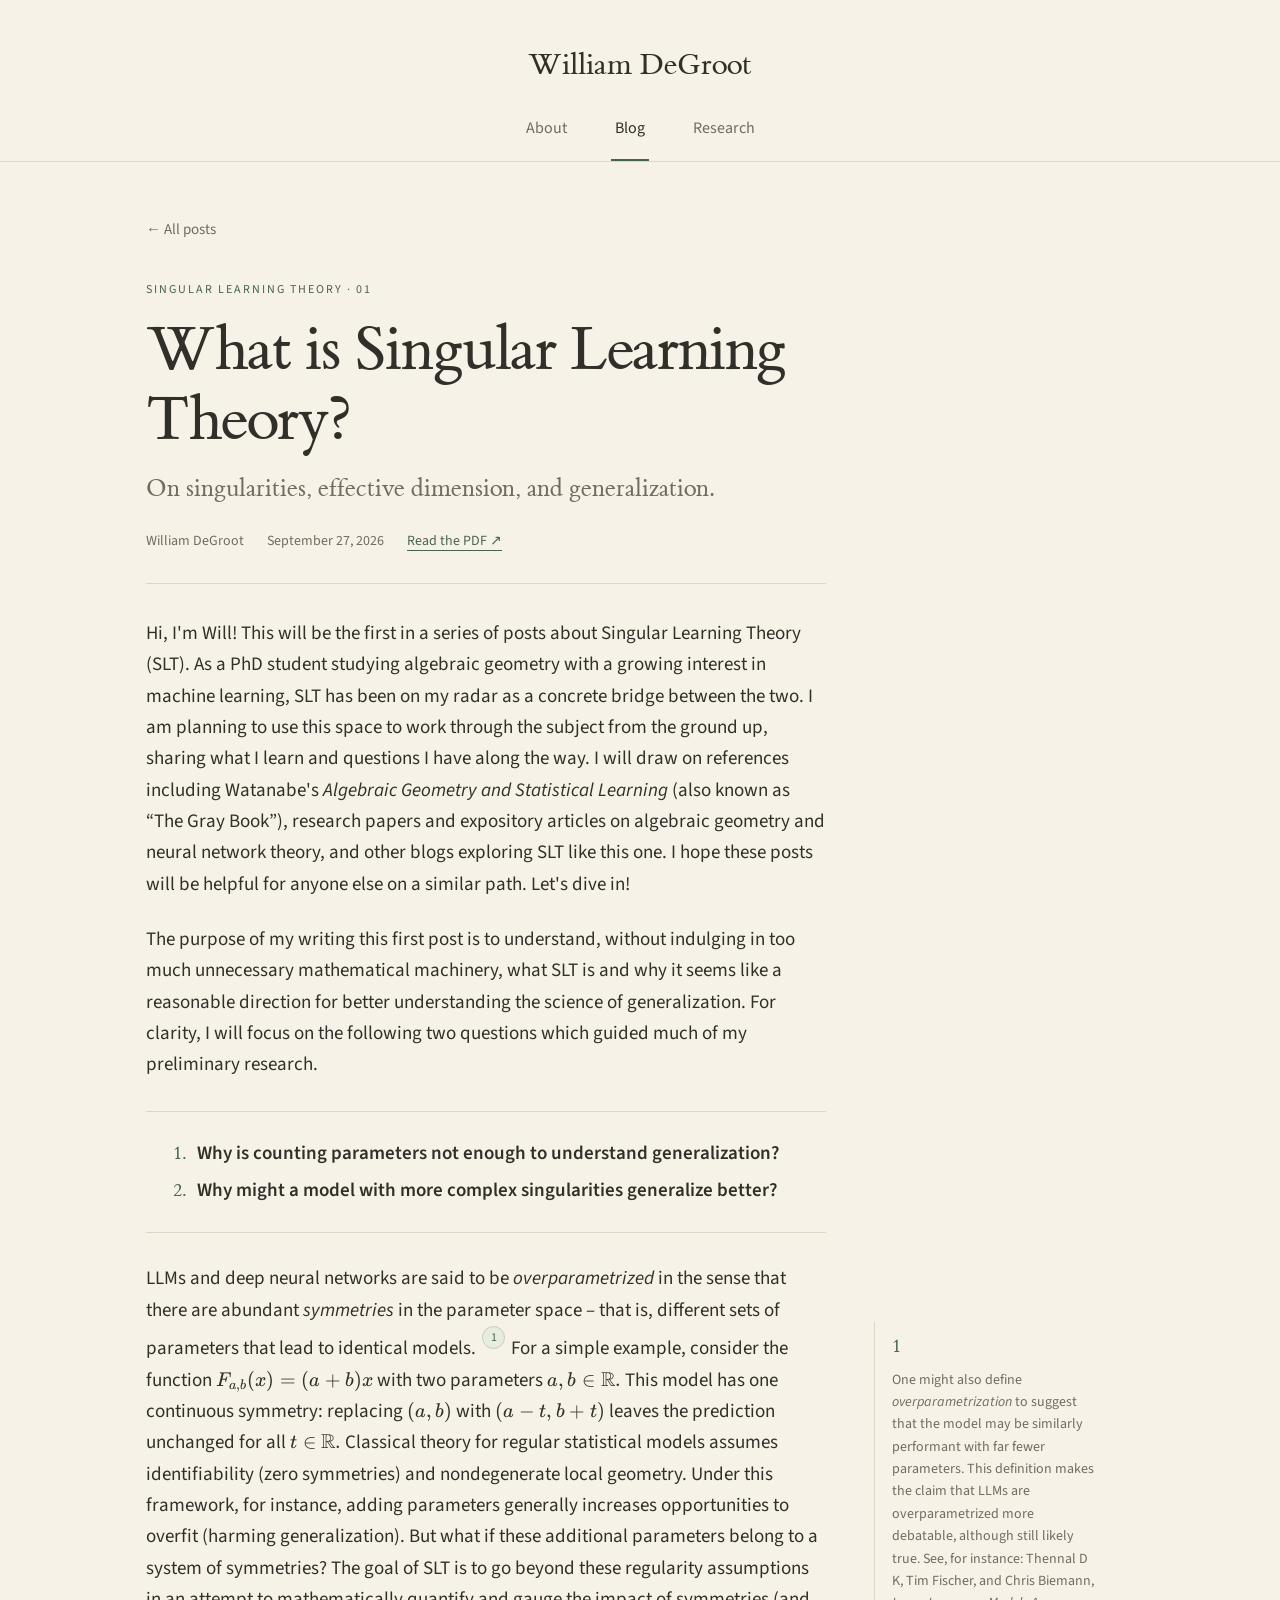
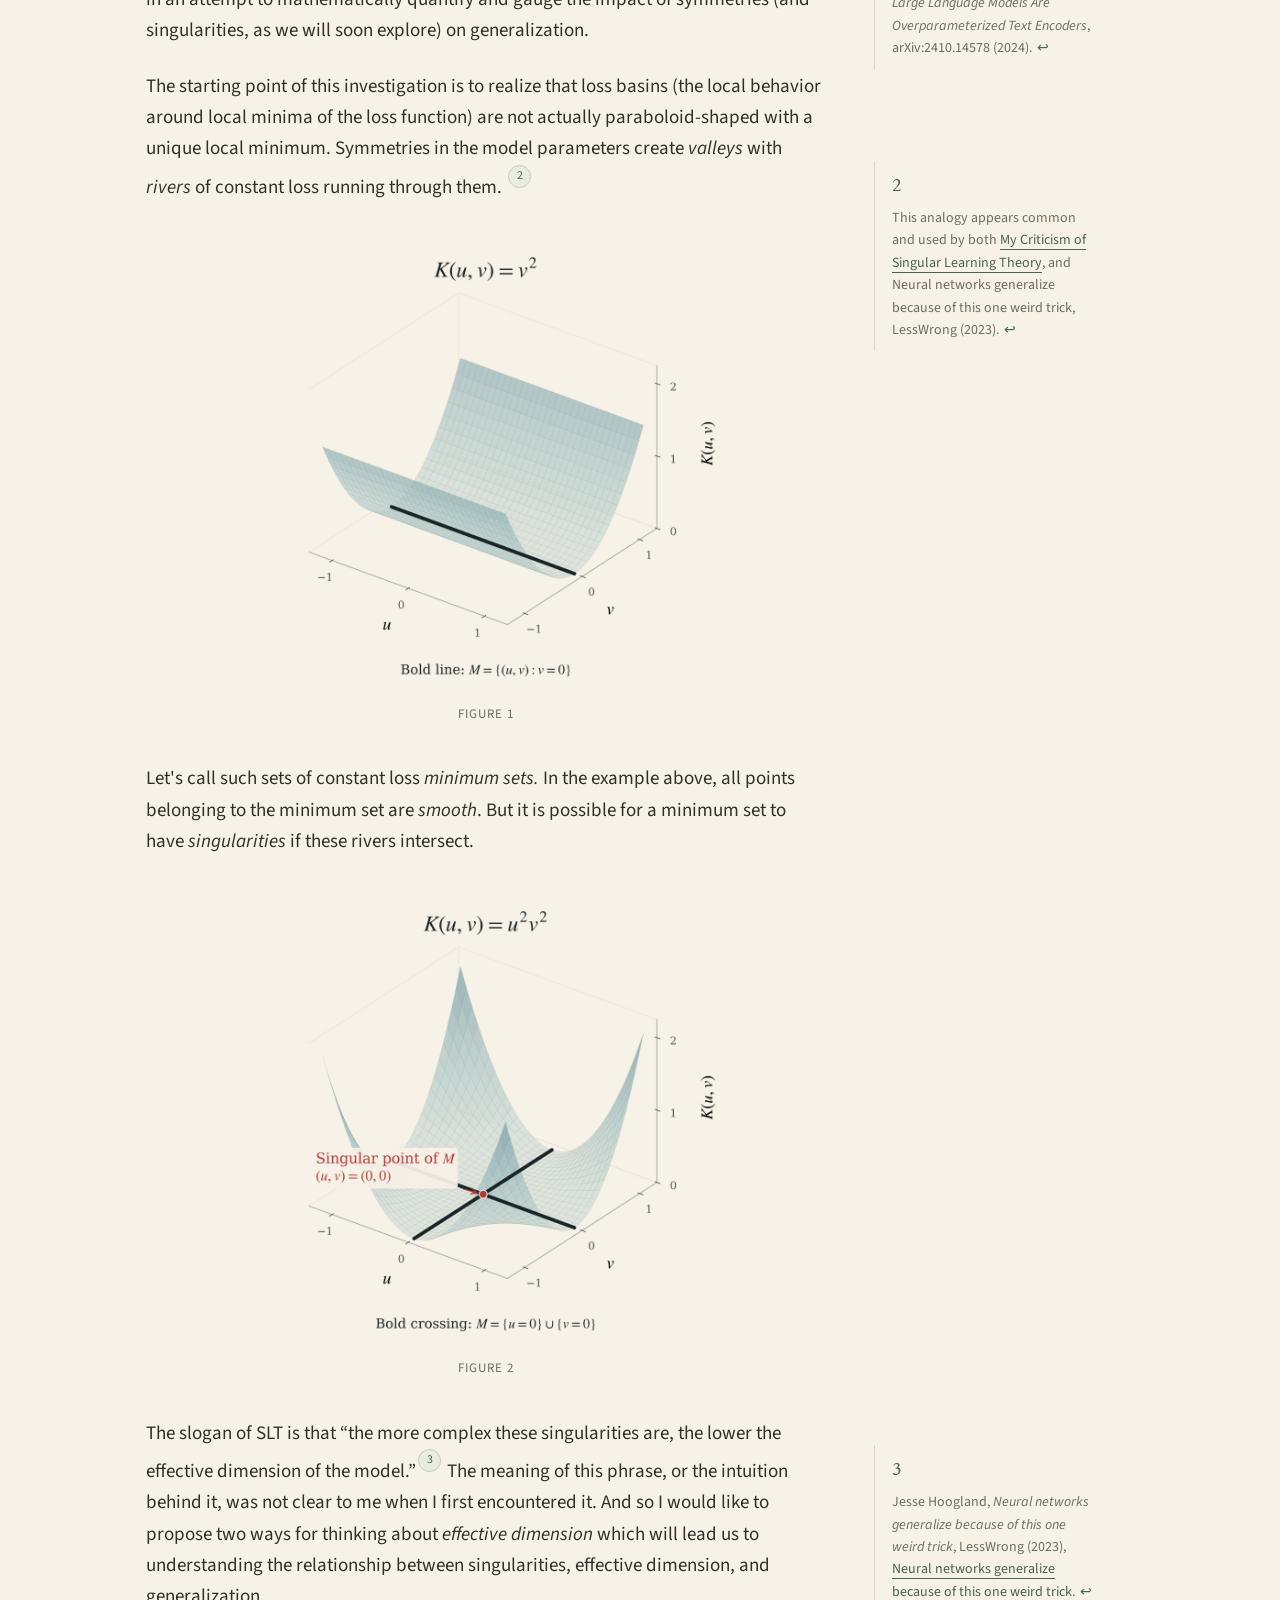
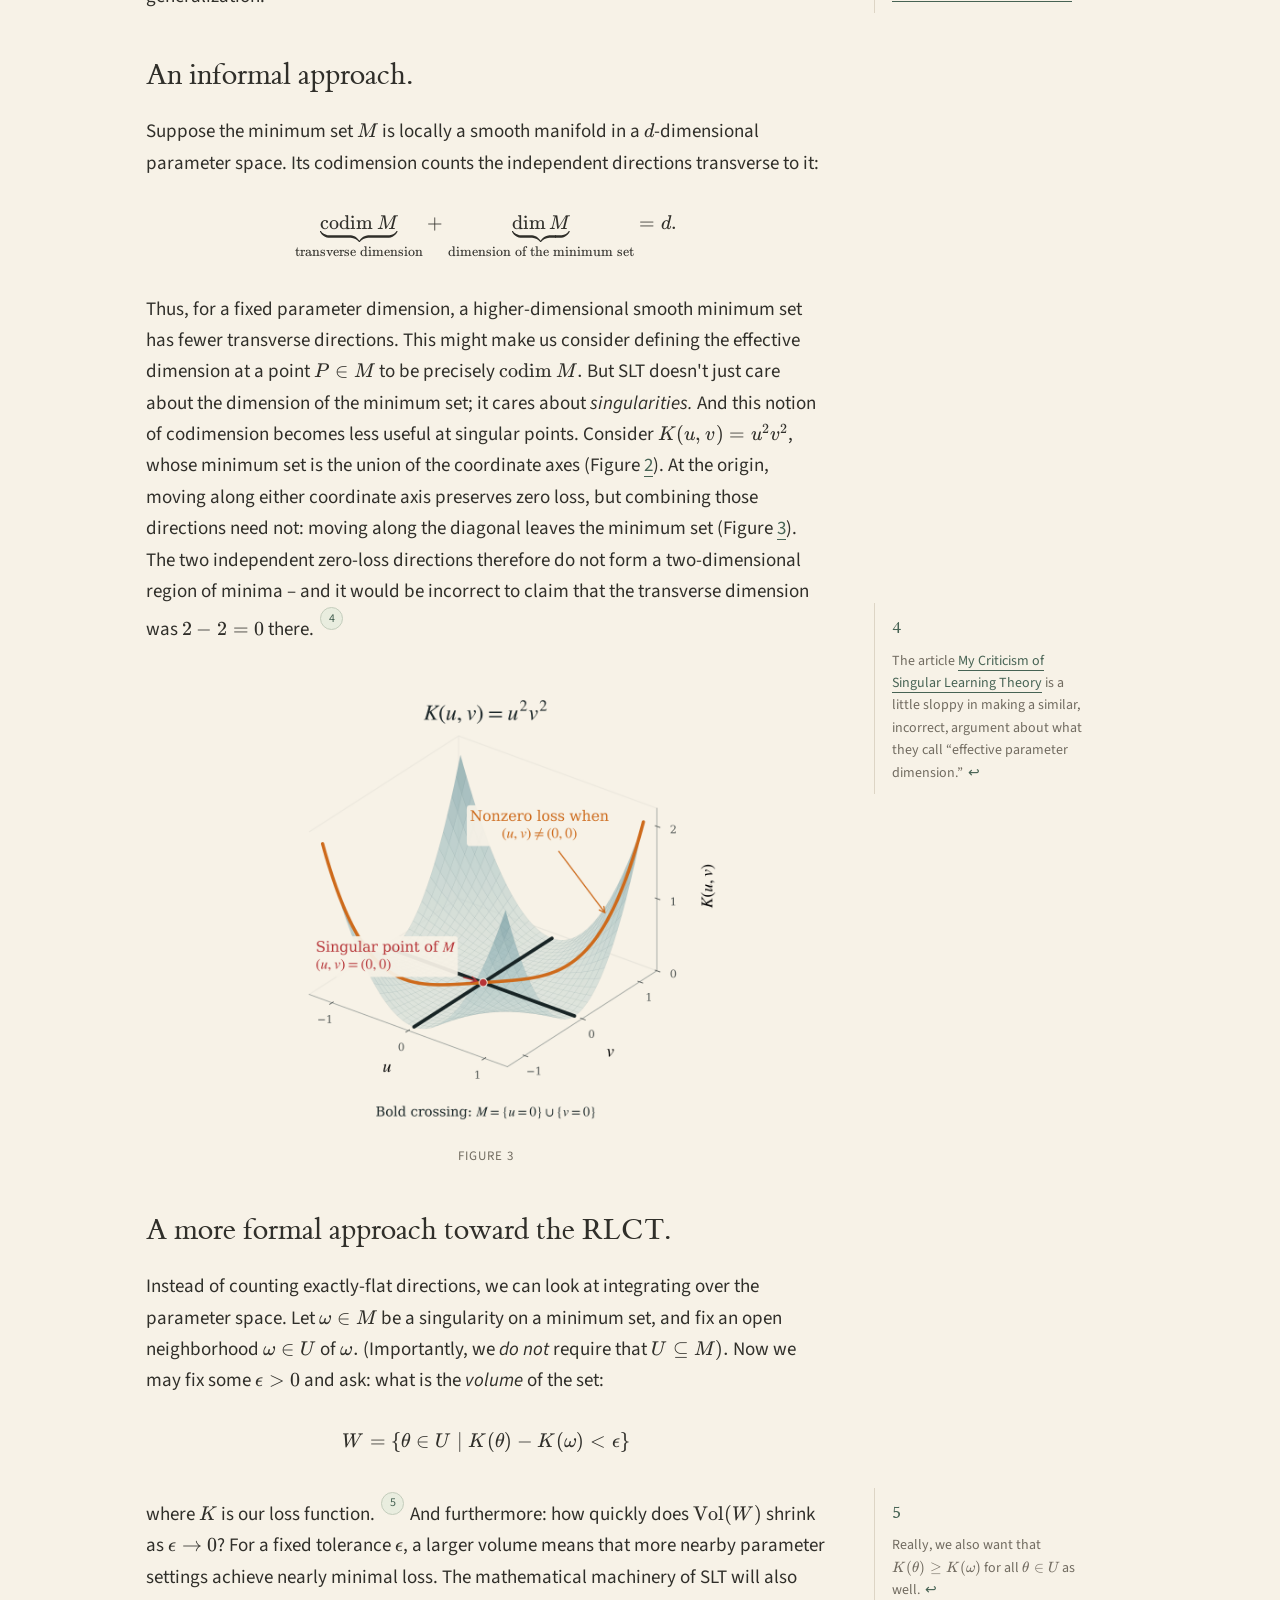
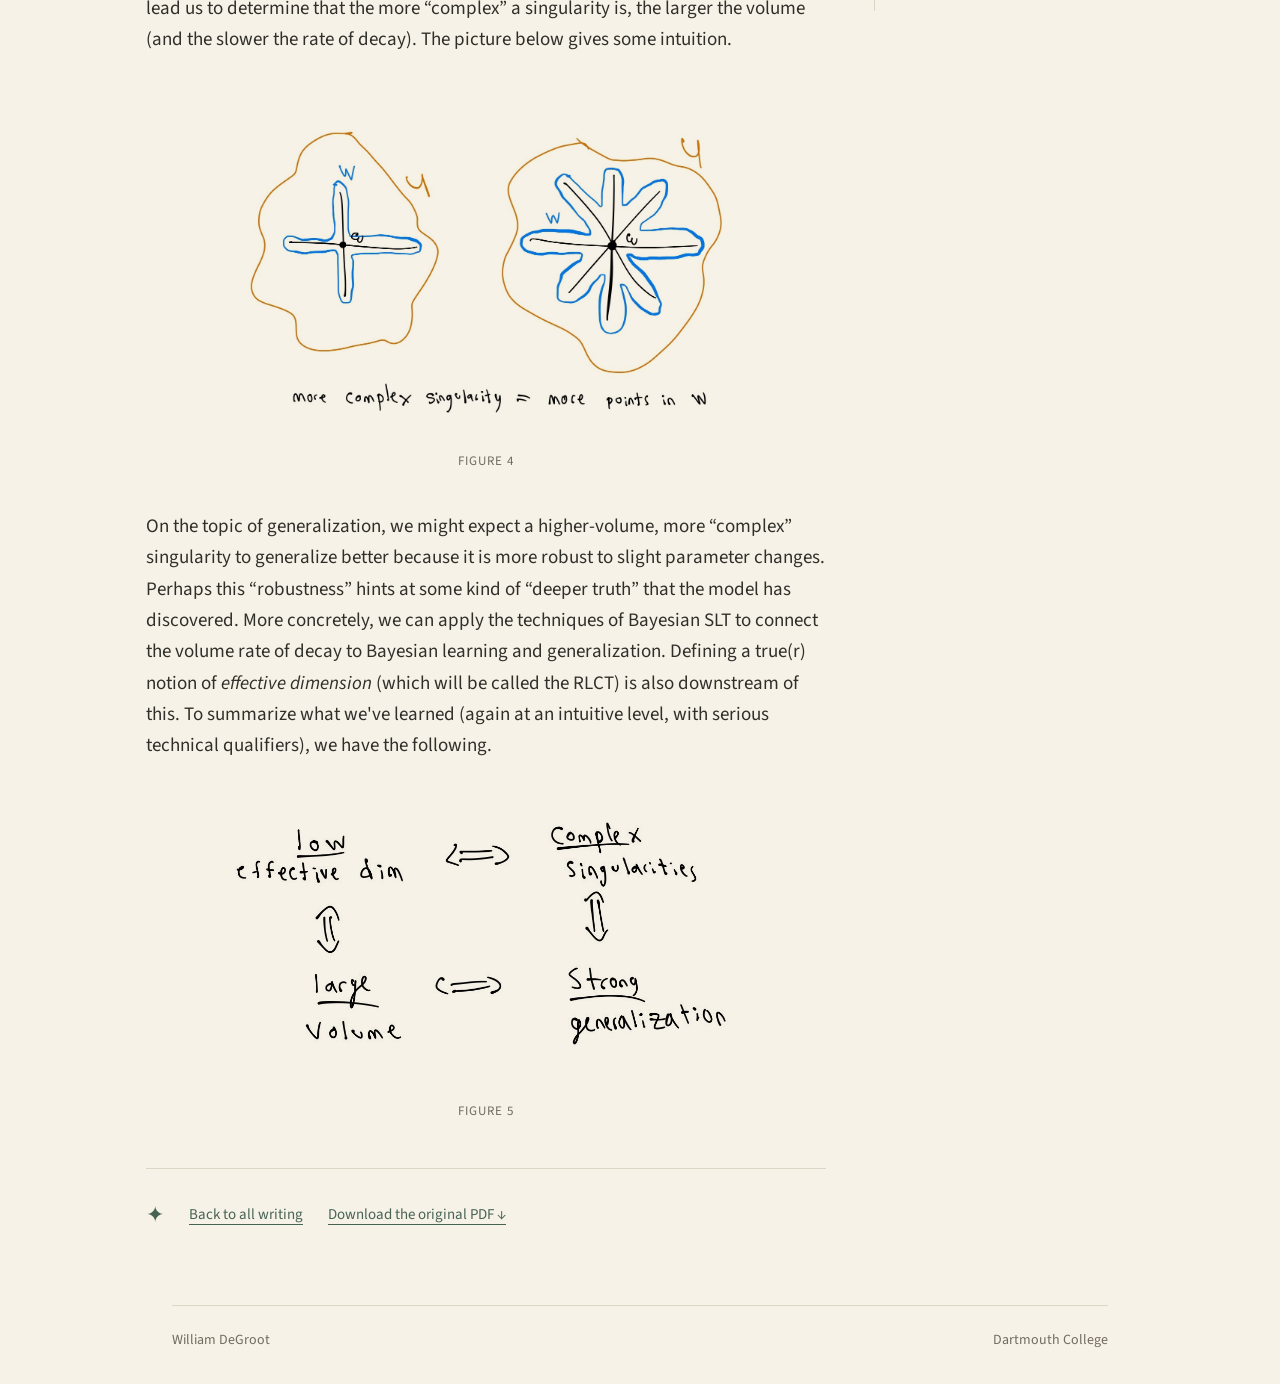
<file: why-slt.html>
<!doctype html>
<html lang="en"><head><meta charset="utf-8"><meta name="viewport" content="width=device-width,initial-scale=1"><title>What is Singular Learning Theory? — William DeGroot</title><meta name="description" content="What is Singular Learning Theory? Notes on singularities, effective dimension, and generalization by William DeGroot."><link rel="icon" type="image/svg+xml" href="data:image/svg+xml,%3Csvg%20xmlns%3D%22http%3A//www.w3.org/2000/svg%22%20viewBox%3D%220%200%2040%2040%22%3E%3Crect%20width%3D%2240%22%20height%3D%2240%22%20rx%3D%228%22%20fill%3D%22%23213d35%22/%3E%3Ctext%20x%3D%2220%22%20y%3D%2229%22%20text-anchor%3D%22middle%22%20font-family%3D%22Georgia%22%20font-size%3D%2229%22%20fill%3D%22white%22%3Ew%3C/text%3E%3C/svg%3E"><link rel="stylesheet" href="style.css?v=parchment-2"><link rel="stylesheet" href="vendor/katex/katex.min.css"><script src="post.js" defer></script></head>
<body class="article-page"><a class="skip" href="#main">Skip to content</a><header><a class="name" href="index.html">William DeGroot</a><nav aria-label="Main navigation"><a href="index.html" >About</a><a href="blog.html" aria-current="page">Blog</a><a href="research.html">Research</a></nav></header>
<main id="main" class="post">
<a class="back" href="blog.html">← All posts</a>
<article aria-labelledby="post-title">
<div class="post-heading"><p class="eyebrow">Singular learning theory · 01</p>
<h1 id="post-title">What is Singular Learning Theory?</h1>
<p class="post-subtitle">On singularities, effective dimension, and generalization.</p>
<div class="post-meta"><span>William DeGroot</span><time datetime="2026-09-27">September 27, 2026</time><a href="assets/slt/why-slt.pdf">Read the PDF ↗</a></div></div>
<div class="post-body"><p>Hi, I&#x27;m Will! This will be the first in a series of posts about Singular Learning Theory (SLT). As a PhD student studying algebraic geometry with a growing interest in machine learning, SLT has been on my radar as a concrete bridge between the two. I am planning to use this space to work through the subject from the ground up, sharing what I learn and questions I have along the way. I will draw on references including Watanabe&#x27;s <em>Algebraic Geometry and Statistical Learning</em> (also known as “The Gray Book”), research papers and expository articles on algebraic geometry and neural network theory, and other blogs exploring SLT like this one. I hope these posts will be helpful for anyone else on a similar path. Let&#x27;s dive in!</p>
<p>The purpose of my writing this first post is to understand, without indulging in too much unnecessary mathematical machinery, what SLT is and why it seems like a reasonable direction for better understanding the science of generalization. For clarity, I will focus on the following two questions which guided much of my preliminary research.</p>
<ol class="guiding-questions"><li><strong>Why is counting parameters not enough to understand generalization?</strong></li><li><strong>Why might a model with more complex singularities generalize better?</strong></li></ol>
<p>LLMs and deep neural networks are said to be <em>overparametrized</em> in the sense that there are abundant <em>symmetries</em> in the parameter space – that is, different sets of parameters that lead to identical models. <sup><a class="note-ref" id="note-ref-1" href="#note-1" role="doc-noteref" aria-label="Read note 1">1</a></sup> For a simple example, consider the function <span class="katex"><span class="katex-mathml"><math xmlns="http://www.w3.org/1998/Math/MathML"><semantics><mrow><msub><mi>F</mi><mrow><mi>a</mi><mo separator="true">,</mo><mi>b</mi></mrow></msub><mo stretchy="false">(</mo><mi>x</mi><mo stretchy="false">)</mo><mo>=</mo><mo stretchy="false">(</mo><mi>a</mi><mo>+</mo><mi>b</mi><mo stretchy="false">)</mo><mi>x</mi></mrow><annotation encoding="application/x-tex">F_{a,b}(x) = (a+b)x</annotation></semantics></math></span><span class="katex-html" aria-hidden="true"><span class="base"><span class="strut" style="height:1.0361em;vertical-align:-0.2861em;"></span><span class="mord"><span class="mord mathnormal" style="margin-right:0.13889em;">F</span><span class="msupsub"><span class="vlist-t vlist-t2"><span class="vlist-r"><span class="vlist" style="height:0.3361em;"><span style="top:-2.55em;margin-left:-0.1389em;margin-right:0.05em;"><span class="pstrut" style="height:2.7em;"></span><span class="sizing reset-size6 size3 mtight"><span class="mord mtight"><span class="mord mathnormal mtight">a</span><span class="mpunct mtight">,</span><span class="mord mathnormal mtight">b</span></span></span></span></span><span class="vlist-s">​</span></span><span class="vlist-r"><span class="vlist" style="height:0.2861em;"><span></span></span></span></span></span></span><span class="mopen">(</span><span class="mord mathnormal">x</span><span class="mclose">)</span><span class="mspace" style="margin-right:0.2778em;"></span><span class="mrel">=</span><span class="mspace" style="margin-right:0.2778em;"></span></span><span class="base"><span class="strut" style="height:1em;vertical-align:-0.25em;"></span><span class="mopen">(</span><span class="mord mathnormal">a</span><span class="mspace" style="margin-right:0.2222em;"></span><span class="mbin">+</span><span class="mspace" style="margin-right:0.2222em;"></span></span><span class="base"><span class="strut" style="height:1em;vertical-align:-0.25em;"></span><span class="mord mathnormal">b</span><span class="mclose">)</span><span class="mord mathnormal">x</span></span></span></span> with two parameters <span class="katex"><span class="katex-mathml"><math xmlns="http://www.w3.org/1998/Math/MathML"><semantics><mrow><mi>a</mi><mo separator="true">,</mo><mi>b</mi><mo>∈</mo><mi mathvariant="double-struck">R</mi><mi mathvariant="normal">.</mi></mrow><annotation encoding="application/x-tex">a,b \in \RR.</annotation></semantics></math></span><span class="katex-html" aria-hidden="true"><span class="base"><span class="strut" style="height:0.8889em;vertical-align:-0.1944em;"></span><span class="mord mathnormal">a</span><span class="mpunct">,</span><span class="mspace" style="margin-right:0.1667em;"></span><span class="mord mathnormal">b</span><span class="mspace" style="margin-right:0.2778em;"></span><span class="mrel">∈</span><span class="mspace" style="margin-right:0.2778em;"></span></span><span class="base"><span class="strut" style="height:0.6889em;"></span><span class="mord mathbb">R</span><span class="mord">.</span></span></span></span> This model has one continuous symmetry: replacing <span class="katex"><span class="katex-mathml"><math xmlns="http://www.w3.org/1998/Math/MathML"><semantics><mrow><mo stretchy="false">(</mo><mi>a</mi><mo separator="true">,</mo><mi>b</mi><mo stretchy="false">)</mo></mrow><annotation encoding="application/x-tex">(a,b)</annotation></semantics></math></span><span class="katex-html" aria-hidden="true"><span class="base"><span class="strut" style="height:1em;vertical-align:-0.25em;"></span><span class="mopen">(</span><span class="mord mathnormal">a</span><span class="mpunct">,</span><span class="mspace" style="margin-right:0.1667em;"></span><span class="mord mathnormal">b</span><span class="mclose">)</span></span></span></span> with <span class="katex"><span class="katex-mathml"><math xmlns="http://www.w3.org/1998/Math/MathML"><semantics><mrow><mo stretchy="false">(</mo><mi>a</mi><mo>−</mo><mi>t</mi><mo separator="true">,</mo><mi>b</mi><mo>+</mo><mi>t</mi><mo stretchy="false">)</mo></mrow><annotation encoding="application/x-tex">(a - t,b+t)</annotation></semantics></math></span><span class="katex-html" aria-hidden="true"><span class="base"><span class="strut" style="height:1em;vertical-align:-0.25em;"></span><span class="mopen">(</span><span class="mord mathnormal">a</span><span class="mspace" style="margin-right:0.2222em;"></span><span class="mbin">−</span><span class="mspace" style="margin-right:0.2222em;"></span></span><span class="base"><span class="strut" style="height:0.8889em;vertical-align:-0.1944em;"></span><span class="mord mathnormal">t</span><span class="mpunct">,</span><span class="mspace" style="margin-right:0.1667em;"></span><span class="mord mathnormal">b</span><span class="mspace" style="margin-right:0.2222em;"></span><span class="mbin">+</span><span class="mspace" style="margin-right:0.2222em;"></span></span><span class="base"><span class="strut" style="height:1em;vertical-align:-0.25em;"></span><span class="mord mathnormal">t</span><span class="mclose">)</span></span></span></span> leaves the prediction unchanged for all <span class="katex"><span class="katex-mathml"><math xmlns="http://www.w3.org/1998/Math/MathML"><semantics><mrow><mi>t</mi><mo>∈</mo><mi mathvariant="double-struck">R</mi><mi mathvariant="normal">.</mi></mrow><annotation encoding="application/x-tex">t \in \RR.</annotation></semantics></math></span><span class="katex-html" aria-hidden="true"><span class="base"><span class="strut" style="height:0.6542em;vertical-align:-0.0391em;"></span><span class="mord mathnormal">t</span><span class="mspace" style="margin-right:0.2778em;"></span><span class="mrel">∈</span><span class="mspace" style="margin-right:0.2778em;"></span></span><span class="base"><span class="strut" style="height:0.6889em;"></span><span class="mord mathbb">R</span><span class="mord">.</span></span></span></span> Classical theory for regular statistical models assumes identifiability (zero symmetries) and nondegenerate local geometry. Under this framework, for instance, adding parameters generally increases opportunities to overfit (harming generalization). But what if these additional parameters belong to a system of symmetries? The goal of SLT is to go beyond these regularity assumptions in an attempt to mathematically quantify and gauge the impact of symmetries (and singularities, as we will soon explore) on generalization.</p>
<p>The starting point of this investigation is to realize that loss basins (the local behavior around local minima of the loss function) are not actually paraboloid-shaped with a unique local minimum. Symmetries in the model parameters create <em>valleys</em> with <em>rivers</em> of constant loss running through them. <sup><a class="note-ref" id="note-ref-2" href="#note-2" role="doc-noteref" aria-label="Read note 2">2</a></sup></p>
<figure class="article-figure" id="fig-smooth-minimum"><a href="assets/slt/pic1.png" aria-label="Open figure 1 at full size"><img src="assets/slt/pic1.png" alt="A smooth valley for K(u,v) = v², with a line of zero-loss parameters." width="2400" height="1980" loading="eager"></a><figcaption>Figure 1</figcaption></figure>
<p>Let&#x27;s call such sets of constant loss <em>minimum sets.</em> In the example above, all points belonging to the minimum set are <em>smooth</em>. But it is possible for a minimum set to have <em>singularities</em> if these rivers intersect.</p>
<figure class="article-figure" id="fig-singular-minimum"><a href="assets/slt/pic2.png" aria-label="Open figure 2 at full size"><img src="assets/slt/pic2.png" alt="The loss surface K(u,v) = u²v², with two lines of minima crossing at the singular origin." width="2400" height="1980" loading="eager"></a><figcaption>Figure 2</figcaption></figure>
<p>The slogan of SLT is that “the more complex these singularities are, the lower the effective dimension of the model.”<sup><a class="note-ref" id="note-ref-3" href="#note-3" role="doc-noteref" aria-label="Read note 3">3</a></sup> The meaning of this phrase, or the intuition behind it, was not clear to me when I first encountered it. And so I would like to propose two ways for thinking about <em>effective dimension</em> which will lead us to understanding the relationship between singularities, effective dimension, and generalization.</p>
<h2 id="informal-approach">An informal approach.</h2>
<p>Suppose the minimum set <span class="katex"><span class="katex-mathml"><math xmlns="http://www.w3.org/1998/Math/MathML"><semantics><mrow><mi>M</mi></mrow><annotation encoding="application/x-tex">M</annotation></semantics></math></span><span class="katex-html" aria-hidden="true"><span class="base"><span class="strut" style="height:0.6833em;"></span><span class="mord mathnormal" style="margin-right:0.10903em;">M</span></span></span></span> is locally a smooth manifold in a <span class="katex"><span class="katex-mathml"><math xmlns="http://www.w3.org/1998/Math/MathML"><semantics><mrow><mi>d</mi></mrow><annotation encoding="application/x-tex">d</annotation></semantics></math></span><span class="katex-html" aria-hidden="true"><span class="base"><span class="strut" style="height:0.6944em;"></span><span class="mord mathnormal">d</span></span></span></span>-dimensional parameter space. Its codimension counts the independent directions transverse to it:</p>
<div class="equation" tabindex="0" role="group" aria-label="Equation; scroll horizontally if needed"><span class="katex-display"><span class="katex"><span class="katex-mathml"><math xmlns="http://www.w3.org/1998/Math/MathML" display="block"><semantics><mrow><munder><munder><mrow><mi mathvariant="normal">codim</mi><mo>⁡</mo><mi>M</mi></mrow><mo stretchy="true">⏟</mo></munder><mtext>transverse dimension</mtext></munder><mo>+</mo><munder><munder><mrow><mi>dim</mi><mo>⁡</mo><mi>M</mi></mrow><mo stretchy="true">⏟</mo></munder><mtext>dimension of the minimum set</mtext></munder><mo>=</mo><mi>d</mi><mi mathvariant="normal">.</mi></mrow><annotation encoding="application/x-tex">\underbrace{\operatorname{codim} M}_{\text{transverse dimension}}+\underbrace{\dim M}_{\text{dimension of the minimum set}}=d.</annotation></semantics></math></span><span class="katex-html" aria-hidden="true"><span class="base"><span class="strut" style="height:2.0285em;vertical-align:-1.3341em;"></span><span class="mord munder"><span class="vlist-t vlist-t2"><span class="vlist-r"><span class="vlist" style="height:0.6944em;"><span style="top:-1.6659em;"><span class="pstrut" style="height:3em;"></span><span class="sizing reset-size6 size3 mtight"><span class="mord mtight"><span class="mord text mtight"><span class="mord mtight">transverse dimension</span></span></span></span></span><span style="top:-3em;"><span class="pstrut" style="height:3em;"></span><span class="mord munder"><span class="vlist-t vlist-t2"><span class="vlist-r"><span class="vlist" style="height:0.6944em;"><span class="svg-align" style="top:-2.352em;"><span class="pstrut" style="height:3em;"></span><span class="stretchy" style="height:0.548em;min-width:1.6em;"><span class="brace-left" style="height:0.548em;"><svg xmlns="http://www.w3.org/2000/svg" width="400em" height="0.548em" viewBox="0 0 400000 548" preserveAspectRatio="xMinYMin slice"><path d="M0 6l6-6h17c12.688 0 19.313.3 20 1 4 4 7.313 8.3 10 13
 35.313 51.3 80.813 93.8 136.5 127.5 55.688 33.7 117.188 55.8 184.5 66.5.688
 0 2 .3 4 1 18.688 2.7 76 4.3 172 5h399450v120H429l-6-1c-124.688-8-235-61.7
-331-161C60.687 138.7 32.312 99.3 7 54L0 41V6z"/></svg></span><span class="brace-center" style="height:0.548em;"><svg xmlns="http://www.w3.org/2000/svg" width="400em" height="0.548em" viewBox="0 0 400000 548" preserveAspectRatio="xMidYMin slice"><path d="M199572 214
c100.7 8.3 195.3 44 280 108 55.3 42 101.7 93 139 153l9 14c2.7-4 5.7-8.7 9-14
 53.3-86.7 123.7-153 211-199 66.7-36 137.3-56.3 212-62h199568v120H200432c-178.3
 11.7-311.7 78.3-403 201-6 8-9.7 12-11 12-.7.7-6.7 1-18 1s-17.3-.3-18-1c-1.3 0
-5-4-11-12-44.7-59.3-101.3-106.3-170-141s-145.3-54.3-229-60H0V214z"/></svg></span><span class="brace-right" style="height:0.548em;"><svg xmlns="http://www.w3.org/2000/svg" width="400em" height="0.548em" viewBox="0 0 400000 548" preserveAspectRatio="xMaxYMin slice"><path d="M399994 0l6 6v35l-6 11c-56 104-135.3 181.3-238 232-57.3
 28.7-117 45-179 50H-300V214h399897c43.3-7 81-15 113-26 100.7-33 179.7-91 237
-174 2.7-5 6-9 10-13 .7-1 7.3-1 20-1h17z"/></svg></span></span></span><span style="top:-3em;"><span class="pstrut" style="height:3em;"></span><span class="mord"><span class="mop"><span class="mord mathrm">codim</span></span><span class="mspace" style="margin-right:0.1667em;"></span><span class="mord mathnormal" style="margin-right:0.10903em;">M</span></span></span></span><span class="vlist-s">​</span></span><span class="vlist-r"><span class="vlist" style="height:0.648em;"><span></span></span></span></span></span></span></span><span class="vlist-s">​</span></span><span class="vlist-r"><span class="vlist" style="height:1.3341em;"><span></span></span></span></span></span><span class="mspace" style="margin-right:0.2222em;"></span><span class="mbin">+</span><span class="mspace" style="margin-right:0.2222em;"></span></span><span class="base"><span class="strut" style="height:2.0285em;vertical-align:-1.3341em;"></span><span class="mord munder"><span class="vlist-t vlist-t2"><span class="vlist-r"><span class="vlist" style="height:0.6944em;"><span style="top:-1.6659em;"><span class="pstrut" style="height:3em;"></span><span class="sizing reset-size6 size3 mtight"><span class="mord mtight"><span class="mord text mtight"><span class="mord mtight">dimension of the minimum set</span></span></span></span></span><span style="top:-3em;"><span class="pstrut" style="height:3em;"></span><span class="mord munder"><span class="vlist-t vlist-t2"><span class="vlist-r"><span class="vlist" style="height:0.6944em;"><span class="svg-align" style="top:-2.352em;"><span class="pstrut" style="height:3em;"></span><span class="stretchy" style="height:0.548em;min-width:1.6em;"><span class="brace-left" style="height:0.548em;"><svg xmlns="http://www.w3.org/2000/svg" width="400em" height="0.548em" viewBox="0 0 400000 548" preserveAspectRatio="xMinYMin slice"><path d="M0 6l6-6h17c12.688 0 19.313.3 20 1 4 4 7.313 8.3 10 13
 35.313 51.3 80.813 93.8 136.5 127.5 55.688 33.7 117.188 55.8 184.5 66.5.688
 0 2 .3 4 1 18.688 2.7 76 4.3 172 5h399450v120H429l-6-1c-124.688-8-235-61.7
-331-161C60.687 138.7 32.312 99.3 7 54L0 41V6z"/></svg></span><span class="brace-center" style="height:0.548em;"><svg xmlns="http://www.w3.org/2000/svg" width="400em" height="0.548em" viewBox="0 0 400000 548" preserveAspectRatio="xMidYMin slice"><path d="M199572 214
c100.7 8.3 195.3 44 280 108 55.3 42 101.7 93 139 153l9 14c2.7-4 5.7-8.7 9-14
 53.3-86.7 123.7-153 211-199 66.7-36 137.3-56.3 212-62h199568v120H200432c-178.3
 11.7-311.7 78.3-403 201-6 8-9.7 12-11 12-.7.7-6.7 1-18 1s-17.3-.3-18-1c-1.3 0
-5-4-11-12-44.7-59.3-101.3-106.3-170-141s-145.3-54.3-229-60H0V214z"/></svg></span><span class="brace-right" style="height:0.548em;"><svg xmlns="http://www.w3.org/2000/svg" width="400em" height="0.548em" viewBox="0 0 400000 548" preserveAspectRatio="xMaxYMin slice"><path d="M399994 0l6 6v35l-6 11c-56 104-135.3 181.3-238 232-57.3
 28.7-117 45-179 50H-300V214h399897c43.3-7 81-15 113-26 100.7-33 179.7-91 237
-174 2.7-5 6-9 10-13 .7-1 7.3-1 20-1h17z"/></svg></span></span></span><span style="top:-3em;"><span class="pstrut" style="height:3em;"></span><span class="mord"><span class="mop">dim</span><span class="mspace" style="margin-right:0.1667em;"></span><span class="mord mathnormal" style="margin-right:0.10903em;">M</span></span></span></span><span class="vlist-s">​</span></span><span class="vlist-r"><span class="vlist" style="height:0.648em;"><span></span></span></span></span></span></span></span><span class="vlist-s">​</span></span><span class="vlist-r"><span class="vlist" style="height:1.3341em;"><span></span></span></span></span></span><span class="mspace" style="margin-right:0.2778em;"></span><span class="mrel">=</span><span class="mspace" style="margin-right:0.2778em;"></span></span><span class="base"><span class="strut" style="height:0.6944em;"></span><span class="mord mathnormal">d</span><span class="mord">.</span></span></span></span></span></div>
<p>Thus, for a fixed parameter dimension, a higher-dimensional smooth minimum set has fewer transverse directions. This might make us consider defining the effective dimension at a point <span class="katex"><span class="katex-mathml"><math xmlns="http://www.w3.org/1998/Math/MathML"><semantics><mrow><mi>P</mi><mo>∈</mo><mi>M</mi></mrow><annotation encoding="application/x-tex">P \in M</annotation></semantics></math></span><span class="katex-html" aria-hidden="true"><span class="base"><span class="strut" style="height:0.7224em;vertical-align:-0.0391em;"></span><span class="mord mathnormal" style="margin-right:0.13889em;">P</span><span class="mspace" style="margin-right:0.2778em;"></span><span class="mrel">∈</span><span class="mspace" style="margin-right:0.2778em;"></span></span><span class="base"><span class="strut" style="height:0.6833em;"></span><span class="mord mathnormal" style="margin-right:0.10903em;">M</span></span></span></span> to be precisely <span class="katex"><span class="katex-mathml"><math xmlns="http://www.w3.org/1998/Math/MathML"><semantics><mrow><mi mathvariant="normal">codim</mi><mo>⁡</mo><mi>M</mi><mi mathvariant="normal">.</mi></mrow><annotation encoding="application/x-tex">\codim M.</annotation></semantics></math></span><span class="katex-html" aria-hidden="true"><span class="base"><span class="strut" style="height:0.6944em;"></span><span class="mop"><span class="mord mathrm">codim</span></span><span class="mspace" style="margin-right:0.1667em;"></span><span class="mord mathnormal" style="margin-right:0.10903em;">M</span><span class="mord">.</span></span></span></span> But SLT doesn&#x27;t just care about the dimension of the minimum set; it cares about <em>singularities.</em> And this notion of codimension becomes less useful at singular points. Consider <span class="katex"><span class="katex-mathml"><math xmlns="http://www.w3.org/1998/Math/MathML"><semantics><mrow><mi>K</mi><mo stretchy="false">(</mo><mi>u</mi><mo separator="true">,</mo><mi>v</mi><mo stretchy="false">)</mo><mo>=</mo><msup><mi>u</mi><mn>2</mn></msup><msup><mi>v</mi><mn>2</mn></msup></mrow><annotation encoding="application/x-tex">K(u,v)=u^2v^2</annotation></semantics></math></span><span class="katex-html" aria-hidden="true"><span class="base"><span class="strut" style="height:1em;vertical-align:-0.25em;"></span><span class="mord mathnormal" style="margin-right:0.07153em;">K</span><span class="mopen">(</span><span class="mord mathnormal">u</span><span class="mpunct">,</span><span class="mspace" style="margin-right:0.1667em;"></span><span class="mord mathnormal" style="margin-right:0.03588em;">v</span><span class="mclose">)</span><span class="mspace" style="margin-right:0.2778em;"></span><span class="mrel">=</span><span class="mspace" style="margin-right:0.2778em;"></span></span><span class="base"><span class="strut" style="height:0.8141em;"></span><span class="mord"><span class="mord mathnormal">u</span><span class="msupsub"><span class="vlist-t"><span class="vlist-r"><span class="vlist" style="height:0.8141em;"><span style="top:-3.063em;margin-right:0.05em;"><span class="pstrut" style="height:2.7em;"></span><span class="sizing reset-size6 size3 mtight"><span class="mord mtight">2</span></span></span></span></span></span></span></span><span class="mord"><span class="mord mathnormal" style="margin-right:0.03588em;">v</span><span class="msupsub"><span class="vlist-t"><span class="vlist-r"><span class="vlist" style="height:0.8141em;"><span style="top:-3.063em;margin-right:0.05em;"><span class="pstrut" style="height:2.7em;"></span><span class="sizing reset-size6 size3 mtight"><span class="mord mtight">2</span></span></span></span></span></span></span></span></span></span></span>, whose minimum set is the union of the coordinate axes (Figure&nbsp;<a href="#fig-singular-minimum">2</a>). At the origin, moving along either coordinate axis preserves zero loss, but combining those directions need not: moving along the diagonal leaves the minimum set (Figure&nbsp;<a href="#fig-diagonal-departure">3</a>). The two independent zero-loss directions therefore do not form a two-dimensional region of minima – and it would be incorrect to claim that the transverse dimension was <span class="katex"><span class="katex-mathml"><math xmlns="http://www.w3.org/1998/Math/MathML"><semantics><mrow><mn>2</mn><mo>−</mo><mn>2</mn><mo>=</mo><mn>0</mn></mrow><annotation encoding="application/x-tex">2-2 = 0</annotation></semantics></math></span><span class="katex-html" aria-hidden="true"><span class="base"><span class="strut" style="height:0.7278em;vertical-align:-0.0833em;"></span><span class="mord">2</span><span class="mspace" style="margin-right:0.2222em;"></span><span class="mbin">−</span><span class="mspace" style="margin-right:0.2222em;"></span></span><span class="base"><span class="strut" style="height:0.6444em;"></span><span class="mord">2</span><span class="mspace" style="margin-right:0.2778em;"></span><span class="mrel">=</span><span class="mspace" style="margin-right:0.2778em;"></span></span><span class="base"><span class="strut" style="height:0.6444em;"></span><span class="mord">0</span></span></span></span> there. <sup><a class="note-ref" id="note-ref-4" href="#note-4" role="doc-noteref" aria-label="Read note 4">4</a></sup></p>
<figure class="article-figure" id="fig-diagonal-departure"><a href="assets/slt/03-diagonal-departure.png" aria-label="Open figure 3 at full size"><img src="assets/slt/03-diagonal-departure.png" alt="Moving along the diagonal of K(u,v) = u²v² leaves the minimum set and increases loss." width="2400" height="1980" loading="eager"></a><figcaption>Figure 3</figcaption></figure>
<h2 id="toward-the-rlct">A more formal approach toward the RLCT.</h2>
<p>Instead of counting exactly-flat directions, we can look at integrating over the parameter space. Let <span class="katex"><span class="katex-mathml"><math xmlns="http://www.w3.org/1998/Math/MathML"><semantics><mrow><mi>ω</mi><mo>∈</mo><mi>M</mi></mrow><annotation encoding="application/x-tex">\omega \in M</annotation></semantics></math></span><span class="katex-html" aria-hidden="true"><span class="base"><span class="strut" style="height:0.5782em;vertical-align:-0.0391em;"></span><span class="mord mathnormal" style="margin-right:0.03588em;">ω</span><span class="mspace" style="margin-right:0.2778em;"></span><span class="mrel">∈</span><span class="mspace" style="margin-right:0.2778em;"></span></span><span class="base"><span class="strut" style="height:0.6833em;"></span><span class="mord mathnormal" style="margin-right:0.10903em;">M</span></span></span></span> be a singularity on a minimum set, and fix an open neighborhood <span class="katex"><span class="katex-mathml"><math xmlns="http://www.w3.org/1998/Math/MathML"><semantics><mrow><mi>ω</mi><mo>∈</mo><mi>U</mi></mrow><annotation encoding="application/x-tex">\omega \in U</annotation></semantics></math></span><span class="katex-html" aria-hidden="true"><span class="base"><span class="strut" style="height:0.5782em;vertical-align:-0.0391em;"></span><span class="mord mathnormal" style="margin-right:0.03588em;">ω</span><span class="mspace" style="margin-right:0.2778em;"></span><span class="mrel">∈</span><span class="mspace" style="margin-right:0.2778em;"></span></span><span class="base"><span class="strut" style="height:0.6833em;"></span><span class="mord mathnormal" style="margin-right:0.10903em;">U</span></span></span></span> of <span class="katex"><span class="katex-mathml"><math xmlns="http://www.w3.org/1998/Math/MathML"><semantics><mrow><mi>ω</mi><mi mathvariant="normal">.</mi></mrow><annotation encoding="application/x-tex">\omega.</annotation></semantics></math></span><span class="katex-html" aria-hidden="true"><span class="base"><span class="strut" style="height:0.4306em;"></span><span class="mord mathnormal" style="margin-right:0.03588em;">ω</span><span class="mord">.</span></span></span></span> (Importantly, we <em>do not</em> require that <span class="katex"><span class="katex-mathml"><math xmlns="http://www.w3.org/1998/Math/MathML"><semantics><mrow><mi>U</mi><mo>⊆</mo><mi>M</mi><mo stretchy="false">)</mo><mi mathvariant="normal">.</mi></mrow><annotation encoding="application/x-tex">U \subseteq M).</annotation></semantics></math></span><span class="katex-html" aria-hidden="true"><span class="base"><span class="strut" style="height:0.8193em;vertical-align:-0.136em;"></span><span class="mord mathnormal" style="margin-right:0.10903em;">U</span><span class="mspace" style="margin-right:0.2778em;"></span><span class="mrel">⊆</span><span class="mspace" style="margin-right:0.2778em;"></span></span><span class="base"><span class="strut" style="height:1em;vertical-align:-0.25em;"></span><span class="mord mathnormal" style="margin-right:0.10903em;">M</span><span class="mclose">)</span><span class="mord">.</span></span></span></span> Now we may fix some <span class="katex"><span class="katex-mathml"><math xmlns="http://www.w3.org/1998/Math/MathML"><semantics><mrow><mi>ϵ</mi><mo>&gt;</mo><mn>0</mn></mrow><annotation encoding="application/x-tex">\epsilon &gt; 0</annotation></semantics></math></span><span class="katex-html" aria-hidden="true"><span class="base"><span class="strut" style="height:0.5782em;vertical-align:-0.0391em;"></span><span class="mord mathnormal">ϵ</span><span class="mspace" style="margin-right:0.2778em;"></span><span class="mrel">&gt;</span><span class="mspace" style="margin-right:0.2778em;"></span></span><span class="base"><span class="strut" style="height:0.6444em;"></span><span class="mord">0</span></span></span></span> and ask: what is the <em>volume</em> of the set:</p>
<div class="equation" tabindex="0" role="group" aria-label="Equation; scroll horizontally if needed"><span class="katex-display"><span class="katex"><span class="katex-mathml"><math xmlns="http://www.w3.org/1998/Math/MathML" display="block"><semantics><mrow><mi>W</mi><mo>=</mo><mo stretchy="false">{</mo><mi>θ</mi><mo>∈</mo><mi>U</mi><mo>∣</mo><mi>K</mi><mo stretchy="false">(</mo><mi>θ</mi><mo stretchy="false">)</mo><mo>−</mo><mi>K</mi><mo stretchy="false">(</mo><mi>ω</mi><mo stretchy="false">)</mo><mo>&lt;</mo><mi>ϵ</mi><mo stretchy="false">}</mo></mrow><annotation encoding="application/x-tex">W = \{\theta \in U \mid K(\theta) - K(\omega)&lt; \epsilon\}</annotation></semantics></math></span><span class="katex-html" aria-hidden="true"><span class="base"><span class="strut" style="height:0.6833em;"></span><span class="mord mathnormal" style="margin-right:0.13889em;">W</span><span class="mspace" style="margin-right:0.2778em;"></span><span class="mrel">=</span><span class="mspace" style="margin-right:0.2778em;"></span></span><span class="base"><span class="strut" style="height:1em;vertical-align:-0.25em;"></span><span class="mopen">{</span><span class="mord mathnormal" style="margin-right:0.02778em;">θ</span><span class="mspace" style="margin-right:0.2778em;"></span><span class="mrel">∈</span><span class="mspace" style="margin-right:0.2778em;"></span></span><span class="base"><span class="strut" style="height:1em;vertical-align:-0.25em;"></span><span class="mord mathnormal" style="margin-right:0.10903em;">U</span><span class="mspace" style="margin-right:0.2778em;"></span><span class="mrel">∣</span><span class="mspace" style="margin-right:0.2778em;"></span></span><span class="base"><span class="strut" style="height:1em;vertical-align:-0.25em;"></span><span class="mord mathnormal" style="margin-right:0.07153em;">K</span><span class="mopen">(</span><span class="mord mathnormal" style="margin-right:0.02778em;">θ</span><span class="mclose">)</span><span class="mspace" style="margin-right:0.2222em;"></span><span class="mbin">−</span><span class="mspace" style="margin-right:0.2222em;"></span></span><span class="base"><span class="strut" style="height:1em;vertical-align:-0.25em;"></span><span class="mord mathnormal" style="margin-right:0.07153em;">K</span><span class="mopen">(</span><span class="mord mathnormal" style="margin-right:0.03588em;">ω</span><span class="mclose">)</span><span class="mspace" style="margin-right:0.2778em;"></span><span class="mrel">&lt;</span><span class="mspace" style="margin-right:0.2778em;"></span></span><span class="base"><span class="strut" style="height:1em;vertical-align:-0.25em;"></span><span class="mord mathnormal">ϵ</span><span class="mclose">}</span></span></span></span></span></div>
<p>where <span class="katex"><span class="katex-mathml"><math xmlns="http://www.w3.org/1998/Math/MathML"><semantics><mrow><mi>K</mi></mrow><annotation encoding="application/x-tex">K</annotation></semantics></math></span><span class="katex-html" aria-hidden="true"><span class="base"><span class="strut" style="height:0.6833em;"></span><span class="mord mathnormal" style="margin-right:0.07153em;">K</span></span></span></span> is our loss function. <sup><a class="note-ref" id="note-ref-5" href="#note-5" role="doc-noteref" aria-label="Read note 5">5</a></sup> And furthermore: how quickly does <span class="katex"><span class="katex-mathml"><math xmlns="http://www.w3.org/1998/Math/MathML"><semantics><mrow><mtext>Vol</mtext><mo stretchy="false">(</mo><mi>W</mi><mo stretchy="false">)</mo></mrow><annotation encoding="application/x-tex">\textrm{Vol}(W)</annotation></semantics></math></span><span class="katex-html" aria-hidden="true"><span class="base"><span class="strut" style="height:1em;vertical-align:-0.25em;"></span><span class="mord text"><span class="mord textrm">Vol</span></span><span class="mopen">(</span><span class="mord mathnormal" style="margin-right:0.13889em;">W</span><span class="mclose">)</span></span></span></span> shrink as <span class="katex"><span class="katex-mathml"><math xmlns="http://www.w3.org/1998/Math/MathML"><semantics><mrow><mi>ϵ</mi><mo>→</mo><mn>0</mn></mrow><annotation encoding="application/x-tex">\epsilon \to 0</annotation></semantics></math></span><span class="katex-html" aria-hidden="true"><span class="base"><span class="strut" style="height:0.4306em;"></span><span class="mord mathnormal">ϵ</span><span class="mspace" style="margin-right:0.2778em;"></span><span class="mrel">→</span><span class="mspace" style="margin-right:0.2778em;"></span></span><span class="base"><span class="strut" style="height:0.6444em;"></span><span class="mord">0</span></span></span></span>? For a fixed tolerance <span class="katex"><span class="katex-mathml"><math xmlns="http://www.w3.org/1998/Math/MathML"><semantics><mrow><mi>ϵ</mi></mrow><annotation encoding="application/x-tex">\epsilon</annotation></semantics></math></span><span class="katex-html" aria-hidden="true"><span class="base"><span class="strut" style="height:0.4306em;"></span><span class="mord mathnormal">ϵ</span></span></span></span>, a larger volume means that more nearby parameter settings achieve nearly minimal loss. The mathematical machinery of SLT will also lead us to determine that the more “complex” a singularity is, the larger the volume (and the slower the rate of decay). The picture below gives some intuition.</p>
<figure class="article-figure" id="fig-volume"><a href="assets/slt/Research%20Notebook-8.jpg" aria-label="Open figure 4 at full size"><img src="assets/slt/Research%20Notebook-8.jpg" alt="Hand-drawn intuition: two crossing branches compared with four crossing branches; blue regions W surround the minima within neighborhoods U." width="1468" height="931" loading="eager"></a><figcaption>Figure 4</figcaption></figure>
<p>On the topic of generalization, we might expect a higher-volume, more “complex” singularity to generalize better because it is more robust to slight parameter changes. Perhaps this “robustness” hints at some kind of “deeper truth” that the model has discovered. More concretely, we can apply the techniques of Bayesian SLT to connect the volume rate of decay to Bayesian learning and generalization. Defining a true(r) notion of <em>effective dimension</em> (which will be called the RLCT) is also downstream of this. To summarize what we&#x27;ve learned (again at an intuitive level, with serious technical qualifiers), we have the following.</p>
<figure class="article-figure" id="fig-summary"><a href="assets/slt/Unknown.jpeg" aria-label="Open figure 5 at full size"><img src="assets/slt/Unknown.jpeg" alt="An informal summary connecting low effective dimension, complex singularities, large volume, and strong generalization; subject to the technical qualifiers in the text." width="1071" height="570" loading="eager"></a><figcaption>Figure 5</figcaption></figure>
<section class="footnotes" aria-label="Footnotes"><h2>Notes</h2><ol><li id="note-1" class="margin-note" tabindex="-1" role="doc-footnote"><span class="note-number" aria-hidden="true">1</span><div class="note-content">One might also define <em>overparametrization</em> to suggest that the model may be similarly performant with far fewer parameters. This definition makes the claim that LLMs are overparametrized more debatable, although still likely true. See, for instance: Thennal D K, Tim Fischer, and Chris Biemann, <em>Large Language Models Are Overparameterized Text Encoders</em>, arXiv:2410.14578 (2024).</div><a class="note-back" href="#note-ref-1" aria-label="Return to note 1 in the text">↩</a></li><li id="note-2" class="margin-note" tabindex="-1" role="doc-footnote"><span class="note-number" aria-hidden="true">2</span><div class="note-content">This analogy appears common and used by both <a href="https://www.alignmentforum.org/posts/ALJYj4PpkqyseL7kZ/my-criticism-of-singular-learning-theory">My Criticism of Singular Learning Theory</a>, and Neural networks generalize because of this one weird trick, LessWrong (2023).</div><a class="note-back" href="#note-ref-2" aria-label="Return to note 2 in the text">↩</a></li><li id="note-3" class="margin-note" tabindex="-1" role="doc-footnote"><span class="note-number" aria-hidden="true">3</span><div class="note-content">Jesse Hoogland, <em>Neural networks generalize because of this one weird trick</em>, LessWrong (2023), <a href="https://www.lesswrong.com/posts/fovfuFdpuEwQzJu2w/neural-networks-generalize-because-of-this-one-weird-trick">Neural networks generalize because of this one weird trick</a>.</div><a class="note-back" href="#note-ref-3" aria-label="Return to note 3 in the text">↩</a></li><li id="note-4" class="margin-note" tabindex="-1" role="doc-footnote"><span class="note-number" aria-hidden="true">4</span><div class="note-content">The article <a href="https://www.alignmentforum.org/posts/ALJYj4PpkqyseL7kZ/my-criticism-of-singular-learning-theory">My Criticism of Singular Learning Theory</a> is a little sloppy in making a similar, incorrect, argument about what they call “effective parameter dimension.”</div><a class="note-back" href="#note-ref-4" aria-label="Return to note 4 in the text">↩</a></li><li id="note-5" class="margin-note" tabindex="-1" role="doc-footnote"><span class="note-number" aria-hidden="true">5</span><div class="note-content">Really, we also want that <span class="katex"><span class="katex-mathml"><math xmlns="http://www.w3.org/1998/Math/MathML"><semantics><mrow><mi>K</mi><mo stretchy="false">(</mo><mi>θ</mi><mo stretchy="false">)</mo><mo>≥</mo><mi>K</mi><mo stretchy="false">(</mo><mi>ω</mi><mo stretchy="false">)</mo></mrow><annotation encoding="application/x-tex">K(\theta) \geq K(\omega)</annotation></semantics></math></span><span class="katex-html" aria-hidden="true"><span class="base"><span class="strut" style="height:1em;vertical-align:-0.25em;"></span><span class="mord mathnormal" style="margin-right:0.07153em;">K</span><span class="mopen">(</span><span class="mord mathnormal" style="margin-right:0.02778em;">θ</span><span class="mclose">)</span><span class="mspace" style="margin-right:0.2778em;"></span><span class="mrel">≥</span><span class="mspace" style="margin-right:0.2778em;"></span></span><span class="base"><span class="strut" style="height:1em;vertical-align:-0.25em;"></span><span class="mord mathnormal" style="margin-right:0.07153em;">K</span><span class="mopen">(</span><span class="mord mathnormal" style="margin-right:0.03588em;">ω</span><span class="mclose">)</span></span></span></span> for all <span class="katex"><span class="katex-mathml"><math xmlns="http://www.w3.org/1998/Math/MathML"><semantics><mrow><mi>θ</mi><mo>∈</mo><mi>U</mi></mrow><annotation encoding="application/x-tex">\theta \in U</annotation></semantics></math></span><span class="katex-html" aria-hidden="true"><span class="base"><span class="strut" style="height:0.7335em;vertical-align:-0.0391em;"></span><span class="mord mathnormal" style="margin-right:0.02778em;">θ</span><span class="mspace" style="margin-right:0.2778em;"></span><span class="mrel">∈</span><span class="mspace" style="margin-right:0.2778em;"></span></span><span class="base"><span class="strut" style="height:0.6833em;"></span><span class="mord mathnormal" style="margin-right:0.10903em;">U</span></span></span></span> as well.</div><a class="note-back" href="#note-ref-5" aria-label="Return to note 5 in the text">↩</a></li></ol></section></div>
<div class="post-end"><span>✦</span><a href="blog.html">Back to all writing</a><a href="assets/slt/why-slt.pdf" download>Download the original PDF ↓</a></div>
</article></main>
<dialog id="note-dialog" aria-labelledby="note-dialog-title"><div class="note-dialog-heading"><h2 id="note-dialog-title">Note</h2><button type="button" class="note-close" aria-label="Close note">×</button></div><div id="note-dialog-content"></div></dialog>
<footer><span>William DeGroot</span><span>Dartmouth College</span></footer></body></html>
</file>
<file: style.css>
*{box-sizing:border-box} :root{color-scheme:light;--ink:#111;--muted:#111;--line:#e0e4e0;--accent:#254c3e} body{margin:0;background:#fff;color:var(--ink);font-family:-apple-system,BlinkMacSystemFont,"Segoe UI",sans-serif;font-size:17px;line-height:1.7} a{color:inherit;text-underline-offset:5px} a:hover{color:var(--accent)} a:focus-visible{outline:2px solid var(--accent);outline-offset:6px} header{padding:40px 24px 0;text-align:center;border-bottom:1px solid var(--line)} .name{font-family:Georgia,"Times New Roman",serif;font-size:29px;letter-spacing:-.6px;text-decoration:none} nav{display:flex;justify-content:center;gap:40px;margin-top:24px} nav a{padding:0 4px 17px;font-size:15px;text-decoration:none;color:var(--muted);border-bottom:2px solid transparent} nav a[aria-current]{border-color:var(--accent);color:var(--ink)} main{max-width:1016px;margin:auto;padding:76px 40px 96px}.intro{display:grid;grid-template-columns:1.2fr 1fr;gap:76px;align-items:center}.eyebrow{text-transform:uppercase;font-size:12px;letter-spacing:1.8px;color:var(--muted);font-weight:500;margin:0 0 17px} h1,h2,.paper-title{font-family:Georgia,"Times New Roman",serif;font-weight:400} h1{font-size:58px;letter-spacing:-2px;line-height:1.12;margin:0 0 27px} p{margin:0 0 20px}.lead{font-size:21px;line-height:1.55} .intro-copy>p:not(.eyebrow):not(.lead){color:var(--muted)} figure{margin:0} figure img{display:block;width:100%;height:auto;aspect-ratio:1/1.12;object-fit:cover;border-radius:2px}.links{display:flex;gap:25px;flex-wrap:wrap;padding-top:10px;font-size:14px}.links a{color:var(--accent);text-decoration:none;border-bottom:1px solid #a5b5ad}.links span{margin-left:5px}.publication{margin-top:78px;border-top:1px solid var(--line);padding-top:27px}.section-heading{display:flex;align-items:baseline;justify-content:space-between;gap:20px}h2{font-size:27px;line-height:1.3;margin:0 0 26px}.section-heading .eyebrow{margin:0}.paper-title{font-size:23px;line-height:1.4;display:block;max-width:740px;text-decoration:none}.paper-title:hover{text-decoration:underline}.authors{font-size:14px;color:var(--muted);margin:12px 0 0}footer{max-width:936px;margin:0 auto;padding:23px 0 32px;border-top:1px solid var(--line);display:flex;justify-content:space-between;font-size:13px;color:var(--muted)}.blog{min-height:600px}.blog h1{margin-bottom:50px}.empty{padding:42px 0;border-top:1px solid var(--line)}.empty h2{margin-bottom:12px}.empty p{color:var(--muted)}.skip{position:absolute;left:16px;top:-80px;background:white;padding:8px}.skip:focus{top:8px}.post{max-width:760px}.post h1{font-size:44px}.post time{color:var(--muted);font-size:14px}.post-body{margin-top:40px}.post-body h2{margin-top:32px}.back{font-size:14px;display:inline-block;margin-bottom:35px}@media(min-width:1500px){main{padding-top:95px}}@media(max-width:720px){header{padding-top:28px}.name{font-size:26px}main{padding:45px 24px 60px}.intro{grid-template-columns:1fr;gap:35px}h1{font-size:46px}.lead{font-size:20px}figure{max-width:420px}figure img{aspect-ratio:1.15}.publication{margin-top:45px}.paper-title{font-size:21px}footer{margin:0 24px;gap:12px;flex-wrap:wrap}.blog{min-height:65vh}.post h1{font-size:36px}}

/* Keep the About introduction quiet and consistent. */
.about-page .intro-copy h1{font-size:1.3125rem;letter-spacing:normal;line-height:1.55;margin-bottom:20px}
.about-page .intro-copy p,.about-page .links,.about-page nav a,.about-page footer{font-size:1rem;line-height:1.7;color:#111}
.about-page .links a{color:#111}
.research .publication{margin-top:36px}
@media(max-width:720px){.about-page .intro-copy h1{font-size:1.25rem}}

/* Show the entire original cutout, including both subjects' feet. */
.about-page main{padding-top:40px;padding-bottom:48px}
.about-page .intro{gap:40px}
.about-page figure{display:flex;justify-content:center;max-width:100%;min-width:0}
figure img.portrait-cutout{display:block;width:auto;height:auto;max-width:100%;max-height:440px;max-height:clamp(220px,calc(100svh - 280px),440px);aspect-ratio:auto;object-fit:contain;object-position:center;border-radius:0}
@media(min-width:601px) and (max-width:720px){.about-page .intro{grid-template-columns:1.2fr 1fr;gap:28px}}
@media(max-width:600px){.about-page main{padding-top:28px;padding-bottom:32px}.about-page .intro{gap:24px}figure img.portrait-cutout{max-height:360px;max-height:min(360px,65svh)}}

.about-page figure{flex-direction:column;align-items:center;gap:12px}
.about-page figcaption{font-size:0.875rem;line-height:1.5;color:#777;text-align:center}

/* Full original photograph, with a subtle fade into the white page. */
figure img.portrait-full{display:block;width:auto;height:auto;max-width:100%;max-height:440px;max-height:clamp(220px,calc(100svh - 300px),440px);aspect-ratio:auto;object-fit:contain;border-radius:4px;-webkit-mask-image:linear-gradient(to right,transparent,#000 3%,#000 97%,transparent),linear-gradient(to bottom,transparent,#000 2.5%,#000 97.5%,transparent);-webkit-mask-composite:source-in;mask-image:linear-gradient(to right,transparent,#000 3%,#000 97%,transparent),linear-gradient(to bottom,transparent,#000 2.5%,#000 97.5%,transparent);mask-composite:intersect}
@media(max-width:600px){figure img.portrait-full{max-height:400px;max-height:min(400px,65svh)}}

/* Smaller, uncropped square display with clean edges. */
figure img.portrait-square{display:block;width:320px;max-width:100%;height:auto;aspect-ratio:1;object-fit:contain;border-radius:0;mask-image:none;-webkit-mask-image:none}

/* A warm reading room, with locally hosted, openly licensed typography. */
@font-face{font-family:ETBook;src:url('assets/fonts/et-book-roman.woff') format('woff');font-style:normal;font-weight:400;font-display:swap}
@font-face{font-family:'Source Sans 3';src:url('assets/fonts/source-sans-3-latin-400-normal.woff2') format('woff2');font-style:normal;font-weight:400;font-display:swap}
@font-face{font-family:'Source Sans 3';src:url('assets/fonts/source-sans-3-latin-400-italic.woff2') format('woff2');font-style:italic;font-weight:400;font-display:swap}
@font-face{font-family:'Source Sans 3';src:url('assets/fonts/source-sans-3-latin-600-normal.woff2') format('woff2');font-style:normal;font-weight:600 900;font-display:swap}
:root{--paper:#f7f2e7;--ink:#302f2a;--muted:#716b60;--line:#ddd5c5;--accent:#476354;--serif:ETBook,Palatino,'Palatino Linotype',Georgia,serif}
body{background:var(--paper);font-family:'Source Sans 3','Gill Sans',Calibri,sans-serif;font-size:18px;line-height:1.65;color:var(--ink)}
.name,h1,h2,.paper-title{font-family:var(--serif)}
.name{font-size:31px;letter-spacing:0}
h1{letter-spacing:-1px}
body>header{border-bottom-color:var(--line)}
nav a{font-size:16px}
.eyebrow{font-size:12px;letter-spacing:2px}
a{transition:color .15s;text-decoration-thickness:1px}
a:focus-visible,button:focus-visible,.equation:focus-visible{outline:2px solid var(--accent);outline-offset:4px}
.skip{background:var(--paper);z-index:10}
.about-page .intro-copy p,.about-page .links,.about-page nav a,.about-page footer{color:var(--ink);font-size:18px}
.about-page .intro-copy h1{font-size:28px}
.about-page .links a{color:var(--accent)}
.about-page .links,.about-page footer{font-size:15px}
.about-page figcaption{color:var(--muted)}
footer{font-size:14px}
.blog-entry{padding:30px 0;border-top:1px solid var(--line)}
.blog-entry .paper-title{font-size:34px;margin-bottom:12px}
.blog-entry .eyebrow{margin-bottom:14px}
.blog-entry .excerpt{max-width:580px;color:var(--muted);font-size:19px}
.blog-entry .entry-links{display:flex;gap:24px;font-size:16px;margin-top:20px}
.blog-entry .entry-links a{color:var(--accent)}
.post{max-width:1060px;padding:52px 36px 72px}
.post>article,.post>.back{width:680px;max-width:100%}
.post .back{font-size:15px;color:var(--muted);margin-bottom:38px;text-decoration:none}
.post-heading{padding-bottom:30px;border-bottom:1px solid var(--line)}
.post-heading .eyebrow{margin-bottom:16px;color:var(--accent)}
.post h1{font-size:64px;line-height:1.1;letter-spacing:-1.4px;margin-bottom:15px}
.post-subtitle{font-family:var(--serif);font-size:25px;line-height:1.4;color:var(--muted);margin-bottom:23px}
.post-meta{display:flex;align-items:baseline;flex-wrap:wrap;gap:8px 23px;font-size:14px;color:var(--muted)}
.post-meta time{font-size:14px}
.post-meta a{color:var(--accent)}
.post-body{position:relative;margin-top:34px;font-size:19px;line-height:1.65}
.post-body p{margin-bottom:24px}
.post-body h2{font-size:30px;line-height:1.25;margin:44px 0 22px;scroll-margin-top:30px}
.post-body a:not(.note-ref){color:var(--accent)}
.guiding-questions{padding:20px 22px 20px 45px;margin:30px 0;border-top:1px solid var(--line);border-bottom:1px solid var(--line);font-size:19px}
.guiding-questions li{padding-left:6px;margin:6px 0}
.guiding-questions li::marker{font-family:var(--serif);color:var(--accent)}
.post-body .katex{font-size:1.06em}
.equation{max-width:100%;overflow-x:auto;padding:8px 0 14px;margin:12px 0 24px;overscroll-behavior-x:contain}
.equation .katex-display{margin:0;text-align:center}
.equation .katex-display>.katex{white-space:nowrap}
.post-body sup{line-height:0}
.note-ref{display:inline-flex;align-items:center;justify-content:center;min-width:23px;height:23px;padding:4px;border:1px solid #c4cdbc;border-radius:50%;font-size:12px;line-height:1;vertical-align:super;text-decoration:none;color:var(--accent);background:#e9eddf;margin:0 2px;scroll-margin-top:80px}
.note-ref:hover{background:#dce4d4}
.post-body .article-figure{margin:34px auto 38px;max-width:550px;scroll-margin-top:24px}
.post-body .article-figure img{width:100%;height:auto;aspect-ratio:auto;object-fit:contain;border-radius:0;mix-blend-mode:multiply}
.post-body .article-figure a{display:block}
.post-body .article-figure figcaption{font-size:13px;letter-spacing:1px;text-transform:uppercase;text-align:center;color:var(--muted);margin-top:13px}
.footnotes{border-top:1px solid var(--line);margin-top:45px;padding-top:20px;font-size:15px;line-height:1.55}
.footnotes ol{padding-left:22px}
.margin-note{padding:0 0 20px 6px;scroll-margin-top:35px;color:var(--muted);overflow-wrap:anywhere}
.note-number{display:none}
.note-content{display:inline}
.note-back{margin-left:5px;text-decoration:none}
.margin-note:target{color:var(--ink);background:#ece8d8}
.notes-enhanced .footnotes{display:none}
.post-end{margin-top:45px;padding-top:28px;border-top:1px solid var(--line);display:flex;align-items:center;flex-wrap:wrap;gap:15px 25px;font-size:15px;color:var(--accent)}
.post-end>span{font-size:22px}
dialog{border:1px solid var(--line);border-radius:12px;background:var(--paper);color:var(--ink);box-shadow:0 15px 70px #28251e26;padding:24px;max-width:480px;width:calc(100% - 32px);max-height:75svh;overflow-y:auto;font-family:inherit;font-size:18px;line-height:1.6}
dialog::backdrop{background:#28251e66}
.note-dialog-heading{display:flex;justify-content:space-between;align-items:center;margin-bottom:16px}
.note-dialog-heading h2{margin:0;font-size:28px}
.note-close{background:transparent;color:var(--muted);border:1px solid var(--line);border-radius:50%;width:44px;height:44px;font-size:28px;cursor:pointer}
#note-dialog-content{overflow-wrap:anywhere}
#note-dialog-content a{color:var(--accent)}
.note-is-open{overflow:hidden}
@media(min-width:1120px){
 .notes-enhanced .footnotes{display:block;border:0;padding:0;margin:0}
 .notes-enhanced .footnotes>h2{display:none}
 .notes-enhanced .footnotes ol{list-style:none;margin:0;padding:0}
 .notes-enhanced .margin-note{position:absolute;left:calc(100% + 48px);width:220px;padding:10px 0 10px 17px;border-left:1px solid var(--line);font-size:14px;line-height:1.6}
 .notes-enhanced .note-number{display:block;font-family:var(--serif);color:var(--accent);font-size:19px;margin-bottom:6px}
}
@media(max-width:1119px){.post{max-width:752px}.note-ref{min-width:30px;height:28px}.post>article{width:100%}}
@media(max-width:720px){
 body{font-size:18px}
 .post{padding:32px 22px 54px}
 .post .back{margin-bottom:30px}
 .post h1{font-size:50px}
 .post-subtitle{font-size:23px}
 .post-meta{gap:6px 18px}
 .post-body{font-size:18px;margin-top:28px;line-height:1.65}
 .post-body h2{font-size:28px;margin-top:36px}
 .post-body .article-figure{max-width:100%;margin:28px auto}
 .guiding-questions{font-size:18px;padding-left:27px;padding-right:6px}
 .equation .katex-display{font-size:.88em}
 .blog h1{margin-bottom:32px}
 .blog-entry .paper-title{font-size:31px}
 .about-page .intro-copy h1{font-size:27px}
}
@media print{
 body{background:white;color:black}
 body>header,body>footer,.post>.back,.post-end,dialog{display:none}
 .post{max-width:none;padding:0}
 .post>article{width:auto}
 .notes-enhanced .footnotes{display:block;border-top:1px solid #999;margin-top:30px}
 .notes-enhanced .footnotes>h2{display:block}
 .notes-enhanced .margin-note{position:static;width:auto;border:0;padding:0 0 12px}
 .notes-enhanced .footnotes ol{list-style:decimal;padding-left:24px}
 .notes-enhanced .note-number{display:none}
 .article-figure,.equation{break-inside:avoid}
}
/* Keep the left edge of a wide equation reachable on small screens. */
.equation .katex-display{width:max-content;min-width:100%}

/* Match the biography text to the advisor paragraph. */
.about-page .intro-copy>p:not(.eyebrow):not(.lead){color:var(--ink)}
</file>
